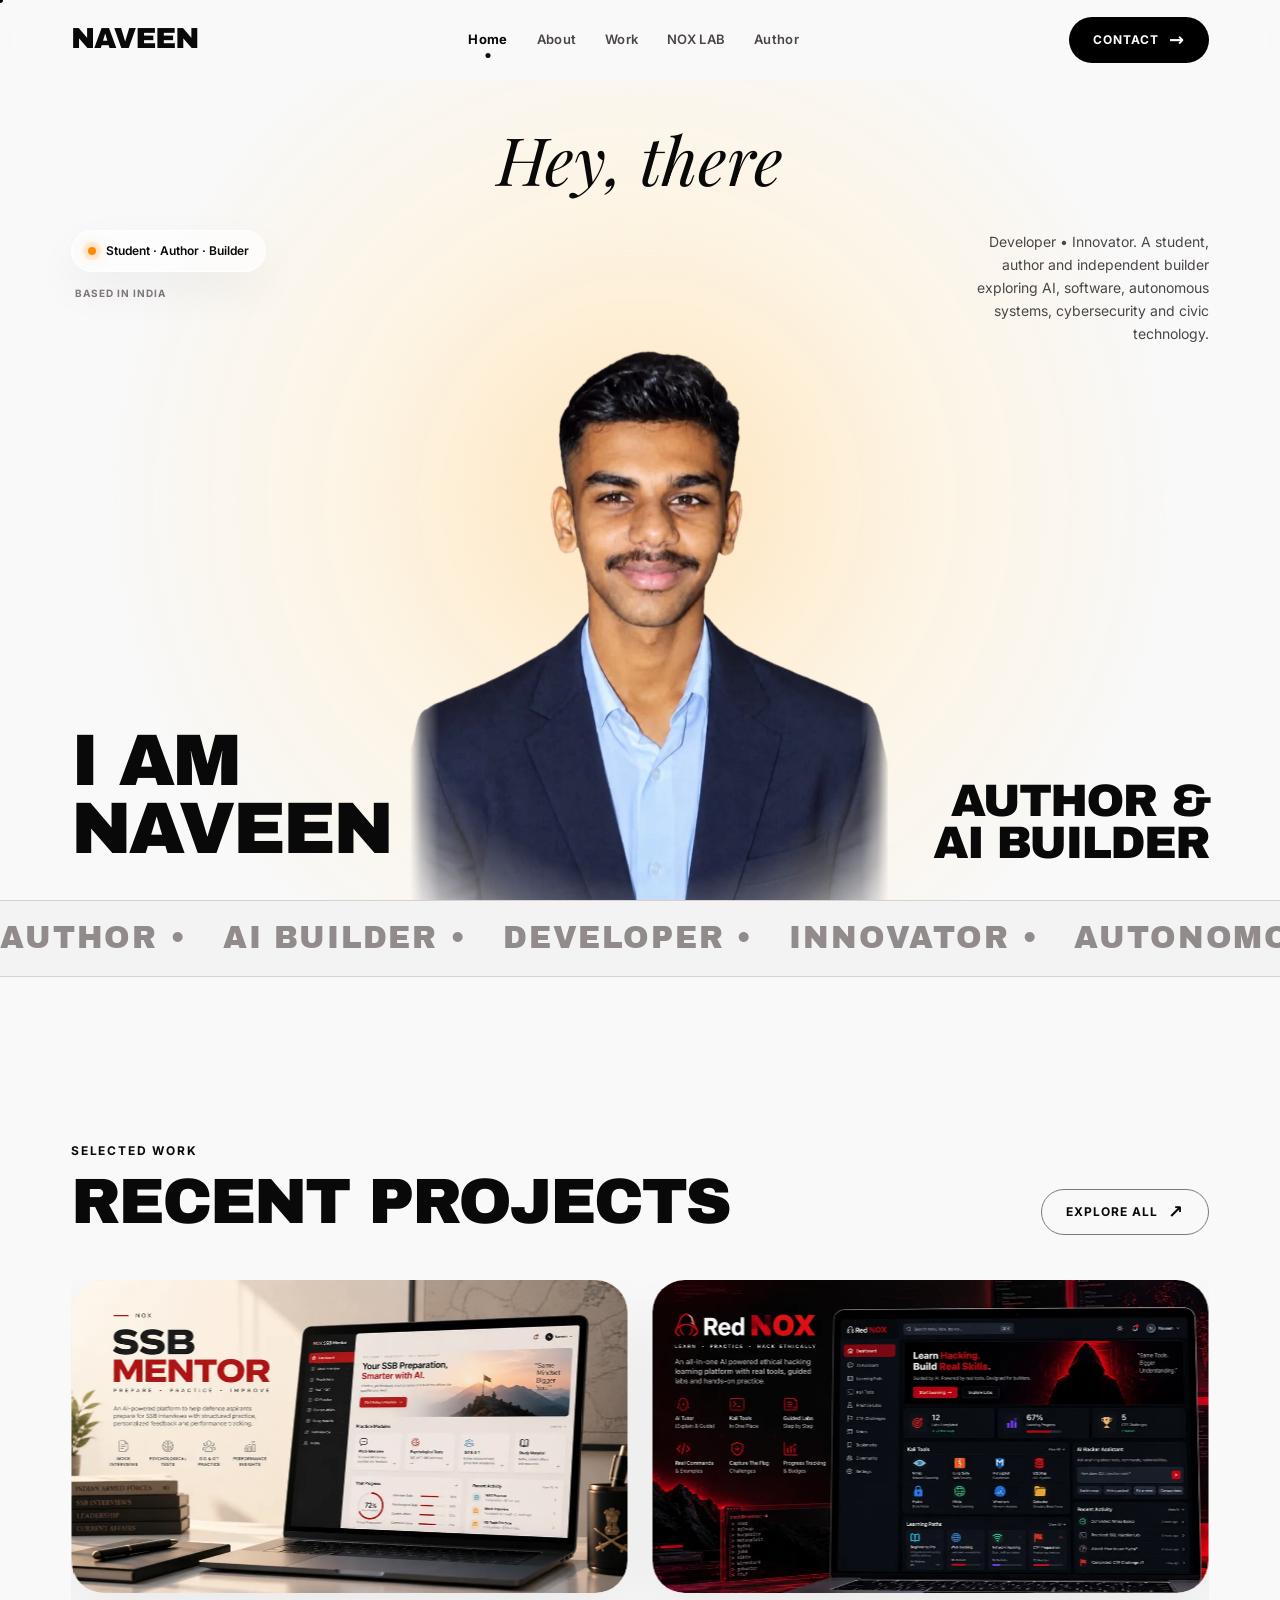
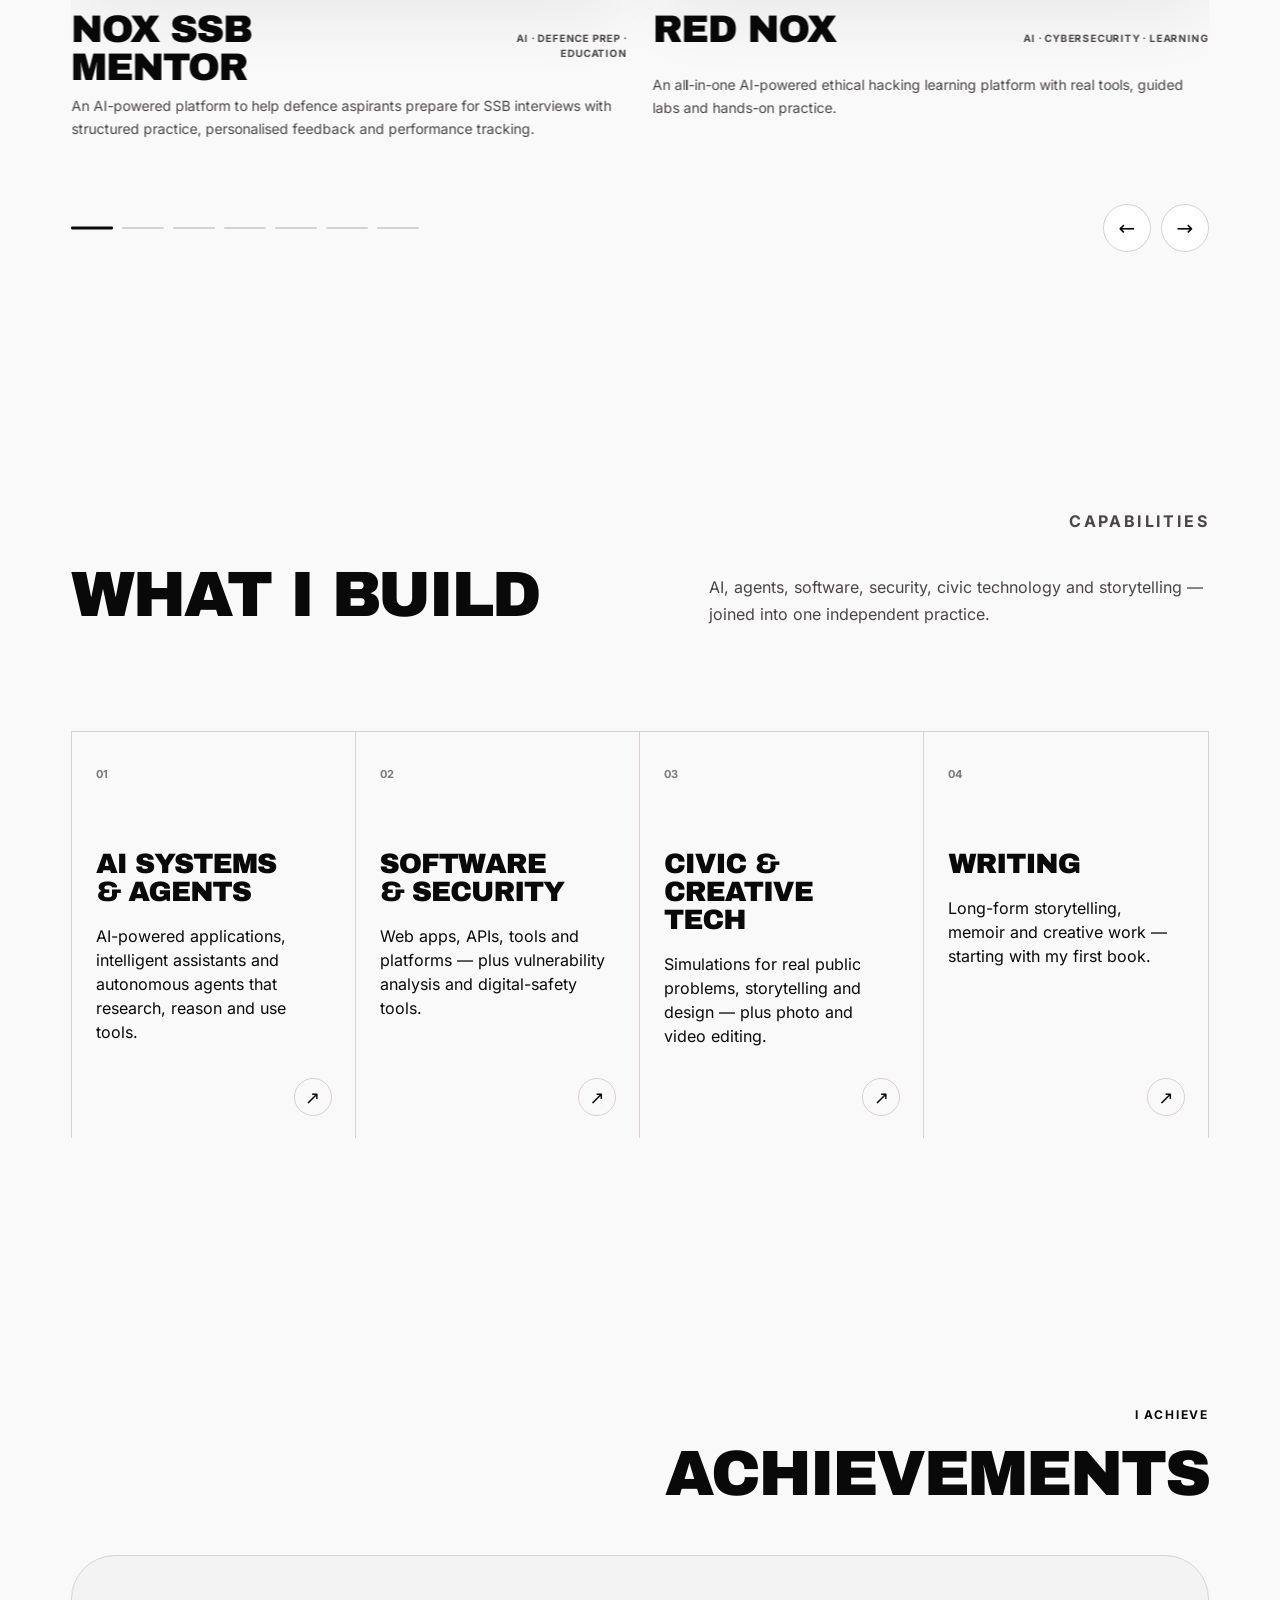
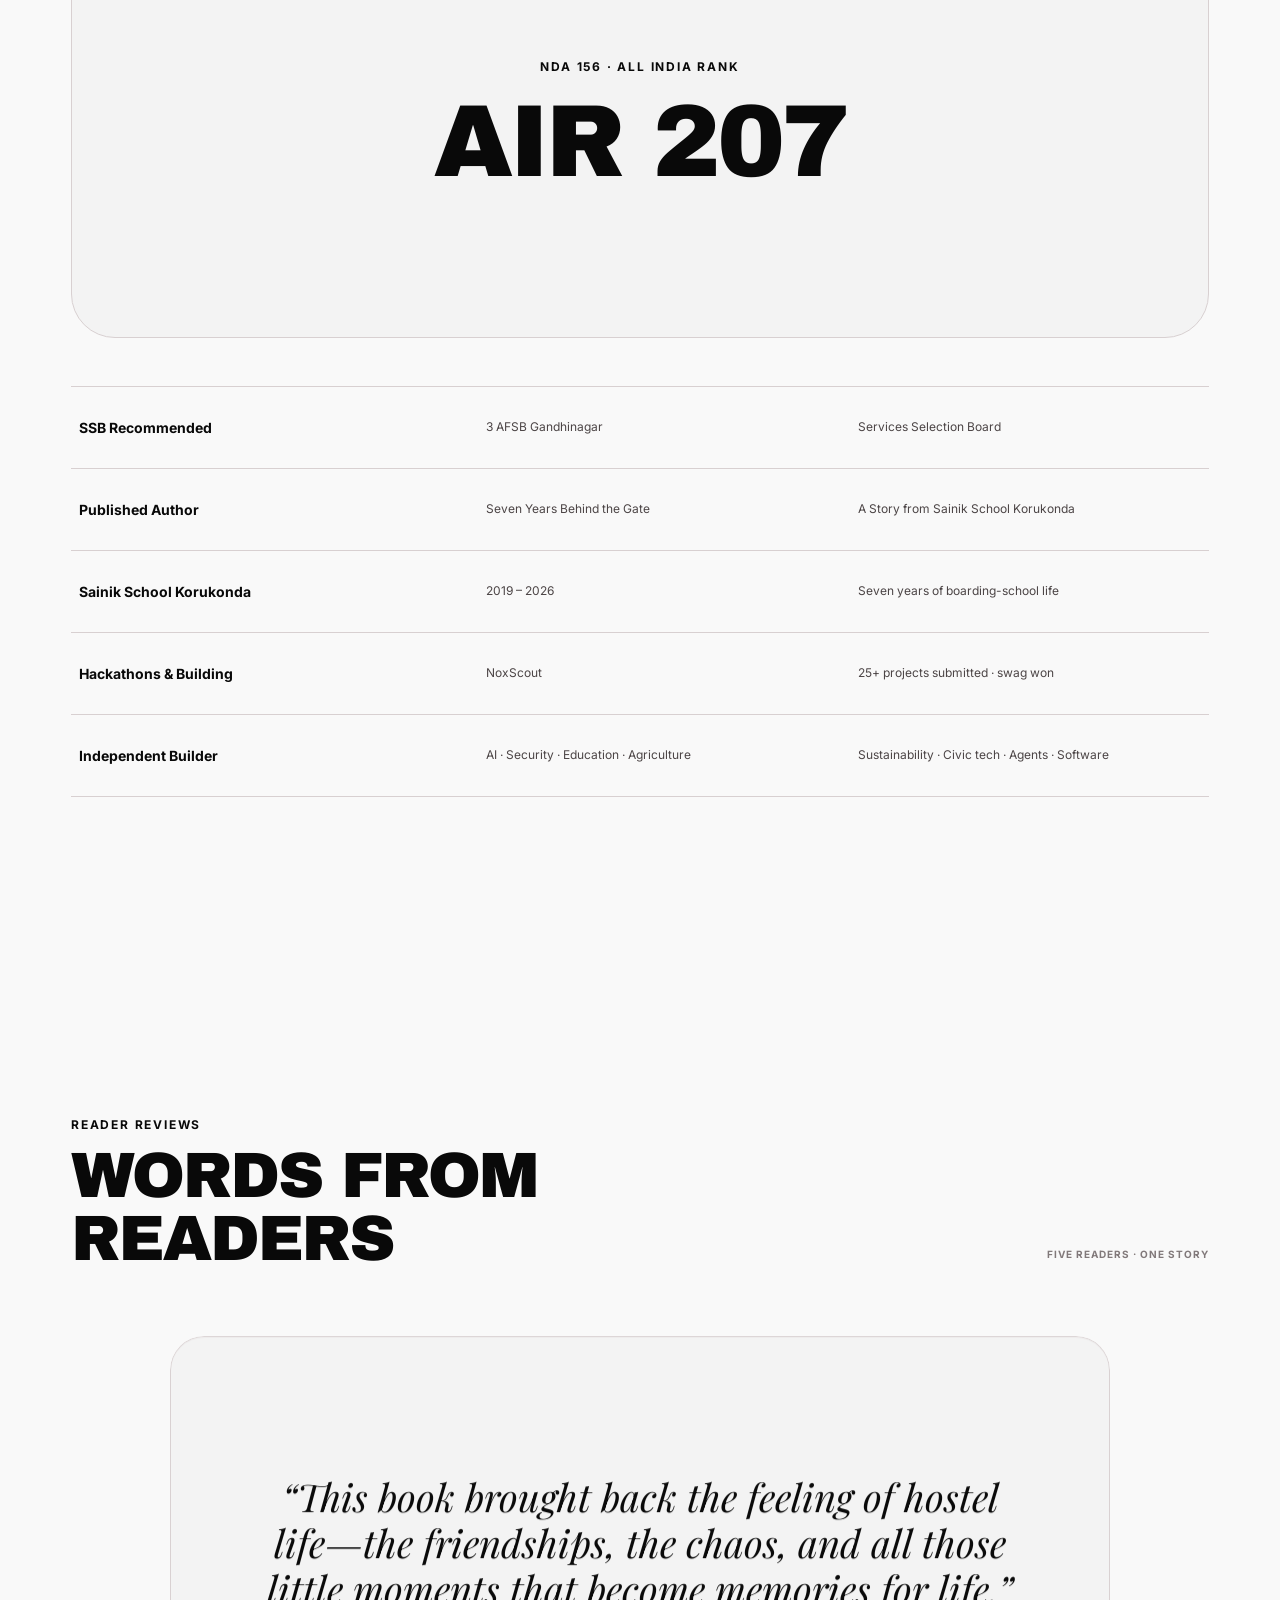
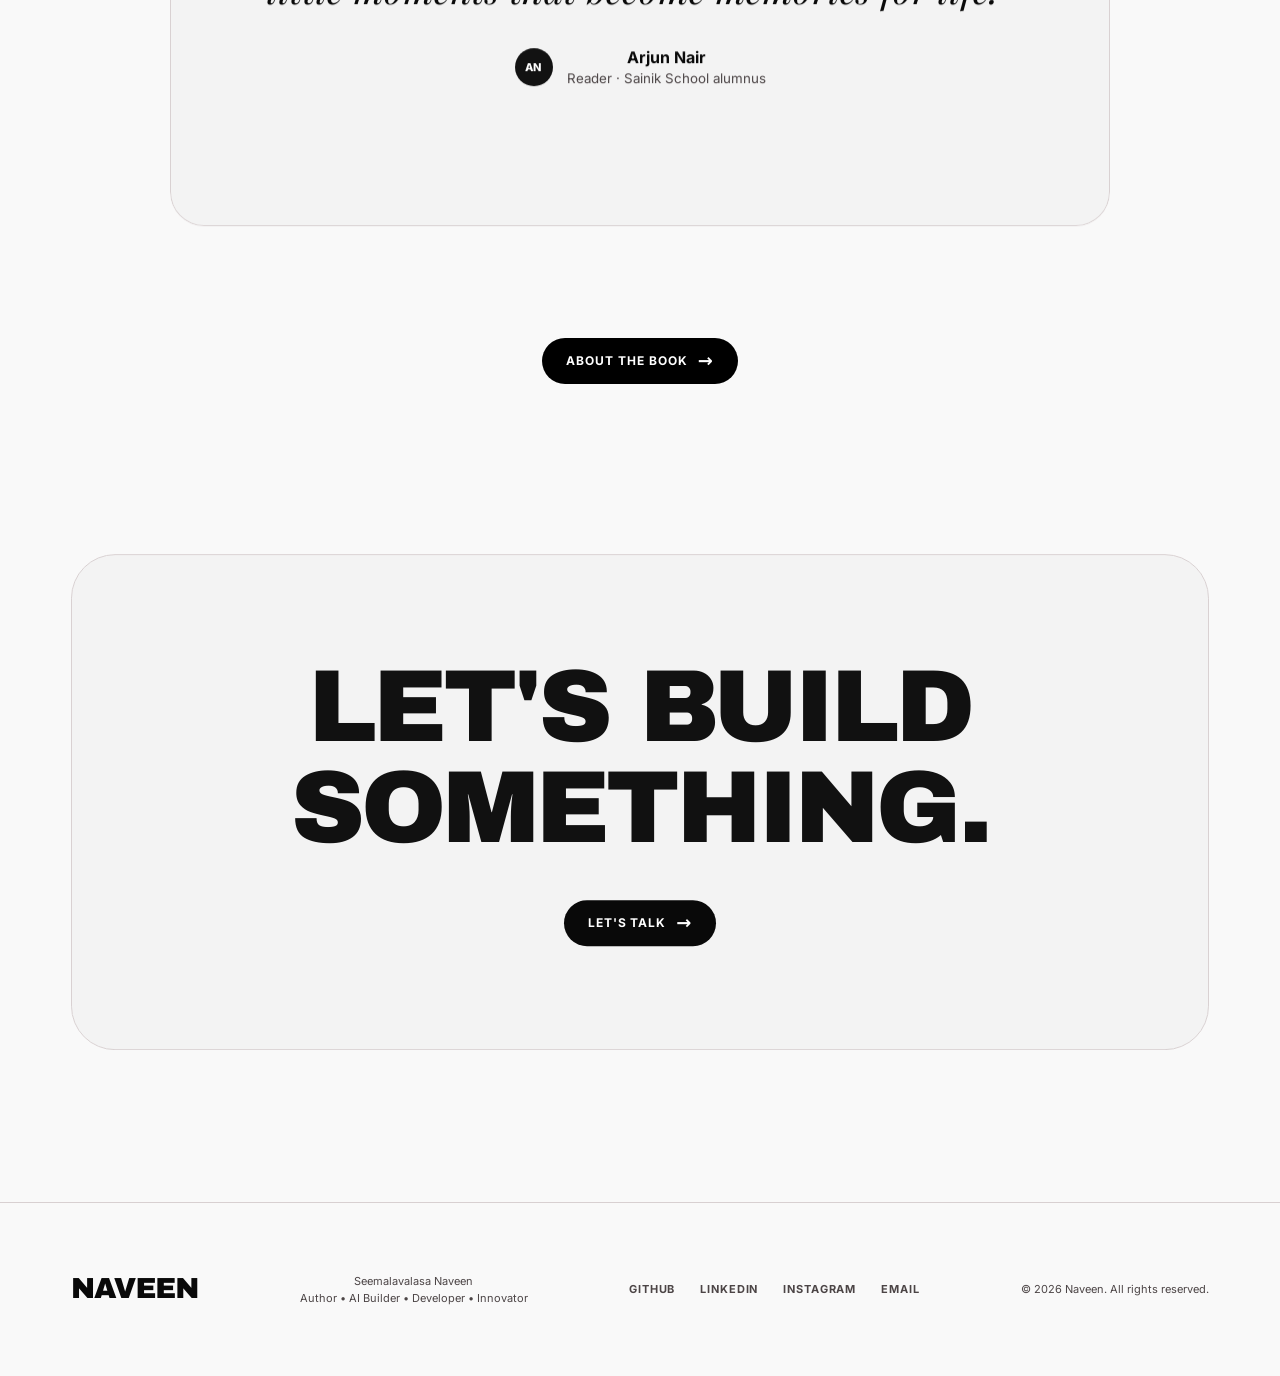
<file: index.html>
<!DOCTYPE html><html lang="en"><head><meta charset="utf-8"><meta name="viewport" content="width=device-width, initial-scale=1">
<title>Naveen S | Seemalavalasa Naveen — Author & AI Builder</title><meta name="description" content="Seemalavalasa Naveen (Naveen S) is an Indian author, AI builder and developer, writer of Seven Years Behind the Gate, a memoir from Sainik School Korukonda."><meta name="keywords" content="Seemalavalasa Naveen, Naveen S, Naveen author, Seven Years Behind the Gate, Sainik School Korukonda, ProfoundWriters Publication, AI builder, developer, NOX LAB, autonomous agents, cybersecurity, civic technology"><meta name="author" content="Seemalavalasa Naveen"><meta name="robots" content="index, follow, max-image-preview:large, max-snippet:-1, max-video-preview:-1"><meta name="theme-color" content="#f9f9f9">
<link rel="canonical" href="https://seemalavalasanaveen.page.gd/">
<meta property="og:type" content="profile"><meta property="og:site_name" content="Seemalavalasa Naveen"><meta property="og:locale" content="en_IN"><meta property="og:url" content="https://seemalavalasanaveen.page.gd/"><meta property="og:title" content="Naveen S | Seemalavalasa Naveen — Author & AI Builder"><meta property="og:description" content="Seemalavalasa Naveen (Naveen S) is an Indian author, AI builder and developer, writer of Seven Years Behind the Gate, a memoir from Sainik School Korukonda."><meta property="og:image" content="https://seemalavalasanaveen.page.gd/assets/images/share.jpg"><meta property="og:image:width" content="1200"><meta property="og:image:height" content="630"><meta property="og:image:alt" content="Seemalavalasa Naveen (Naveen S) — author, AI builder and developer, author of Seven Years Behind the Gate"><meta property="profile:first_name" content="Naveen"><meta property="profile:last_name" content="Seemalavalasa"><meta property="profile:username" content="Naveen S">
<meta name="twitter:card" content="summary_large_image"><meta name="twitter:title" content="Naveen S | Seemalavalasa Naveen — Author & AI Builder"><meta name="twitter:description" content="Seemalavalasa Naveen (Naveen S) is an Indian author, AI builder and developer, writer of Seven Years Behind the Gate, a memoir from Sainik School Korukonda."><meta name="twitter:image" content="https://seemalavalasanaveen.page.gd/assets/images/share.jpg"><meta name="twitter:image:alt" content="Seemalavalasa Naveen (Naveen S) — author, AI builder and developer">
<link rel="icon" href="/favicon.ico" sizes="any"><link rel="icon" type="image/png" sizes="32x32" href="/favicon-32x32.png"><link rel="apple-touch-icon" href="/apple-touch-icon.png">
<link rel="preload" href="/assets/fonts/archivo-black-latin.woff2" as="font" type="font/woff2" crossorigin><link rel="preload" href="/assets/fonts/playfair-display-italic.woff2" as="font" type="font/woff2" crossorigin><link rel="preload" href="/assets/fonts/inter-variable.woff2" as="font" type="font/woff2" crossorigin>
<link rel="stylesheet" href="/assets/css/styles.css">
<script type="application/ld+json">{"@context": "https://schema.org", "@graph": [{"@type": "WebSite", "@id": "https://seemalavalasanaveen.page.gd/#website", "url": "https://seemalavalasanaveen.page.gd/", "name": "Seemalavalasa Naveen", "alternateName": "Naveen S", "inLanguage": "en", "publisher": {"@id": "https://seemalavalasanaveen.page.gd/#person"}}, {"@type": "ProfilePage", "@id": "https://seemalavalasanaveen.page.gd/#profile", "url": "https://seemalavalasanaveen.page.gd/", "name": "Naveen S | Seemalavalasa Naveen — Author & AI Builder", "about": {"@id": "https://seemalavalasanaveen.page.gd/#person"}, "mainEntity": {"@id": "https://seemalavalasanaveen.page.gd/#person"}, "inLanguage": "en", "isPartOf": {"@id": "https://seemalavalasanaveen.page.gd/#website"}, "primaryImageOfPage": {"@type": "ImageObject", "url": "https://seemalavalasanaveen.page.gd/assets/images/naveen-portrait-cutout.webp"}}, {"@type": "Person", "@id": "https://seemalavalasanaveen.page.gd/#person", "name": "Seemalavalasa Naveen", "alternateName": ["Naveen S", "Naveen"], "givenName": "Naveen", "familyName": "Seemalavalasa", "url": "https://seemalavalasanaveen.page.gd/", "image": "https://seemalavalasanaveen.page.gd/assets/images/seemalavalasa-naveen-portrait.webp", "jobTitle": "Author, AI Builder and Developer", "description": "Seemalavalasa Naveen (pen name Naveen S) is an Indian author, AI builder and developer, and the author of the memoir Seven Years Behind the Gate: A Story from Sainik School Korukonda.", "nationality": {"@type": "Country", "name": "India"}, "email": "mailto:5799s.naveen@gmail.com", "alumniOf": {"@type": "EducationalOrganization", "name": "Sainik School Korukonda"}, "knowsAbout": ["Artificial intelligence", "Autonomous agents", "Software development", "Cybersecurity", "Civic technology", "Creative writing", "Photo and video editing"], "sameAs": ["https://www.linkedin.com/in/seemalavalasa-naveen/", "https://github.com/Naveen57990", "https://www.instagram.com/_naveen_5799_/"], "subjectOf": {"@id": "https://seemalavalasanaveen.page.gd/#book"}}, {"@type": "Book", "@id": "https://seemalavalasanaveen.page.gd/#book", "name": "Seven Years Behind the Gate", "alternativeHeadline": "A Story from Sainik School Korukonda", "author": {"@id": "https://seemalavalasanaveen.page.gd/#person"}, "image": "https://seemalavalasanaveen.page.gd/assets/images/seven-years-behind-the-gate-book-cover.jpg", "inLanguage": "en", "genre": ["Memoir", "Coming-of-age"], "description": "A memoir-inspired coming-of-age story based on seven formative years at Sainik School Korukonda.", "url": "https://www.amazon.in/SEVEN-YEARS-BEHIND-GATE-Naveen/dp/B0HJQBPVYP", "sameAs": "https://www.amazon.in/SEVEN-YEARS-BEHIND-GATE-Naveen/dp/B0HJQBPVYP", "workExample": [{"@type": "Book", "bookFormat": "https://schema.org/EBook", "name": "Seven Years Behind the Gate (eBook)", "author": {"@id": "https://seemalavalasanaveen.page.gd/#person"}, "publisher": {"@id": "https://seemalavalasanaveen.page.gd/#person"}, "inLanguage": "en"}, {"@type": "Book", "bookFormat": "https://schema.org/Paperback", "name": "Seven Years Behind the Gate (Paperback)", "author": {"@id": "https://seemalavalasanaveen.page.gd/#person"}, "publisher": {"@type": "Organization", "name": "ProfoundWriters Publication"}, "inLanguage": "en"}]}]}</script></head><body data-page="home"><div class="page-transition" aria-hidden="true"><span>NAVEEN</span></div><div class="cursor-dot"></div><div class="cursor-ring"></div>
<a class="skip-link" href="#main">Skip to content</a>
<header class="site-header"><div class="container nav-shell"><a class="brand" href="/">NAVEEN</a>
<nav class="nav-links" aria-label="Primary"><a class="nav-link" href="/" aria-current="page">Home</a><a class="nav-link" href="/about/">About</a><a class="nav-link" href="/work/">Work</a><a class="nav-link" href="/lab/">NOX LAB</a><a class="nav-link" href="/author/">Author</a></nav>
<a class="pill-button nav-cta magnetic" href="/contact/">Contact <span class="arrow">→</span></a>
<button class="menu-toggle" aria-expanded="false" aria-label="Open menu"><span></span></button></div></header>
<aside class="mobile-menu" aria-label="Mobile"><a href="/">Home</a><a href="/about/">About</a><a href="/work/">Work</a><a href="/lab/">NOX LAB</a><a href="/author/">Author</a><a class="pill-button" href="/contact/">Contact <span class="arrow">→</span></a></aside>
<main id="main" class="page-main"><section class="hero" id="top"><div class="hero-glow"></div><div class="container"><div class="hero-stage">
<h2 class="hero-kicker serif reveal">Hey, there</h2>
<div class="hero-meta reveal-left"><span class="status-pill"><i class="status-dot"></i>Student · Author · Builder</span><span class="hero-location">Based in India</span></div>
<p class="hero-specialty reveal-right">Developer • Innovator. A student, author and independent builder exploring AI, software, autonomous systems, cybersecurity and civic technology.</p>
<h1 class="hero-name display reveal-left"><span>I AM</span><span>NAVEEN</span><span class="sr-only">Seemalavalasa Naveen (Naveen S) — author, AI builder and developer</span></h1>
<div class="hero-portrait-wrap clip-reveal"><i class="hero-orbit hero-orbit--one"></i><i class="hero-orbit hero-orbit--two"></i><img class="hero-portrait" alt="Portrait of Seemalavalasa Naveen (Naveen S), Indian author, AI builder and developer" src="/assets/images/naveen-portrait-cutout.webp"></div>
<h2 class="hero-role display reveal-right"><span>Author &amp;</span><span>AI Builder</span></h2>
</div></div></section><div class="marquee" aria-hidden="true"><div class="marquee-track"><span>Author •</span><span>AI Builder •</span><span>Developer •</span><span>Innovator •</span><span>Autonomous Agents •</span><span>Cybersecurity •</span><span>Civic Tech •</span><span>Photo & Video Editing •</span><span>Author •</span><span>AI Builder •</span><span>Developer •</span><span>Innovator •</span><span>Autonomous Agents •</span><span>Cybersecurity •</span><span>Civic Tech •</span><span>Photo & Video Editing •</span><span>Author •</span><span>AI Builder •</span><span>Developer •</span><span>Innovator •</span><span>Autonomous Agents •</span><span>Cybersecurity •</span><span>Civic Tech •</span><span>Photo & Video Editing •</span><span>Author •</span><span>AI Builder •</span><span>Developer •</span><span>Innovator •</span><span>Autonomous Agents •</span><span>Cybersecurity •</span><span>Civic Tech •</span><span>Photo & Video Editing •</span></div></div>
<section class="section projects-strip"><div class="container"><div class="section-heading-row"><div><p class="eyebrow reveal">Selected work</p><h2 class="section-title reveal">Recent Projects</h2></div><a class="pill-button pill-button--outline" href="/work/">Explore all <span class="arrow">↗</span></a></div><div class="work-slider reveal" data-work-slider>
<div class="work-slider-viewport"><div class="work-slider-track" data-slider-track>
<article class="work-slide showcase-card"><a href="https://github.com/Naveen57990/NOX-SSB-MENTOR" target="_blank" rel="noopener" class="showcase-media showcase-media--peach"><img src="/assets/images/nox-ssb-mentor-ai-ssb-preparation.webp" alt="NOX SSB Mentor — AI-powered SSB interview preparation platform by Seemalavalasa Naveen" loading="lazy"><span class="project-chip">View on GitHub ↗</span></a><div class="showcase-caption"><h3>NOX SSB Mentor</h3><span>AI · Defence Prep · Education</span></div><p class="slide-desc">An AI-powered platform to help defence aspirants prepare for SSB interviews with structured practice, personalised feedback and performance tracking.</p></article>
<article class="work-slide showcase-card"><a href="https://github.com/Naveen57990/REDNOX" target="_blank" rel="noopener" class="showcase-media"><img src="/assets/images/red-nox-ethical-hacking-platform.webp" alt="Red NOX — AI ethical hacking and cybersecurity learning platform with Kali Linux tools" loading="lazy"><span class="project-chip">View on GitHub ↗</span></a><div class="showcase-caption"><h3>Red NOX</h3><span>AI · Cybersecurity · Learning</span></div><p class="slide-desc">An all-in-one AI-powered ethical hacking learning platform with real tools, guided labs and hands-on practice.</p></article>
<article class="work-slide showcase-card"><div class="showcase-media showcase-media--peach"><img src="/assets/images/airi-study-buddy-app.webp" alt="Airi Study Buddy — AI study companion app for students" loading="lazy"></div><div class="showcase-caption"><h3>Airi Study Buddy</h3><span>AI · Education · Productivity</span></div><p class="slide-desc">A study companion that keeps you on track — chat, doubt solving, study plans and a live voice nudge if you get distracted.</p></article>
<article class="work-slide showcase-card"><div class="showcase-media"><img src="/assets/images/krishi-ai-farming-assistant.webp" alt="Krishi AI — AI crop disease detection assistant for farmers" loading="lazy"></div><div class="showcase-caption"><h3>Krishi AI</h3><span>AI · Agriculture · Social Impact</span></div><p class="slide-desc">An AI assistant for farmers to identify crop diseases from a photo or voice and get solutions in their local language.</p></article>
<article class="work-slide showcase-card"><a href="https://github.com/Naveen57990/NOX-VULN_SCANNER" target="_blank" rel="noopener" class="showcase-media showcase-media--peach"><img src="/assets/images/nox-vulnerability-scanner.webp" alt="NOX Vulnerability Scanner — website security scanning platform with human-friendly reports" loading="lazy"><span class="project-chip">View on GitHub ↗</span></a><div class="showcase-caption"><h3>NOX Vulnerability Scanner</h3><span>Cybersecurity · Security Tools · AI</span></div><p class="slide-desc">Give it a URL and it runs a suite of security tools, looks for bugs and writes the findings up in a clear, human-friendly report automatically.</p></article>
<article class="work-slide showcase-card"><a href="https://github.com/Naveen57990/SMART-ALARM-RED" target="_blank" rel="noopener" class="showcase-media"><img src="/assets/images/smart-alarm-red-android-app.webp" alt="Smart Alarm RED — Android smart alarm with Telegram bot remote device manager" loading="lazy"><span class="project-chip">View on GitHub ↗</span></a><div class="showcase-caption"><h3>Smart Alarm RED</h3><span>Android · Automation · Remote Control</span></div><p class="slide-desc">An Android smart alarm with wake-up challenges, plus a secure, user-authorised remote device manager controlled through Telegram bot commands.</p></article>
<article class="work-slide showcase-card"><a href="https://github.com/Naveen57990/NOX-ECOSCAN" target="_blank" rel="noopener" class="showcase-media showcase-media--peach"><img src="/assets/images/nox-ecoscan-sustainable-shopping.webp" alt="NOX EcoScan — barcode scanner app for sustainable product choices" loading="lazy"><span class="project-chip">View on GitHub ↗</span></a><div class="showcase-caption"><h3>NOX EcoScan</h3><span>AI · Sustainability · Environment</span></div><p class="slide-desc">Scan a product barcode (or search online) to see its quality, materials and sustainability — and get better alternatives in the same price range.</p></article>
</div></div>
<div class="work-slider-controls"><div class="work-slider-dots" data-slider-dots></div><p class="sr-only" data-slider-status aria-live="polite"></p><div class="work-slider-buttons"><button class="slider-button" type="button" data-slider-prev aria-label="Previous projects">←</button><button class="slider-button" type="button" data-slider-next aria-label="Next projects">→</button></div></div>
</div></div></section>
<section class="section-tight services-home"><div class="container"><div class="services-heading"><p class="eyebrow reveal">Capabilities</p><h2 class="section-title reveal">What I Build</h2><p class="reveal">AI, agents, software, security, civic technology and storytelling — joined into one independent practice.</p></div>
<div class="service-preview-grid">
<a class="service-card--rich" href="/lab/"><span class="service-index">01</span><h3>AI Systems &amp; Agents</h3><p>AI-powered applications, intelligent assistants and autonomous agents that research, reason and use tools.</p><span class="service-arrow">↗</span><figure class="service-preview" aria-hidden="true"><img src="/assets/images/noxscout-autonomous-hackathon-agent.webp" alt=""><figcaption><strong>NoxScout</strong><span>Autonomous agent</span></figcaption></figure></a>
<a class="service-card--rich" href="/work/"><span class="service-index">02</span><h3>Software &amp; Security</h3><p>Web apps, APIs, tools and platforms — plus vulnerability analysis and digital-safety tools.</p><span class="service-arrow">↗</span><figure class="service-preview" aria-hidden="true"><img src="/assets/images/nox-vulnerability-scanner.webp" alt=""><figcaption><strong>NOX Vulnerability Scanner</strong><span>Security tool</span></figcaption></figure></a>
<a class="service-card--rich" href="/lab/"><span class="service-index">03</span><h3>Civic &amp; Creative Tech</h3><p>Simulations for real public problems, storytelling and design — plus photo and video editing.</p><span class="service-arrow">↗</span><figure class="service-preview" aria-hidden="true"><img src="/assets/images/india-sim-policy-simulation.webp" alt=""><figcaption><strong>INDIA SIM</strong><span>Civic simulation</span></figcaption></figure></a>
<a class="service-card--rich" href="/author/"><span class="service-index">04</span><h3>Writing</h3><p>Long-form storytelling, memoir and creative work — starting with my first book.</p><span class="service-arrow">↗</span><figure class="service-preview" aria-hidden="true"><img src="/assets/images/seven-years-behind-the-gate-book-cover.jpg" alt="" style="object-position:center 17%"><figcaption><strong>Seven Years Behind the Gate</strong><span>Memoir · Book</span></figcaption></figure></a>
</div></div></section>
<section class="section"><div class="container"><div class="experience-header"><p class="eyebrow reveal">I achieve</p><h2 class="section-title reveal">Achievements</h2></div>
<div class="cta-panel air-panel reveal"><p class="eyebrow">NDA 156 · All India Rank</p><h2><span>AIR <em data-count="209">209</em></span></h2></div>
<div class="experience-list" style="margin-top:48px">
<div class="experience-row reveal"><strong>SSB Recommended</strong><span>3 AFSB Gandhinagar</span><span>Services Selection Board</span></div>
<div class="experience-row reveal"><strong>Published Author</strong><span>Seven Years Behind the Gate</span><span>A Story from Sainik School Korukonda</span></div>
<div class="experience-row reveal"><strong>Sainik School Korukonda</strong><span>2019 – 2026</span><span>Seven years of boarding-school life</span></div>
<div class="experience-row reveal"><strong>Hackathons &amp; Building</strong><span>NoxScout</span><span>25+ projects submitted · swag won</span></div>
<div class="experience-row reveal"><strong>Independent Builder</strong><span>AI · Security · Education · Agriculture</span><span>Sustainability · Civic tech · Agents · Software</span></div>
</div></div></section>
<section class="section testimonials-section"><div class="container"><div class="section-heading-row testimonials-heading"><div><p class="eyebrow reveal">Reader reviews</p><h2 class="section-title reveal">Words from<br>readers</h2></div><p class="testimonial-count reveal">Five readers · One story</p></div>
<div class="testimonial-slider reveal" data-testimonial-slider><div class="testimonial-viewport"><div class="testimonial-track" data-testimonial-track>
<article class="quote-card testimonial-slide"><blockquote>“This book brought back the feeling of hostel life—the friendships, the chaos, and all those little moments that become memories for life.”</blockquote><div class="quote-person"><span class="quote-avatar quote-avatar--initials">AN</span><span><strong>Arjun Nair</strong><small>Reader · Sainik School alumnus</small></span></div></article>
<article class="quote-card testimonial-slide"><blockquote>“It felt incredibly nostalgic. The friendships, homesickness and everyday school moments were written in a way that felt very real.”</blockquote><div class="quote-person"><span class="quote-avatar quote-avatar--initials">A</span><span><strong>Ananya</strong><small>Reader · Student</small></span></div></article>
<article class="quote-card testimonial-slide"><blockquote>“What I loved most was how ordinary moments slowly became unforgettable memories. It made me think about my own school years.”</blockquote><div class="quote-person"><span class="quote-avatar quote-avatar--initials">I</span><span><strong>Ishita</strong><small>Reader · Student</small></span></div></article>
<article class="quote-card testimonial-slide"><blockquote>“A warm and emotional story about friendship, growing up and leaving behind a place that eventually feels like home.”</blockquote><div class="quote-person"><span class="quote-avatar quote-avatar--initials">M</span><span><strong>Meera</strong><small>Reader</small></span></div></article>
<article class="quote-card testimonial-slide"><blockquote>“I smiled, laughed and genuinely missed those school days while reading it. The story captures the feeling of growing up with your friends beautifully.”</blockquote><div class="quote-person"><span class="quote-avatar quote-avatar--initials">AM</span><span><strong>Aadhya Menon</strong><small>Reader</small></span></div></article>
</div></div>
<div class="testimonial-controls"><div class="testimonial-dots" data-testimonial-dots></div><p class="sr-only" data-testimonial-status aria-live="polite"></p><div class="testimonial-buttons"><button class="slider-button" type="button" data-testimonial-prev aria-label="Previous review">←</button><button class="slider-button" type="button" data-testimonial-next aria-label="Next review">→</button></div></div></div>
<p style="text-align:center;margin-top:40px"><a class="pill-button" href="/author/">About the book <span class="arrow">→</span></a></p></div></section>
<section class="cta"><div class="container"><div class="cta-panel reveal"><h2><span>Let's build</span><span>something.</span></h2><a class="pill-button magnetic" href="/contact/">Let's talk <span class="arrow">→</span></a></div></div></section></main>
<footer class="site-footer"><div class="container footer-grid"><a class="brand" href="/">NAVEEN</a><div class="copyright" style="text-align:center">Seemalavalasa Naveen<br>Author • AI Builder • Developer • Innovator</div>
<nav class="footer-links"><a href="https://github.com/Naveen57990" target="_blank" rel="noopener">GitHub</a><a href="https://www.linkedin.com/in/seemalavalasa-naveen/" target="_blank" rel="noopener">LinkedIn</a><a href="https://www.instagram.com/_naveen_5799_/" target="_blank" rel="noopener">Instagram</a><a href="mailto:5799s.naveen@gmail.com">Email</a></nav>
<div class="copyright">© <span data-year></span> Naveen. All rights reserved.</div></div></footer><script src="/assets/js/gsap.min.js"></script><script src="/assets/js/ScrollTrigger.min.js"></script><script src="/assets/js/main.js"></script></body></html>
</file>
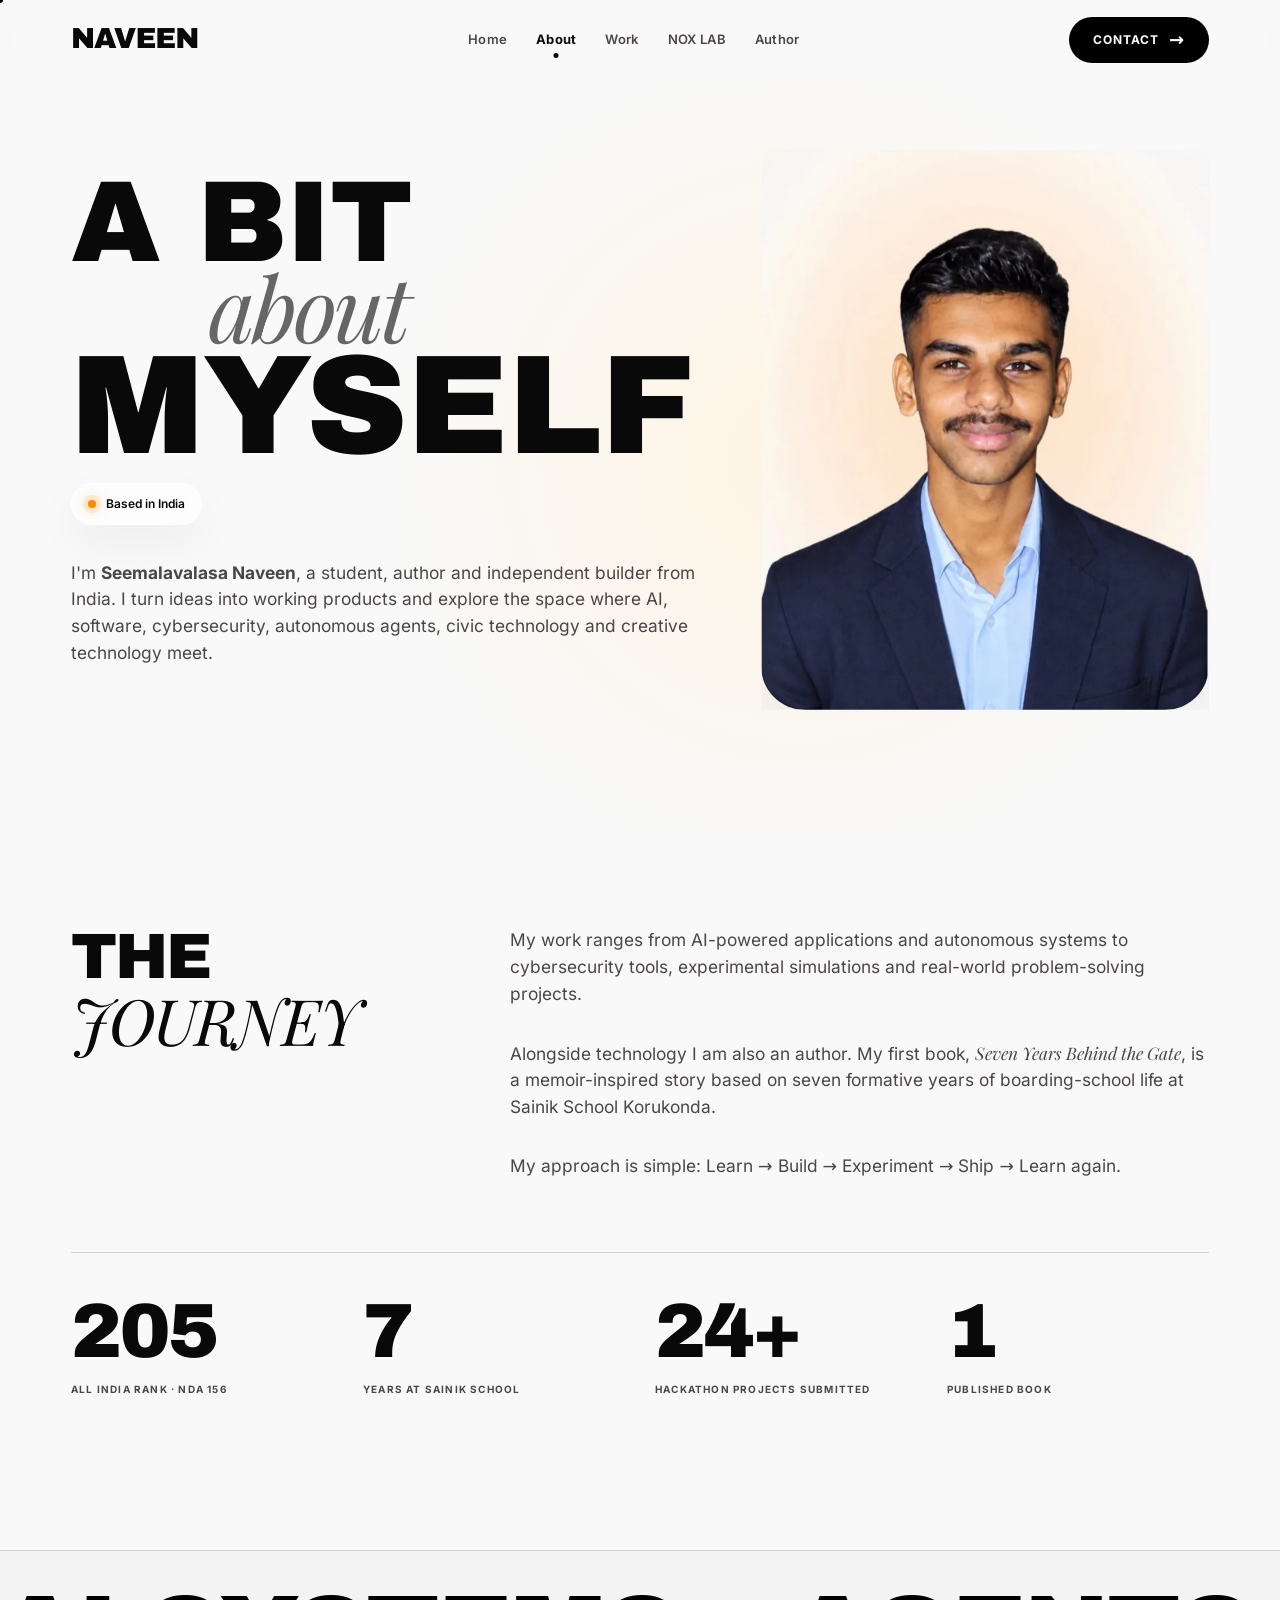
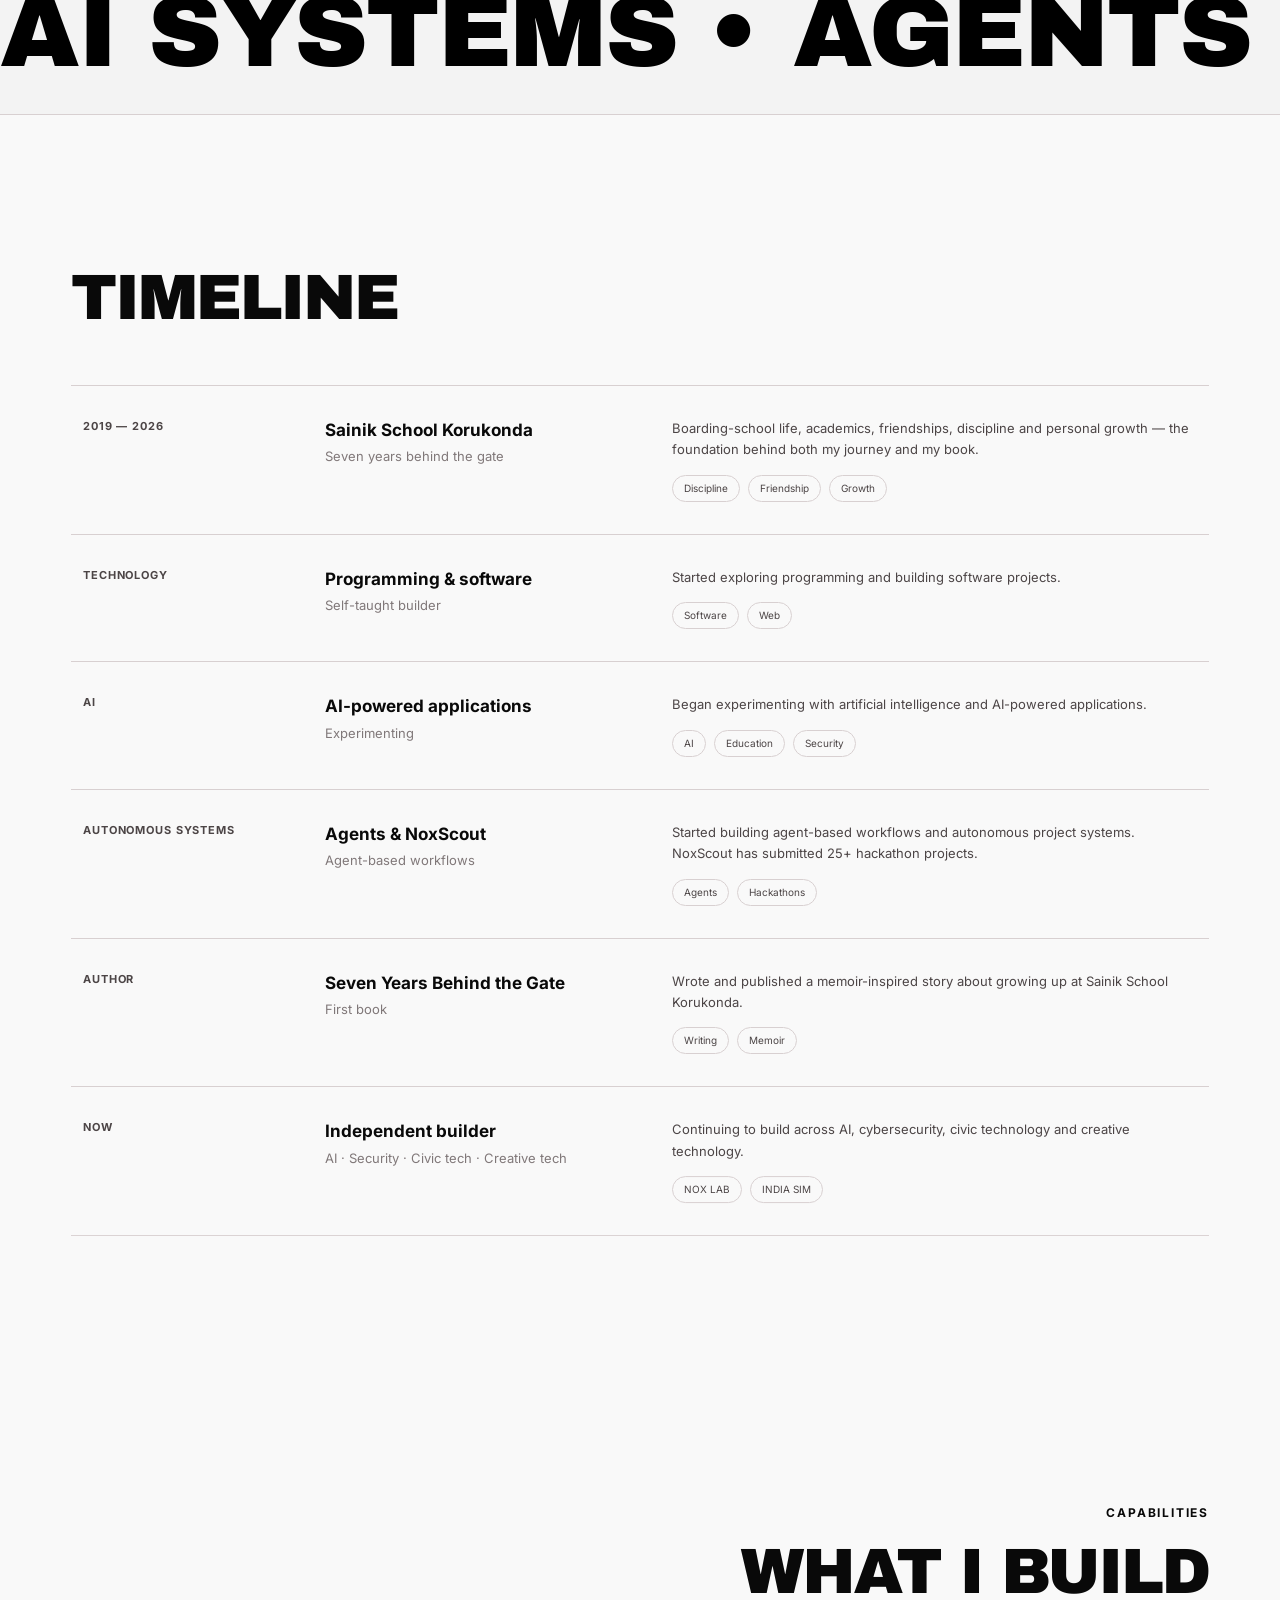
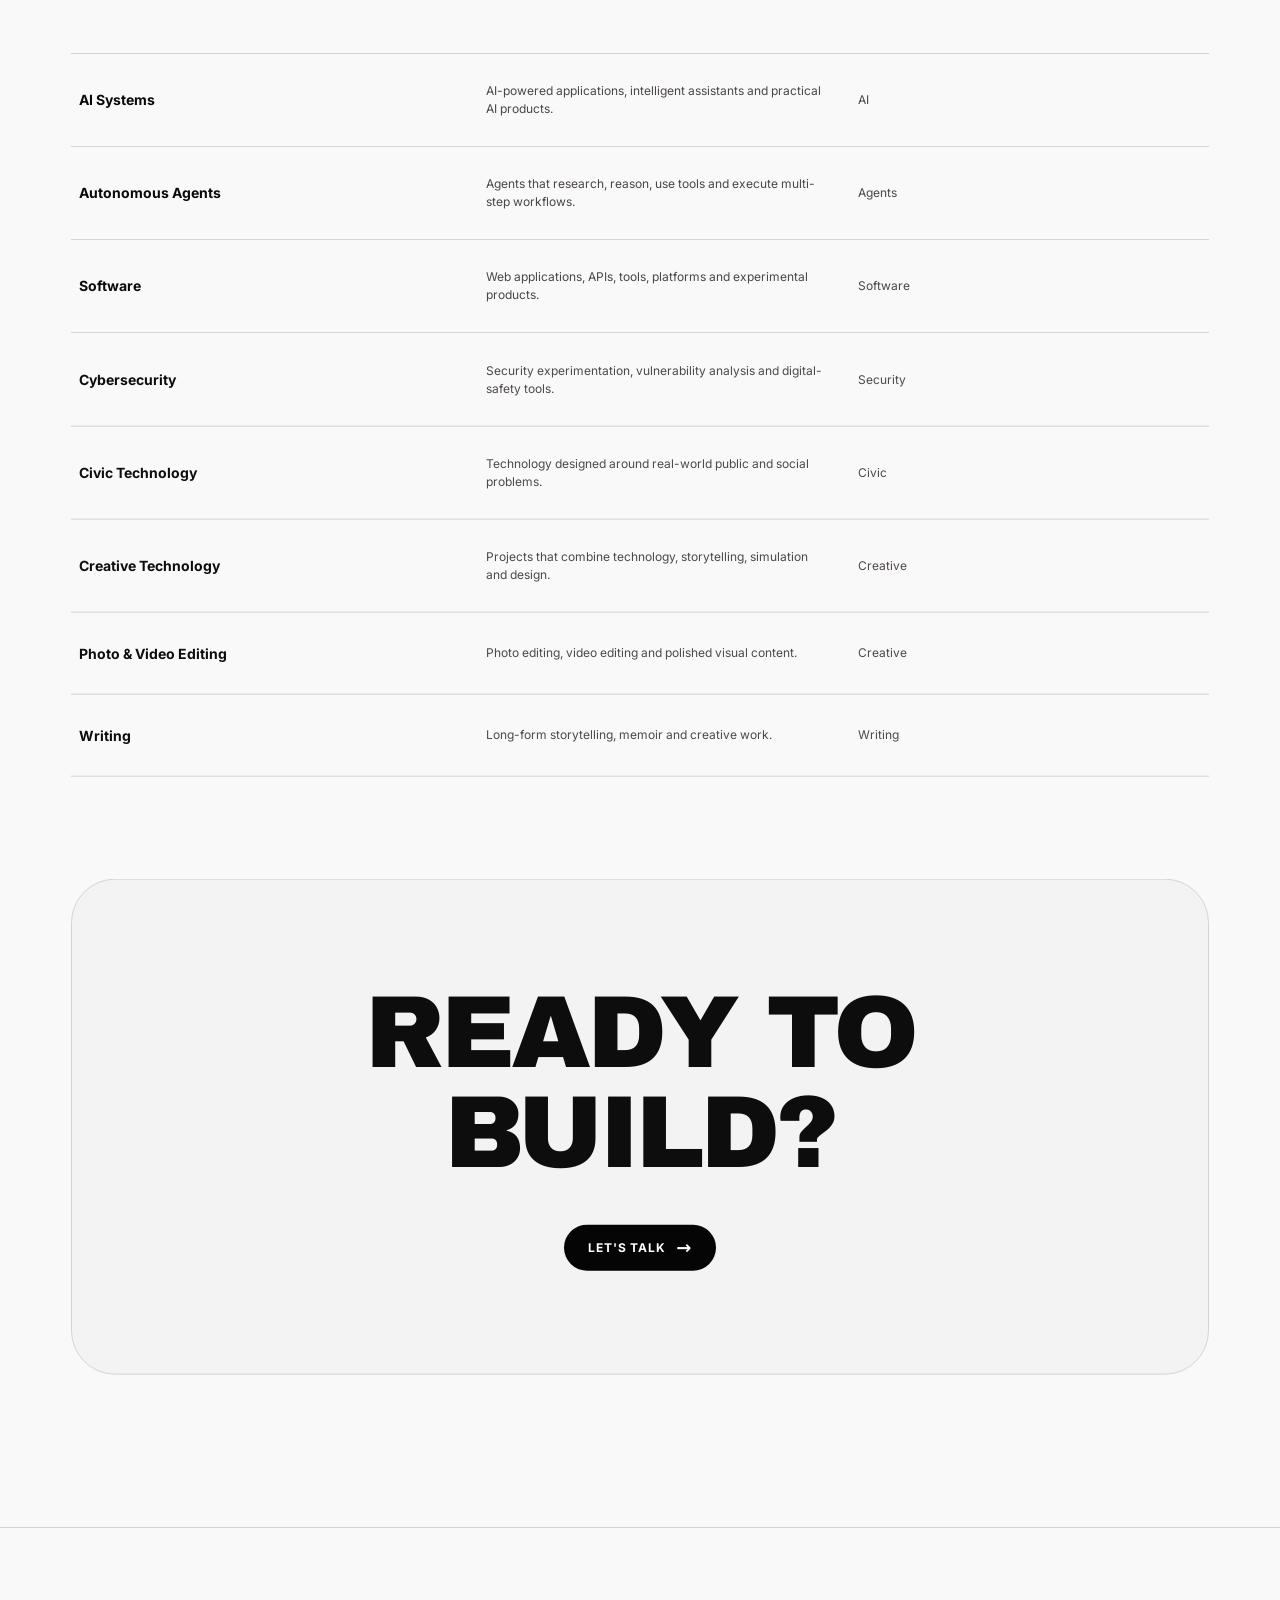
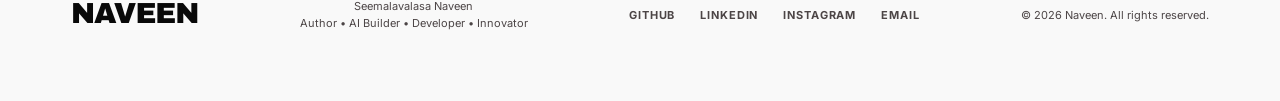
<file: about/index.html>
<!DOCTYPE html><html lang="en"><head><meta charset="utf-8"><meta name="viewport" content="width=device-width, initial-scale=1">
<title>About Seemalavalasa Naveen (Naveen S) — Author, AI Builder, Developer</title><meta name="description" content="About Seemalavalasa Naveen (Naveen S): student, author and independent builder from India working on AI, autonomous agents, cybersecurity and civic technology."><meta name="keywords" content="Seemalavalasa Naveen, Naveen S, Naveen author, Seven Years Behind the Gate, Sainik School Korukonda, ProfoundWriters Publication, AI builder, developer, NOX LAB, autonomous agents, cybersecurity, civic technology"><meta name="author" content="Seemalavalasa Naveen"><meta name="robots" content="index, follow, max-image-preview:large, max-snippet:-1, max-video-preview:-1"><meta name="theme-color" content="#f9f9f9">
<link rel="canonical" href="https://seemalavalasanaveen.page.gd/about/">
<meta property="og:type" content="website"><meta property="og:site_name" content="Seemalavalasa Naveen"><meta property="og:locale" content="en_IN"><meta property="og:url" content="https://seemalavalasanaveen.page.gd/about/"><meta property="og:title" content="About Seemalavalasa Naveen (Naveen S) — Author, AI Builder, Developer"><meta property="og:description" content="About Seemalavalasa Naveen (Naveen S): student, author and independent builder from India working on AI, autonomous agents, cybersecurity and civic technology."><meta property="og:image" content="https://seemalavalasanaveen.page.gd/assets/images/share.jpg"><meta property="og:image:width" content="1200"><meta property="og:image:height" content="630"><meta property="og:image:alt" content="Seemalavalasa Naveen (Naveen S) — author, AI builder and developer, author of Seven Years Behind the Gate">
<meta name="twitter:card" content="summary_large_image"><meta name="twitter:title" content="About Seemalavalasa Naveen (Naveen S) — Author, AI Builder, Developer"><meta name="twitter:description" content="About Seemalavalasa Naveen (Naveen S): student, author and independent builder from India working on AI, autonomous agents, cybersecurity and civic technology."><meta name="twitter:image" content="https://seemalavalasanaveen.page.gd/assets/images/share.jpg"><meta name="twitter:image:alt" content="Seemalavalasa Naveen (Naveen S) — author, AI builder and developer">
<link rel="icon" href="/favicon.ico" sizes="any"><link rel="icon" type="image/png" sizes="32x32" href="/favicon-32x32.png"><link rel="apple-touch-icon" href="/apple-touch-icon.png">
<link rel="preload" href="/assets/fonts/archivo-black-latin.woff2" as="font" type="font/woff2" crossorigin><link rel="preload" href="/assets/fonts/playfair-display-italic.woff2" as="font" type="font/woff2" crossorigin><link rel="preload" href="/assets/fonts/inter-variable.woff2" as="font" type="font/woff2" crossorigin>
<link rel="stylesheet" href="/assets/css/styles.css">
<script type="application/ld+json">{"@context": "https://schema.org", "@graph": [{"@type": "WebSite", "@id": "https://seemalavalasanaveen.page.gd/#website", "url": "https://seemalavalasanaveen.page.gd/", "name": "Seemalavalasa Naveen", "alternateName": "Naveen S", "inLanguage": "en", "publisher": {"@id": "https://seemalavalasanaveen.page.gd/#person"}}, {"@type": "WebPage", "@id": "https://seemalavalasanaveen.page.gd/about/#webpage", "url": "https://seemalavalasanaveen.page.gd/about/", "name": "About Seemalavalasa Naveen (Naveen S) — Author, AI Builder, Developer", "description": "About Seemalavalasa Naveen (Naveen S): student, author and independent builder from India working on AI, autonomous agents, cybersecurity and civic technology.", "isPartOf": {"@id": "https://seemalavalasanaveen.page.gd/#website"}, "about": {"@id": "https://seemalavalasanaveen.page.gd/#person"}, "inLanguage": "en"}, {"@type": "Person", "@id": "https://seemalavalasanaveen.page.gd/#person", "name": "Seemalavalasa Naveen", "alternateName": ["Naveen S", "Naveen"], "givenName": "Naveen", "familyName": "Seemalavalasa", "url": "https://seemalavalasanaveen.page.gd/", "image": "https://seemalavalasanaveen.page.gd/assets/images/seemalavalasa-naveen-portrait.webp", "jobTitle": "Author, AI Builder and Developer", "description": "Seemalavalasa Naveen (pen name Naveen S) is an Indian author, AI builder and developer, and the author of the memoir Seven Years Behind the Gate: A Story from Sainik School Korukonda.", "nationality": {"@type": "Country", "name": "India"}, "email": "mailto:5799s.naveen@gmail.com", "alumniOf": {"@type": "EducationalOrganization", "name": "Sainik School Korukonda"}, "knowsAbout": ["Artificial intelligence", "Autonomous agents", "Software development", "Cybersecurity", "Civic technology", "Creative writing", "Photo and video editing"], "sameAs": ["https://www.linkedin.com/in/seemalavalasa-naveen/", "https://github.com/Naveen57990", "https://www.instagram.com/_naveen_5799_/"], "subjectOf": {"@id": "https://seemalavalasanaveen.page.gd/#book"}}, {"@type": "Book", "@id": "https://seemalavalasanaveen.page.gd/#book", "name": "Seven Years Behind the Gate", "alternativeHeadline": "A Story from Sainik School Korukonda", "author": {"@id": "https://seemalavalasanaveen.page.gd/#person"}, "image": "https://seemalavalasanaveen.page.gd/assets/images/seven-years-behind-the-gate-book-cover.jpg", "inLanguage": "en", "genre": ["Memoir", "Coming-of-age"], "description": "A memoir-inspired coming-of-age story based on seven formative years at Sainik School Korukonda.", "url": "https://www.amazon.in/SEVEN-YEARS-BEHIND-GATE-Naveen/dp/B0HJQBPVYP", "sameAs": "https://www.amazon.in/SEVEN-YEARS-BEHIND-GATE-Naveen/dp/B0HJQBPVYP", "workExample": [{"@type": "Book", "bookFormat": "https://schema.org/EBook", "name": "Seven Years Behind the Gate (eBook)", "author": {"@id": "https://seemalavalasanaveen.page.gd/#person"}, "publisher": {"@id": "https://seemalavalasanaveen.page.gd/#person"}, "inLanguage": "en"}, {"@type": "Book", "bookFormat": "https://schema.org/Paperback", "name": "Seven Years Behind the Gate (Paperback)", "author": {"@id": "https://seemalavalasanaveen.page.gd/#person"}, "publisher": {"@type": "Organization", "name": "ProfoundWriters Publication"}, "inLanguage": "en"}]}, {"@type": "BreadcrumbList", "itemListElement": [{"@type": "ListItem", "position": 1, "name": "Home", "item": "https://seemalavalasanaveen.page.gd/"}, {"@type": "ListItem", "position": 2, "name": "About Seemalavalasa Naveen (Naveen S)", "item": "https://seemalavalasanaveen.page.gd/about/"}]}]}</script></head><body data-page="about"><div class="page-transition" aria-hidden="true"><span>NAVEEN</span></div><div class="cursor-dot"></div><div class="cursor-ring"></div>
<a class="skip-link" href="#main">Skip to content</a>
<header class="site-header"><div class="container nav-shell"><a class="brand" href="/">NAVEEN</a>
<nav class="nav-links" aria-label="Primary"><a class="nav-link" href="/">Home</a><a class="nav-link" href="/about/" aria-current="page">About</a><a class="nav-link" href="/work/">Work</a><a class="nav-link" href="/lab/">NOX LAB</a><a class="nav-link" href="/author/">Author</a></nav>
<a class="pill-button nav-cta magnetic" href="/contact/">Contact <span class="arrow">→</span></a>
<button class="menu-toggle" aria-expanded="false" aria-label="Open menu"><span></span></button></div></header>
<aside class="mobile-menu" aria-label="Mobile"><a href="/">Home</a><a href="/about/">About</a><a href="/work/">Work</a><a href="/lab/">NOX LAB</a><a href="/author/">Author</a><a class="pill-button" href="/contact/">Contact <span class="arrow">→</span></a></aside>
<main id="main" class="page-main"><section class="about-hero"><div class="container about-grid"><div>
<h1 class="about-title"><span class="line-a reveal-left">A bit</span><span class="line-b reveal-left">about</span><span class="line-c reveal-left">myself</span></h1>
<p class="about-status reveal"><span class="status-pill"><i class="status-dot"></i>Based in India</span></p>
<p class="about-copy body-large reveal">I'm <strong>Seemalavalasa Naveen</strong>, a student, author and independent builder from India. I turn ideas into working products and explore the space where AI, software, cybersecurity, autonomous agents, civic technology and creative technology meet.</p></div>
<div class="about-photo clip-reveal"><img src="/assets/images/seemalavalasa-naveen-portrait.webp" alt="Seemalavalasa Naveen (Naveen S), author of Seven Years Behind the Gate, in a navy blazer"></div></div></section>
<section class="section"><div class="container"><div class="journey-grid"><div class="journey-title"><h2 class="section-title reveal">The <span class="serif">Journey</span></h2></div>
<div class="journey-copy"><p class="body-large reveal">My work ranges from AI-powered applications and autonomous systems to cybersecurity tools, experimental simulations and real-world problem-solving projects.</p>
<p class="body-large reveal">Alongside technology I am also an author. My first book, <em class="serif">Seven Years Behind the Gate</em>, is a memoir-inspired story based on seven formative years of boarding-school life at Sainik School Korukonda.</p>
<p class="body-large reveal">My approach is simple: Learn → Build → Experiment → Ship → Learn again.</p></div></div>
<div class="stats reveal" style="margin-top:72px"><div><span class="stat-number" data-count="209">209</span><span class="stat-label">All India Rank · NDA 156</span></div><div><span class="stat-number" data-count="7">7</span><span class="stat-label">Years at Sainik School</span></div><div><span class="stat-number" data-count="25" data-suffix="+">25+</span><span class="stat-label">Hackathon projects submitted</span></div><div><span class="stat-number" data-count="1">1</span><span class="stat-label">Published book</span></div></div></div></section>
<div class="marquee skills-marquee" aria-hidden="true"><div class="marquee-track"><span>AI Systems •</span><span>Agents •</span><span>Software •</span><span>Cybersecurity •</span><span>Civic Tech •</span><span>Creative Tech •</span><span>Photo & Video Editing •</span><span>Writing •</span><span>AI Systems •</span><span>Agents •</span><span>Software •</span><span>Cybersecurity •</span><span>Civic Tech •</span><span>Creative Tech •</span><span>Photo & Video Editing •</span><span>Writing •</span></div></div>
<section class="section"><div class="container"><h2 class="section-title timeline-title reveal">Timeline</h2>
<div class="timeline-row reveal"><span class="timeline-date">2019 — 2026</span><div class="timeline-role"><h3>Sainik School Korukonda</h3><span>Seven years behind the gate</span></div><div class="timeline-detail"><p>Boarding-school life, academics, friendships, discipline and personal growth — the foundation behind both my journey and my book.</p><div class="tags"><span class="tag">Discipline</span><span class="tag">Friendship</span><span class="tag">Growth</span></div></div></div>
<div class="timeline-row reveal"><span class="timeline-date">TECHNOLOGY</span><div class="timeline-role"><h3>Programming &amp; software</h3><span>Self-taught builder</span></div><div class="timeline-detail"><p>Started exploring programming and building software projects.</p><div class="tags"><span class="tag">Software</span><span class="tag">Web</span></div></div></div>
<div class="timeline-row reveal"><span class="timeline-date">AI</span><div class="timeline-role"><h3>AI-powered applications</h3><span>Experimenting</span></div><div class="timeline-detail"><p>Began experimenting with artificial intelligence and AI-powered applications.</p><div class="tags"><span class="tag">AI</span><span class="tag">Education</span><span class="tag">Security</span></div></div></div>
<div class="timeline-row reveal"><span class="timeline-date">AUTONOMOUS SYSTEMS</span><div class="timeline-role"><h3>Agents &amp; NoxScout</h3><span>Agent-based workflows</span></div><div class="timeline-detail"><p>Started building agent-based workflows and autonomous project systems. NoxScout has submitted 25+ hackathon projects.</p><div class="tags"><span class="tag">Agents</span><span class="tag">Hackathons</span></div></div></div>
<div class="timeline-row reveal"><span class="timeline-date">AUTHOR</span><div class="timeline-role"><h3>Seven Years Behind the Gate</h3><span>First book</span></div><div class="timeline-detail"><p>Wrote and published a memoir-inspired story about growing up at Sainik School Korukonda.</p><div class="tags"><span class="tag">Writing</span><span class="tag">Memoir</span></div></div></div>
<div class="timeline-row reveal"><span class="timeline-date">NOW</span><div class="timeline-role"><h3>Independent builder</h3><span>AI · Security · Civic tech · Creative tech</span></div><div class="timeline-detail"><p>Continuing to build across AI, cybersecurity, civic technology and creative technology.</p><div class="tags"><span class="tag">NOX LAB</span><span class="tag">INDIA SIM</span></div></div></div>
</div></section>
<section class="section-tight"><div class="container"><div class="experience-header"><p class="eyebrow reveal">Capabilities</p><h2 class="section-title reveal">What I Build</h2></div><div class="experience-list">
<div class="experience-row reveal"><strong>AI Systems</strong><span>AI-powered applications, intelligent assistants and practical AI products.</span><span>AI</span></div>
<div class="experience-row reveal"><strong>Autonomous Agents</strong><span>Agents that research, reason, use tools and execute multi-step workflows.</span><span>Agents</span></div>
<div class="experience-row reveal"><strong>Software</strong><span>Web applications, APIs, tools, platforms and experimental products.</span><span>Software</span></div>
<div class="experience-row reveal"><strong>Cybersecurity</strong><span>Security experimentation, vulnerability analysis and digital-safety tools.</span><span>Security</span></div>
<div class="experience-row reveal"><strong>Civic Technology</strong><span>Technology designed around real-world public and social problems.</span><span>Civic</span></div>
<div class="experience-row reveal"><strong>Creative Technology</strong><span>Projects that combine technology, storytelling, simulation and design.</span><span>Creative</span></div>
<div class="experience-row reveal"><strong>Photo &amp; Video Editing</strong><span>Photo editing, video editing and polished visual content.</span><span>Creative</span></div>
<div class="experience-row reveal"><strong>Writing</strong><span>Long-form storytelling, memoir and creative work.</span><span>Writing</span></div>
</div></div></section>
<section class="cta"><div class="container"><div class="cta-panel reveal"><h2><span>Ready to</span><span>build?</span></h2><a class="pill-button magnetic" href="/contact/">Let's talk <span class="arrow">→</span></a></div></div></section></main>
<footer class="site-footer"><div class="container footer-grid"><a class="brand" href="/">NAVEEN</a><div class="copyright" style="text-align:center">Seemalavalasa Naveen<br>Author • AI Builder • Developer • Innovator</div>
<nav class="footer-links"><a href="https://github.com/Naveen57990" target="_blank" rel="noopener">GitHub</a><a href="https://www.linkedin.com/in/seemalavalasa-naveen/" target="_blank" rel="noopener">LinkedIn</a><a href="https://www.instagram.com/_naveen_5799_/" target="_blank" rel="noopener">Instagram</a><a href="mailto:5799s.naveen@gmail.com">Email</a></nav>
<div class="copyright">© <span data-year></span> Naveen. All rights reserved.</div></div></footer><script src="/assets/js/gsap.min.js"></script><script src="/assets/js/ScrollTrigger.min.js"></script><script src="/assets/js/main.js"></script></body></html>
</file>
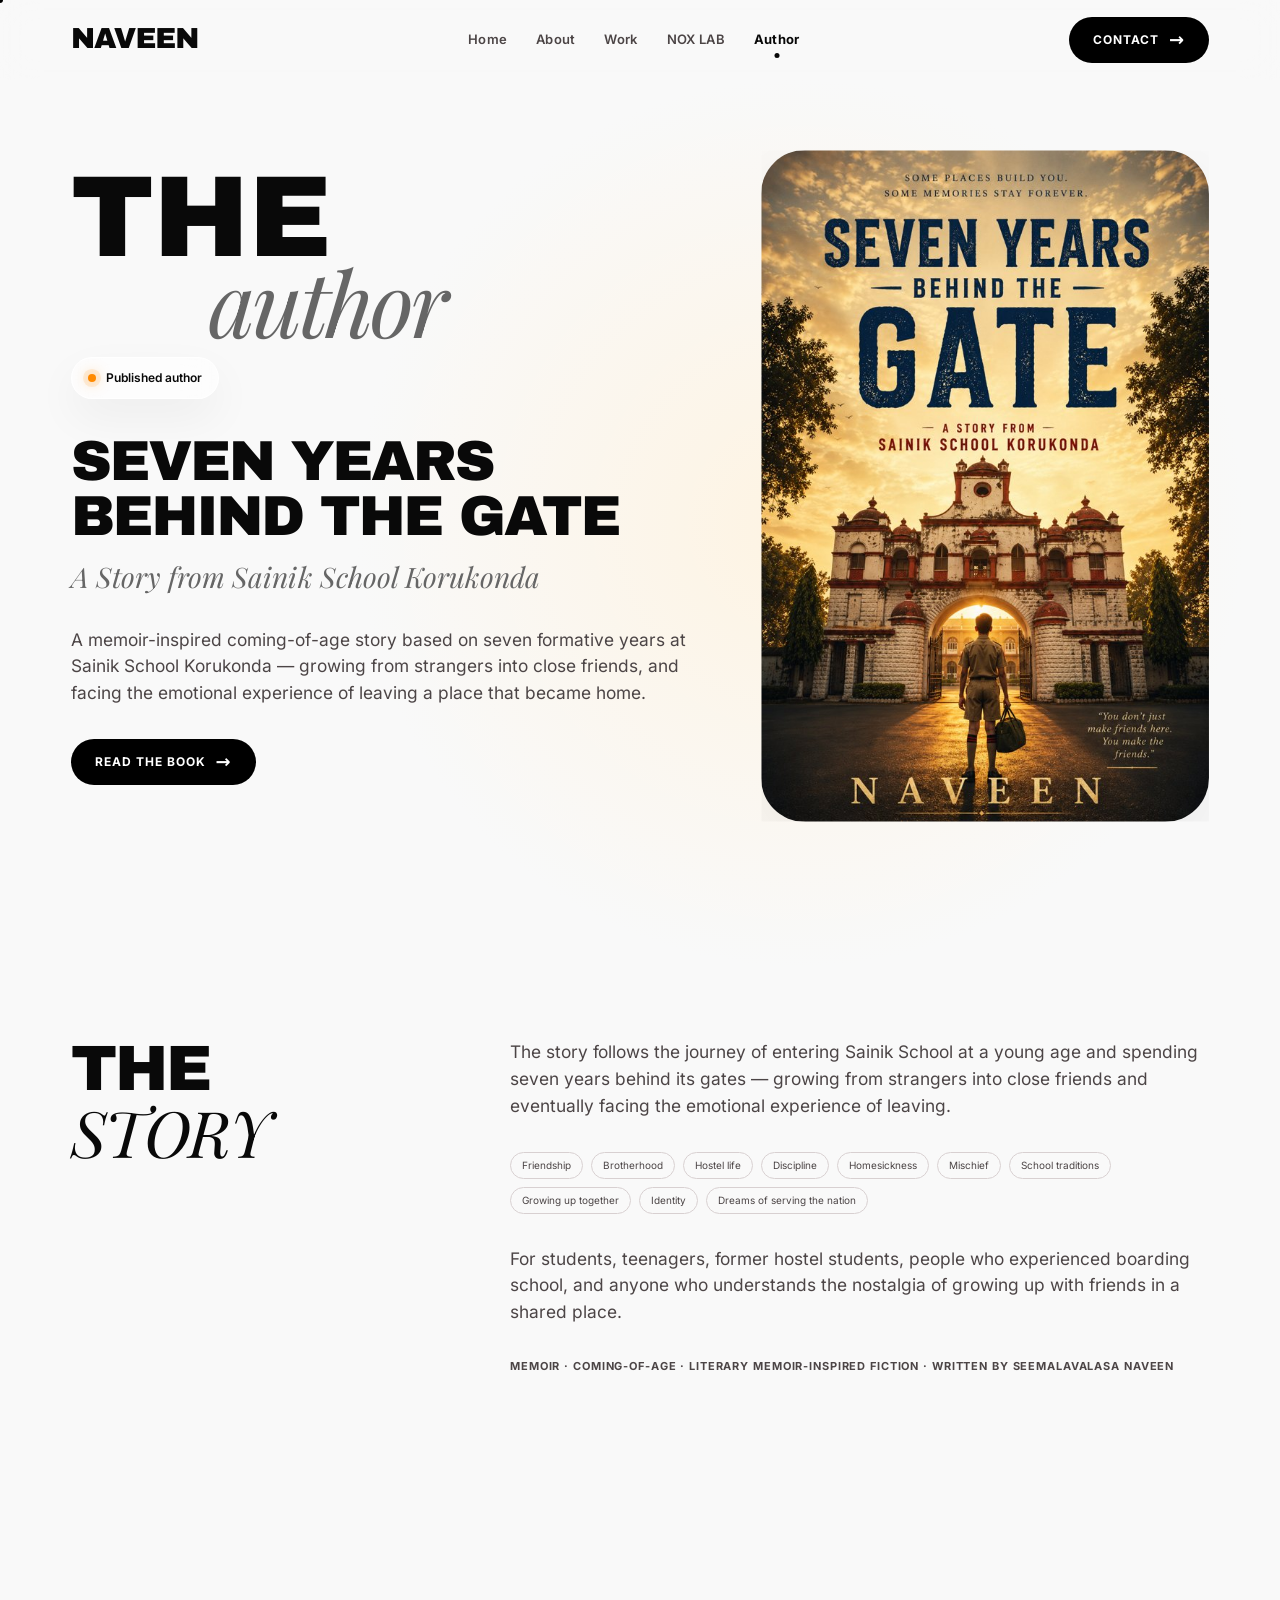
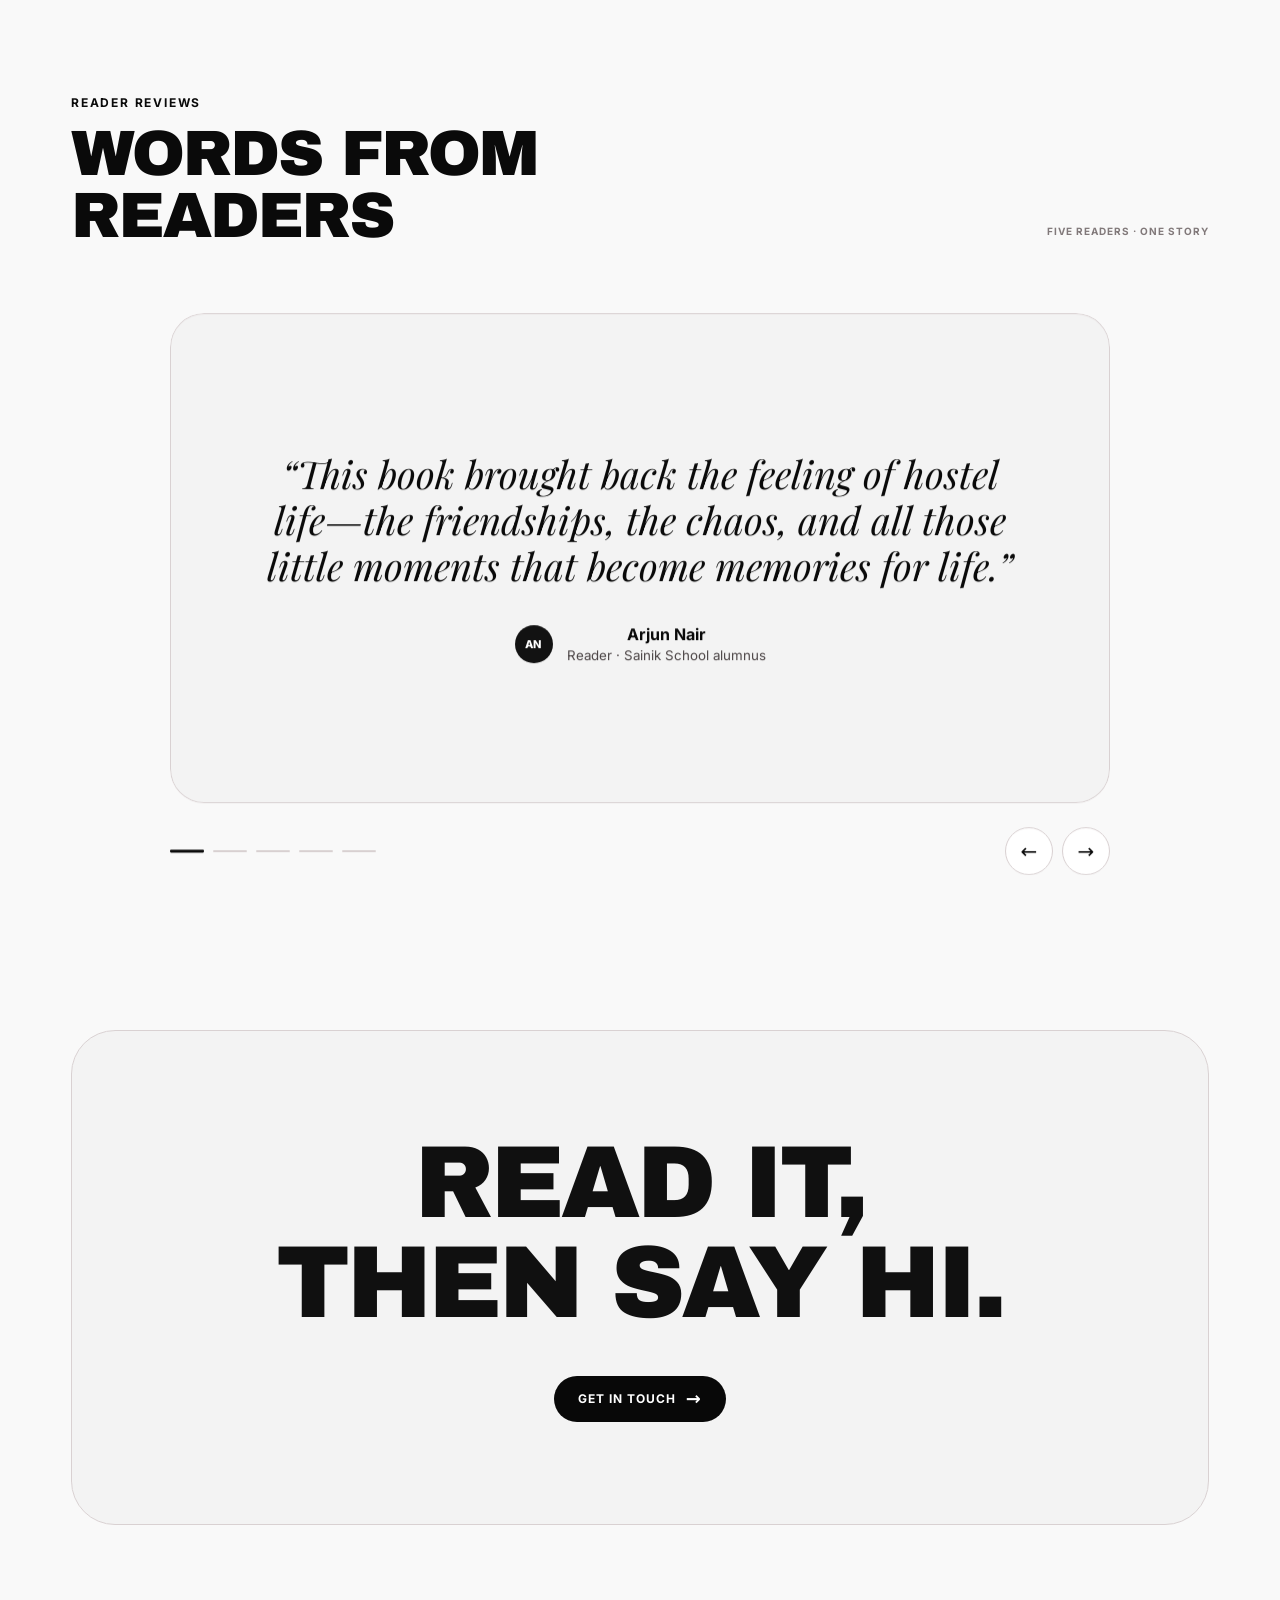
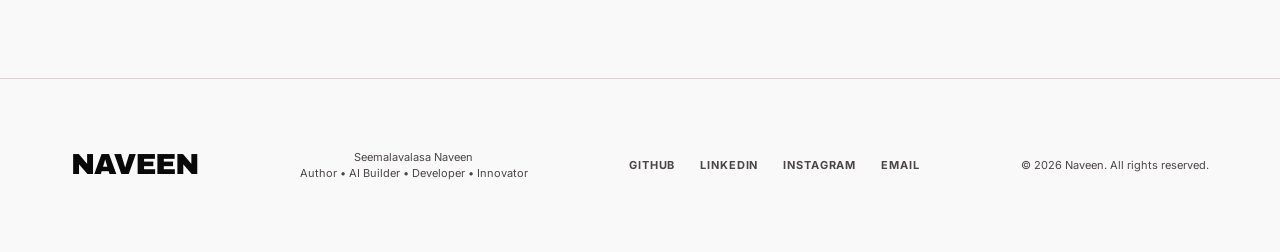
<file: author/index.html>
<!DOCTYPE html><html lang="en"><head><meta charset="utf-8"><meta name="viewport" content="width=device-width, initial-scale=1">
<title>Seven Years Behind the Gate — Book by Seemalavalasa Naveen</title><meta name="description" content="Seven Years Behind the Gate by Seemalavalasa Naveen: a memoir-inspired story from Sainik School Korukonda, available as an eBook and paperback."><meta name="keywords" content="Seemalavalasa Naveen, Naveen S, Naveen author, Seven Years Behind the Gate, Sainik School Korukonda, ProfoundWriters Publication, AI builder, developer, NOX LAB, autonomous agents, cybersecurity, civic technology"><meta name="author" content="Seemalavalasa Naveen"><meta name="robots" content="index, follow, max-image-preview:large, max-snippet:-1, max-video-preview:-1"><meta name="theme-color" content="#f9f9f9">
<link rel="canonical" href="https://seemalavalasanaveen.page.gd/author/">
<meta property="og:type" content="book"><meta property="og:site_name" content="Seemalavalasa Naveen"><meta property="og:locale" content="en_IN"><meta property="og:url" content="https://seemalavalasanaveen.page.gd/author/"><meta property="og:title" content="Seven Years Behind the Gate — Book by Seemalavalasa Naveen"><meta property="og:description" content="Seven Years Behind the Gate by Seemalavalasa Naveen: a memoir-inspired story from Sainik School Korukonda, available as an eBook and paperback."><meta property="og:image" content="https://seemalavalasanaveen.page.gd/assets/images/share.jpg"><meta property="og:image:width" content="1200"><meta property="og:image:height" content="630"><meta property="og:image:alt" content="Seemalavalasa Naveen (Naveen S) — author, AI builder and developer, author of Seven Years Behind the Gate">
<meta name="twitter:card" content="summary_large_image"><meta name="twitter:title" content="Seven Years Behind the Gate — Book by Seemalavalasa Naveen"><meta name="twitter:description" content="Seven Years Behind the Gate by Seemalavalasa Naveen: a memoir-inspired story from Sainik School Korukonda, available as an eBook and paperback."><meta name="twitter:image" content="https://seemalavalasanaveen.page.gd/assets/images/share.jpg"><meta name="twitter:image:alt" content="Seemalavalasa Naveen (Naveen S) — author, AI builder and developer">
<link rel="icon" href="/favicon.ico" sizes="any"><link rel="icon" type="image/png" sizes="32x32" href="/favicon-32x32.png"><link rel="apple-touch-icon" href="/apple-touch-icon.png">
<link rel="preload" href="/assets/fonts/archivo-black-latin.woff2" as="font" type="font/woff2" crossorigin><link rel="preload" href="/assets/fonts/playfair-display-italic.woff2" as="font" type="font/woff2" crossorigin><link rel="preload" href="/assets/fonts/inter-variable.woff2" as="font" type="font/woff2" crossorigin>
<link rel="stylesheet" href="/assets/css/styles.css">
<script type="application/ld+json">{"@context": "https://schema.org", "@graph": [{"@type": "WebSite", "@id": "https://seemalavalasanaveen.page.gd/#website", "url": "https://seemalavalasanaveen.page.gd/", "name": "Seemalavalasa Naveen", "alternateName": "Naveen S", "inLanguage": "en", "publisher": {"@id": "https://seemalavalasanaveen.page.gd/#person"}}, {"@type": "WebPage", "@id": "https://seemalavalasanaveen.page.gd/author/#webpage", "url": "https://seemalavalasanaveen.page.gd/author/", "name": "Seven Years Behind the Gate — Book by Seemalavalasa Naveen", "description": "Seven Years Behind the Gate by Seemalavalasa Naveen: a memoir-inspired story from Sainik School Korukonda, available as an eBook and paperback.", "isPartOf": {"@id": "https://seemalavalasanaveen.page.gd/#website"}, "about": {"@id": "https://seemalavalasanaveen.page.gd/#book"}, "inLanguage": "en"}, {"@type": "Person", "@id": "https://seemalavalasanaveen.page.gd/#person", "name": "Seemalavalasa Naveen", "alternateName": ["Naveen S", "Naveen"], "givenName": "Naveen", "familyName": "Seemalavalasa", "url": "https://seemalavalasanaveen.page.gd/", "image": "https://seemalavalasanaveen.page.gd/assets/images/seemalavalasa-naveen-portrait.webp", "jobTitle": "Author, AI Builder and Developer", "description": "Seemalavalasa Naveen (pen name Naveen S) is an Indian author, AI builder and developer, and the author of the memoir Seven Years Behind the Gate: A Story from Sainik School Korukonda.", "nationality": {"@type": "Country", "name": "India"}, "email": "mailto:5799s.naveen@gmail.com", "alumniOf": {"@type": "EducationalOrganization", "name": "Sainik School Korukonda"}, "knowsAbout": ["Artificial intelligence", "Autonomous agents", "Software development", "Cybersecurity", "Civic technology", "Creative writing", "Photo and video editing"], "sameAs": ["https://www.linkedin.com/in/seemalavalasa-naveen/", "https://github.com/Naveen57990", "https://www.instagram.com/_naveen_5799_/"], "subjectOf": {"@id": "https://seemalavalasanaveen.page.gd/#book"}}, {"@type": "Book", "@id": "https://seemalavalasanaveen.page.gd/#book", "name": "Seven Years Behind the Gate", "alternativeHeadline": "A Story from Sainik School Korukonda", "author": {"@id": "https://seemalavalasanaveen.page.gd/#person"}, "image": "https://seemalavalasanaveen.page.gd/assets/images/seven-years-behind-the-gate-book-cover.jpg", "inLanguage": "en", "genre": ["Memoir", "Coming-of-age"], "description": "A memoir-inspired coming-of-age story based on seven formative years at Sainik School Korukonda.", "url": "https://www.amazon.in/SEVEN-YEARS-BEHIND-GATE-Naveen/dp/B0HJQBPVYP", "sameAs": "https://www.amazon.in/SEVEN-YEARS-BEHIND-GATE-Naveen/dp/B0HJQBPVYP", "workExample": [{"@type": "Book", "bookFormat": "https://schema.org/EBook", "name": "Seven Years Behind the Gate (eBook)", "author": {"@id": "https://seemalavalasanaveen.page.gd/#person"}, "publisher": {"@id": "https://seemalavalasanaveen.page.gd/#person"}, "inLanguage": "en"}, {"@type": "Book", "bookFormat": "https://schema.org/Paperback", "name": "Seven Years Behind the Gate (Paperback)", "author": {"@id": "https://seemalavalasanaveen.page.gd/#person"}, "publisher": {"@type": "Organization", "name": "ProfoundWriters Publication"}, "inLanguage": "en"}]}, {"@type": "BreadcrumbList", "itemListElement": [{"@type": "ListItem", "position": 1, "name": "Home", "item": "https://seemalavalasanaveen.page.gd/"}, {"@type": "ListItem", "position": 2, "name": "Seven Years Behind the Gate", "item": "https://seemalavalasanaveen.page.gd/author/"}]}]}</script></head><body data-page="author"><div class="page-transition" aria-hidden="true"><span>NAVEEN</span></div><div class="cursor-dot"></div><div class="cursor-ring"></div>
<a class="skip-link" href="#main">Skip to content</a>
<header class="site-header"><div class="container nav-shell"><a class="brand" href="/">NAVEEN</a>
<nav class="nav-links" aria-label="Primary"><a class="nav-link" href="/">Home</a><a class="nav-link" href="/about/">About</a><a class="nav-link" href="/work/">Work</a><a class="nav-link" href="/lab/">NOX LAB</a><a class="nav-link" href="/author/" aria-current="page">Author</a></nav>
<a class="pill-button nav-cta magnetic" href="/contact/">Contact <span class="arrow">→</span></a>
<button class="menu-toggle" aria-expanded="false" aria-label="Open menu"><span></span></button></div></header>
<aside class="mobile-menu" aria-label="Mobile"><a href="/">Home</a><a href="/about/">About</a><a href="/work/">Work</a><a href="/lab/">NOX LAB</a><a href="/author/">Author</a><a class="pill-button" href="/contact/">Contact <span class="arrow">→</span></a></aside>
<main id="main" class="page-main"><section class="about-hero"><div class="container about-grid"><div>
<h1 class="about-title"><span class="line-a reveal-left">The</span><span class="line-b reveal-left">author</span></h1>
<p class="about-status reveal"><span class="status-pill"><i class="status-dot"></i>Published author</span></p>
<h2 class="section-title reveal" style="font-size:clamp(36px,4.4vw,64px);margin-bottom:12px">Seven Years Behind the Gate</h2>
<p class="serif reveal" style="font-size:clamp(22px,2.2vw,30px);color:#666;margin:0 0 28px">A Story from Sainik School Korukonda</p>
<p class="about-copy body-large reveal">A memoir-inspired coming-of-age story based on seven formative years at Sainik School Korukonda — growing from strangers into close friends, and facing the emotional experience of leaving a place that became home.</p>
<p class="reveal" style="margin-top:32px"><a class="pill-button magnetic" href="https://www.amazon.in/SEVEN-YEARS-BEHIND-GATE-Naveen/dp/B0HJQBPVYP?source=ps-sl-shoppingads-lpcontext&amp;ref_=fplfs&amp;psc=1&amp;smid=A25L6O4A5XJZJ" target="_blank" rel="noopener">Read the book <span class="arrow">→</span></a></p></div>
<div class="about-photo clip-reveal" style="aspect-ratio:2/3;max-width:460px;justify-self:center"><img src="/assets/images/seven-years-behind-the-gate-book-cover.jpg" alt="Seven Years Behind the Gate by Seemalavalasa Naveen — memoir book cover, a story from Sainik School Korukonda"></div></div></section>
<section class="section"><div class="container"><div class="journey-grid"><div class="journey-title"><h2 class="section-title reveal">The <span class="serif">story</span></h2></div>
<div class="journey-copy"><p class="body-large reveal">The story follows the journey of entering Sainik School at a young age and spending seven years behind its gates — growing from strangers into close friends and eventually facing the emotional experience of leaving.</p>
<div class="tags reveal"><span class="tag">Friendship</span><span class="tag">Brotherhood</span><span class="tag">Hostel life</span><span class="tag">Discipline</span><span class="tag">Homesickness</span><span class="tag">Mischief</span><span class="tag">School traditions</span><span class="tag">Growing up together</span><span class="tag">Identity</span><span class="tag">Dreams of serving the nation</span></div>
<p class="body-large reveal">For students, teenagers, former hostel students, people who experienced boarding school, and anyone who understands the nostalgia of growing up with friends in a shared place.</p>
<p class="project-meta reveal">Memoir · Coming-of-age · Literary memoir-inspired fiction · Written by Seemalavalasa Naveen</p></div></div></div></section>
<section class="section testimonials-section"><div class="container"><div class="section-heading-row testimonials-heading"><div><p class="eyebrow reveal">Reader reviews</p><h2 class="section-title reveal">Words from<br>readers</h2></div><p class="testimonial-count reveal">Five readers · One story</p></div>
<div class="testimonial-slider reveal" data-testimonial-slider><div class="testimonial-viewport"><div class="testimonial-track" data-testimonial-track>
<article class="quote-card testimonial-slide"><blockquote>“This book brought back the feeling of hostel life—the friendships, the chaos, and all those little moments that become memories for life.”</blockquote><div class="quote-person"><span class="quote-avatar quote-avatar--initials">AN</span><span><strong>Arjun Nair</strong><small>Reader · Sainik School alumnus</small></span></div></article>
<article class="quote-card testimonial-slide"><blockquote>“It felt incredibly nostalgic. The friendships, homesickness and everyday school moments were written in a way that felt very real.”</blockquote><div class="quote-person"><span class="quote-avatar quote-avatar--initials">A</span><span><strong>Ananya</strong><small>Reader · Student</small></span></div></article>
<article class="quote-card testimonial-slide"><blockquote>“What I loved most was how ordinary moments slowly became unforgettable memories. It made me think about my own school years.”</blockquote><div class="quote-person"><span class="quote-avatar quote-avatar--initials">I</span><span><strong>Ishita</strong><small>Reader · Student</small></span></div></article>
<article class="quote-card testimonial-slide"><blockquote>“A warm and emotional story about friendship, growing up and leaving behind a place that eventually feels like home.”</blockquote><div class="quote-person"><span class="quote-avatar quote-avatar--initials">M</span><span><strong>Meera</strong><small>Reader</small></span></div></article>
<article class="quote-card testimonial-slide"><blockquote>“I smiled, laughed and genuinely missed those school days while reading it. The story captures the feeling of growing up with your friends beautifully.”</blockquote><div class="quote-person"><span class="quote-avatar quote-avatar--initials">AM</span><span><strong>Aadhya Menon</strong><small>Reader</small></span></div></article>
</div></div>
<div class="testimonial-controls"><div class="testimonial-dots" data-testimonial-dots></div><p class="sr-only" data-testimonial-status aria-live="polite"></p><div class="testimonial-buttons"><button class="slider-button" type="button" data-testimonial-prev aria-label="Previous review">←</button><button class="slider-button" type="button" data-testimonial-next aria-label="Next review">→</button></div></div></div>
</div></section>
<section class="cta"><div class="container"><div class="cta-panel reveal"><h2><span>Read it,</span><span>then say hi.</span></h2><a class="pill-button magnetic" href="/contact/">Get in touch <span class="arrow">→</span></a></div></div></section></main>
<footer class="site-footer"><div class="container footer-grid"><a class="brand" href="/">NAVEEN</a><div class="copyright" style="text-align:center">Seemalavalasa Naveen<br>Author • AI Builder • Developer • Innovator</div>
<nav class="footer-links"><a href="https://github.com/Naveen57990" target="_blank" rel="noopener">GitHub</a><a href="https://www.linkedin.com/in/seemalavalasa-naveen/" target="_blank" rel="noopener">LinkedIn</a><a href="https://www.instagram.com/_naveen_5799_/" target="_blank" rel="noopener">Instagram</a><a href="mailto:5799s.naveen@gmail.com">Email</a></nav>
<div class="copyright">© <span data-year></span> Naveen. All rights reserved.</div></div></footer><script src="/assets/js/gsap.min.js"></script><script src="/assets/js/ScrollTrigger.min.js"></script><script src="/assets/js/main.js"></script></body></html>
</file>
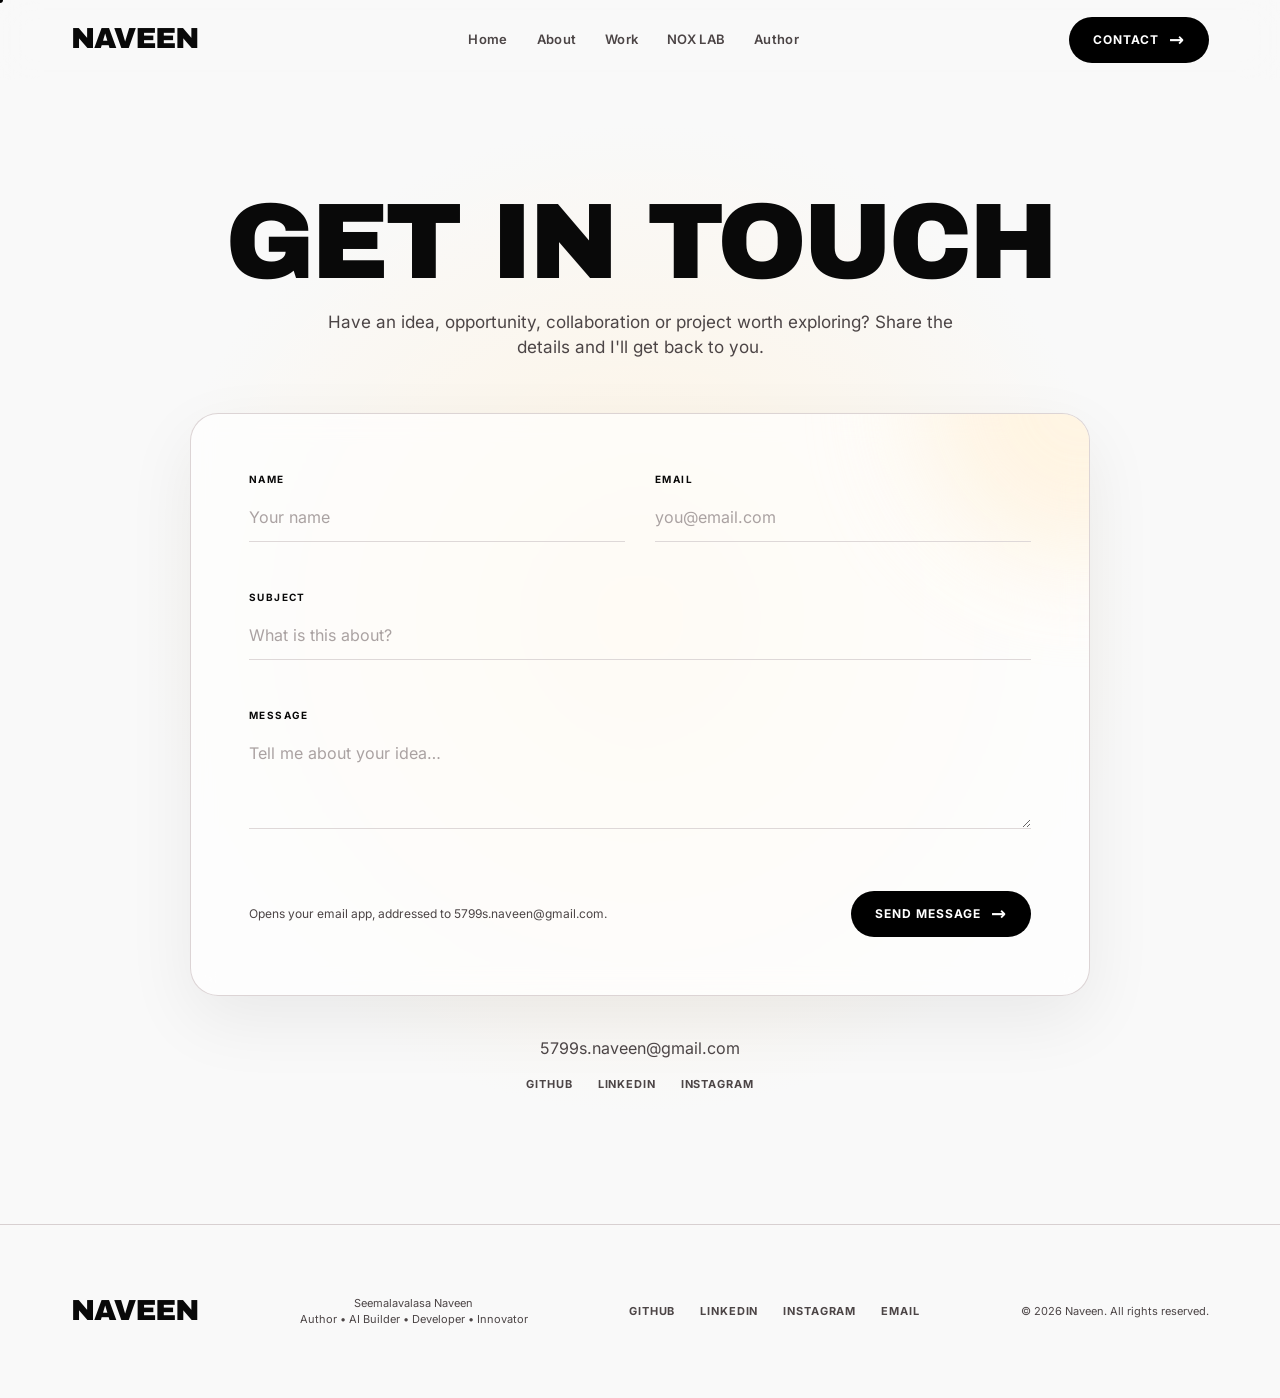
<file: contact/index.html>
<!DOCTYPE html><html lang="en"><head><meta charset="utf-8"><meta name="viewport" content="width=device-width, initial-scale=1">
<title>Contact Seemalavalasa Naveen (Naveen S)</title><meta name="description" content="Contact Seemalavalasa Naveen (Naveen S) for collaborations, projects and opportunities in AI, software and writing."><meta name="keywords" content="Seemalavalasa Naveen, Naveen S, Naveen author, Seven Years Behind the Gate, Sainik School Korukonda, ProfoundWriters Publication, AI builder, developer, NOX LAB, autonomous agents, cybersecurity, civic technology"><meta name="author" content="Seemalavalasa Naveen"><meta name="robots" content="index, follow, max-image-preview:large, max-snippet:-1, max-video-preview:-1"><meta name="theme-color" content="#f9f9f9">
<link rel="canonical" href="https://seemalavalasanaveen.page.gd/contact/">
<meta property="og:type" content="website"><meta property="og:site_name" content="Seemalavalasa Naveen"><meta property="og:locale" content="en_IN"><meta property="og:url" content="https://seemalavalasanaveen.page.gd/contact/"><meta property="og:title" content="Contact Seemalavalasa Naveen (Naveen S)"><meta property="og:description" content="Contact Seemalavalasa Naveen (Naveen S) for collaborations, projects and opportunities in AI, software and writing."><meta property="og:image" content="https://seemalavalasanaveen.page.gd/assets/images/share.jpg"><meta property="og:image:width" content="1200"><meta property="og:image:height" content="630"><meta property="og:image:alt" content="Seemalavalasa Naveen (Naveen S) — author, AI builder and developer, author of Seven Years Behind the Gate">
<meta name="twitter:card" content="summary_large_image"><meta name="twitter:title" content="Contact Seemalavalasa Naveen (Naveen S)"><meta name="twitter:description" content="Contact Seemalavalasa Naveen (Naveen S) for collaborations, projects and opportunities in AI, software and writing."><meta name="twitter:image" content="https://seemalavalasanaveen.page.gd/assets/images/share.jpg"><meta name="twitter:image:alt" content="Seemalavalasa Naveen (Naveen S) — author, AI builder and developer">
<link rel="icon" href="/favicon.ico" sizes="any"><link rel="icon" type="image/png" sizes="32x32" href="/favicon-32x32.png"><link rel="apple-touch-icon" href="/apple-touch-icon.png">
<link rel="preload" href="/assets/fonts/archivo-black-latin.woff2" as="font" type="font/woff2" crossorigin><link rel="preload" href="/assets/fonts/playfair-display-italic.woff2" as="font" type="font/woff2" crossorigin><link rel="preload" href="/assets/fonts/inter-variable.woff2" as="font" type="font/woff2" crossorigin>
<link rel="stylesheet" href="/assets/css/styles.css">
<script type="application/ld+json">{"@context": "https://schema.org", "@graph": [{"@type": "WebSite", "@id": "https://seemalavalasanaveen.page.gd/#website", "url": "https://seemalavalasanaveen.page.gd/", "name": "Seemalavalasa Naveen", "alternateName": "Naveen S", "inLanguage": "en", "publisher": {"@id": "https://seemalavalasanaveen.page.gd/#person"}}, {"@type": "WebPage", "@id": "https://seemalavalasanaveen.page.gd/contact/#webpage", "url": "https://seemalavalasanaveen.page.gd/contact/", "name": "Contact Seemalavalasa Naveen (Naveen S)", "description": "Contact Seemalavalasa Naveen (Naveen S) for collaborations, projects and opportunities in AI, software and writing.", "isPartOf": {"@id": "https://seemalavalasanaveen.page.gd/#website"}, "about": {"@id": "https://seemalavalasanaveen.page.gd/#person"}, "inLanguage": "en"}, {"@type": "Person", "@id": "https://seemalavalasanaveen.page.gd/#person", "name": "Seemalavalasa Naveen", "alternateName": ["Naveen S", "Naveen"], "givenName": "Naveen", "familyName": "Seemalavalasa", "url": "https://seemalavalasanaveen.page.gd/", "image": "https://seemalavalasanaveen.page.gd/assets/images/seemalavalasa-naveen-portrait.webp", "jobTitle": "Author, AI Builder and Developer", "description": "Seemalavalasa Naveen (pen name Naveen S) is an Indian author, AI builder and developer, and the author of the memoir Seven Years Behind the Gate: A Story from Sainik School Korukonda.", "nationality": {"@type": "Country", "name": "India"}, "email": "mailto:5799s.naveen@gmail.com", "alumniOf": {"@type": "EducationalOrganization", "name": "Sainik School Korukonda"}, "knowsAbout": ["Artificial intelligence", "Autonomous agents", "Software development", "Cybersecurity", "Civic technology", "Creative writing", "Photo and video editing"], "sameAs": ["https://www.linkedin.com/in/seemalavalasa-naveen/", "https://github.com/Naveen57990", "https://www.instagram.com/_naveen_5799_/"], "subjectOf": {"@id": "https://seemalavalasanaveen.page.gd/#book"}}, {"@type": "Book", "@id": "https://seemalavalasanaveen.page.gd/#book", "name": "Seven Years Behind the Gate", "alternativeHeadline": "A Story from Sainik School Korukonda", "author": {"@id": "https://seemalavalasanaveen.page.gd/#person"}, "image": "https://seemalavalasanaveen.page.gd/assets/images/seven-years-behind-the-gate-book-cover.jpg", "inLanguage": "en", "genre": ["Memoir", "Coming-of-age"], "description": "A memoir-inspired coming-of-age story based on seven formative years at Sainik School Korukonda.", "url": "https://www.amazon.in/SEVEN-YEARS-BEHIND-GATE-Naveen/dp/B0HJQBPVYP", "sameAs": "https://www.amazon.in/SEVEN-YEARS-BEHIND-GATE-Naveen/dp/B0HJQBPVYP", "workExample": [{"@type": "Book", "bookFormat": "https://schema.org/EBook", "name": "Seven Years Behind the Gate (eBook)", "author": {"@id": "https://seemalavalasanaveen.page.gd/#person"}, "publisher": {"@id": "https://seemalavalasanaveen.page.gd/#person"}, "inLanguage": "en"}, {"@type": "Book", "bookFormat": "https://schema.org/Paperback", "name": "Seven Years Behind the Gate (Paperback)", "author": {"@id": "https://seemalavalasanaveen.page.gd/#person"}, "publisher": {"@type": "Organization", "name": "ProfoundWriters Publication"}, "inLanguage": "en"}]}, {"@type": "BreadcrumbList", "itemListElement": [{"@type": "ListItem", "position": 1, "name": "Home", "item": "https://seemalavalasanaveen.page.gd/"}, {"@type": "ListItem", "position": 2, "name": "Contact Seemalavalasa Naveen (Naveen S)", "item": "https://seemalavalasanaveen.page.gd/contact/"}]}]}</script></head><body data-page="contact"><div class="page-transition" aria-hidden="true"><span>NAVEEN</span></div><div class="cursor-dot"></div><div class="cursor-ring"></div>
<a class="skip-link" href="#main">Skip to content</a>
<header class="site-header"><div class="container nav-shell"><a class="brand" href="/">NAVEEN</a>
<nav class="nav-links" aria-label="Primary"><a class="nav-link" href="/">Home</a><a class="nav-link" href="/about/">About</a><a class="nav-link" href="/work/">Work</a><a class="nav-link" href="/lab/">NOX LAB</a><a class="nav-link" href="/author/">Author</a></nav>
<a class="pill-button nav-cta magnetic" href="/contact/">Contact <span class="arrow">→</span></a>
<button class="menu-toggle" aria-expanded="false" aria-label="Open menu"><span></span></button></div></header>
<aside class="mobile-menu" aria-label="Mobile"><a href="/">Home</a><a href="/about/">About</a><a href="/work/">Work</a><a href="/lab/">NOX LAB</a><a href="/author/">Author</a><a class="pill-button" href="/contact/">Contact <span class="arrow">→</span></a></aside>
<main id="main" class="page-main"><section class="contact-main"><div class="contact-wrap"><h1 class="contact-title reveal">Get in Touch</h1><p class="contact-intro reveal">Have an idea, opportunity, collaboration or project worth exploring? Share the details and I'll get back to you.</p>
<form class="contact-form reveal" id="contact-form" novalidate><div class="form-grid">
<div class="field"><label for="name">Name</label><input id="name" name="name" autocomplete="name" placeholder="Your name"><div class="field-error" id="name-error"></div></div>
<div class="field"><label for="email">Email</label><input id="email" name="email" type="email" autocomplete="email" placeholder="you@email.com"><div class="field-error" id="email-error"></div></div>
<div class="field field--full"><label for="subject">Subject</label><input id="subject" name="subject" placeholder="What is this about?"><div class="field-error" id="subject-error"></div></div>
<div class="field field--full"><label for="message">Message</label><textarea id="message" name="message" placeholder="Tell me about your idea…"></textarea><div class="field-error" id="message-error"></div></div>
<div class="form-actions"><p class="form-status" id="form-status" role="status">Opens your email app, addressed to 5799s.naveen@gmail.com.</p><button class="pill-button magnetic" type="submit">Send Message <span class="arrow">→</span></button></div></div></form>
<p class="reveal" style="margin-top:40px"><a class="muted" href="mailto:5799s.naveen@gmail.com">5799s.naveen@gmail.com</a><br><span class="footer-links" style="justify-content:center;margin-top:16px"><a href="https://github.com/Naveen57990" target="_blank" rel="noopener">GitHub</a><a href="https://www.linkedin.com/in/seemalavalasa-naveen/" target="_blank" rel="noopener">LinkedIn</a><a href="https://www.instagram.com/_naveen_5799_/" target="_blank" rel="noopener">Instagram</a></span></p></div></section></main>
<footer class="site-footer"><div class="container footer-grid"><a class="brand" href="/">NAVEEN</a><div class="copyright" style="text-align:center">Seemalavalasa Naveen<br>Author • AI Builder • Developer • Innovator</div>
<nav class="footer-links"><a href="https://github.com/Naveen57990" target="_blank" rel="noopener">GitHub</a><a href="https://www.linkedin.com/in/seemalavalasa-naveen/" target="_blank" rel="noopener">LinkedIn</a><a href="https://www.instagram.com/_naveen_5799_/" target="_blank" rel="noopener">Instagram</a><a href="mailto:5799s.naveen@gmail.com">Email</a></nav>
<div class="copyright">© <span data-year></span> Naveen. All rights reserved.</div></div></footer><script src="/assets/js/gsap.min.js"></script><script src="/assets/js/ScrollTrigger.min.js"></script><script src="/assets/js/main.js"></script></body></html>
</file>
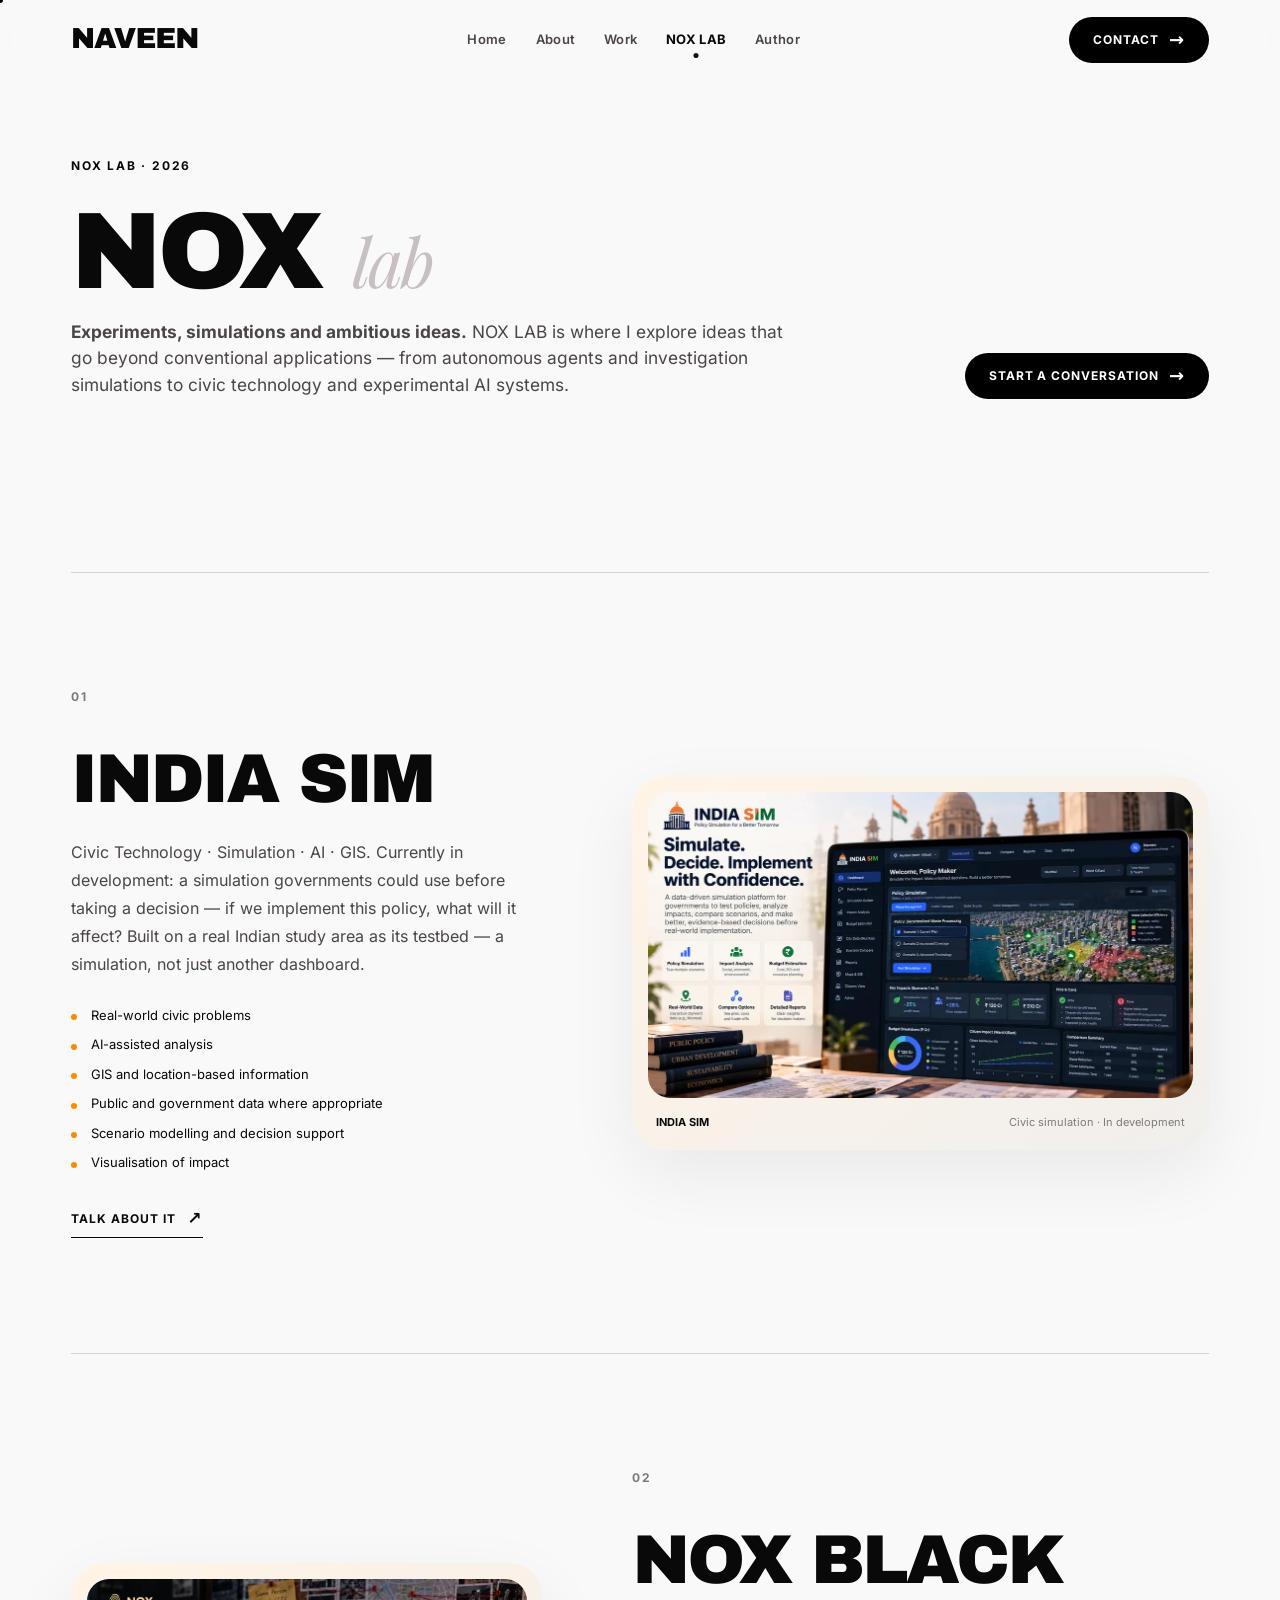
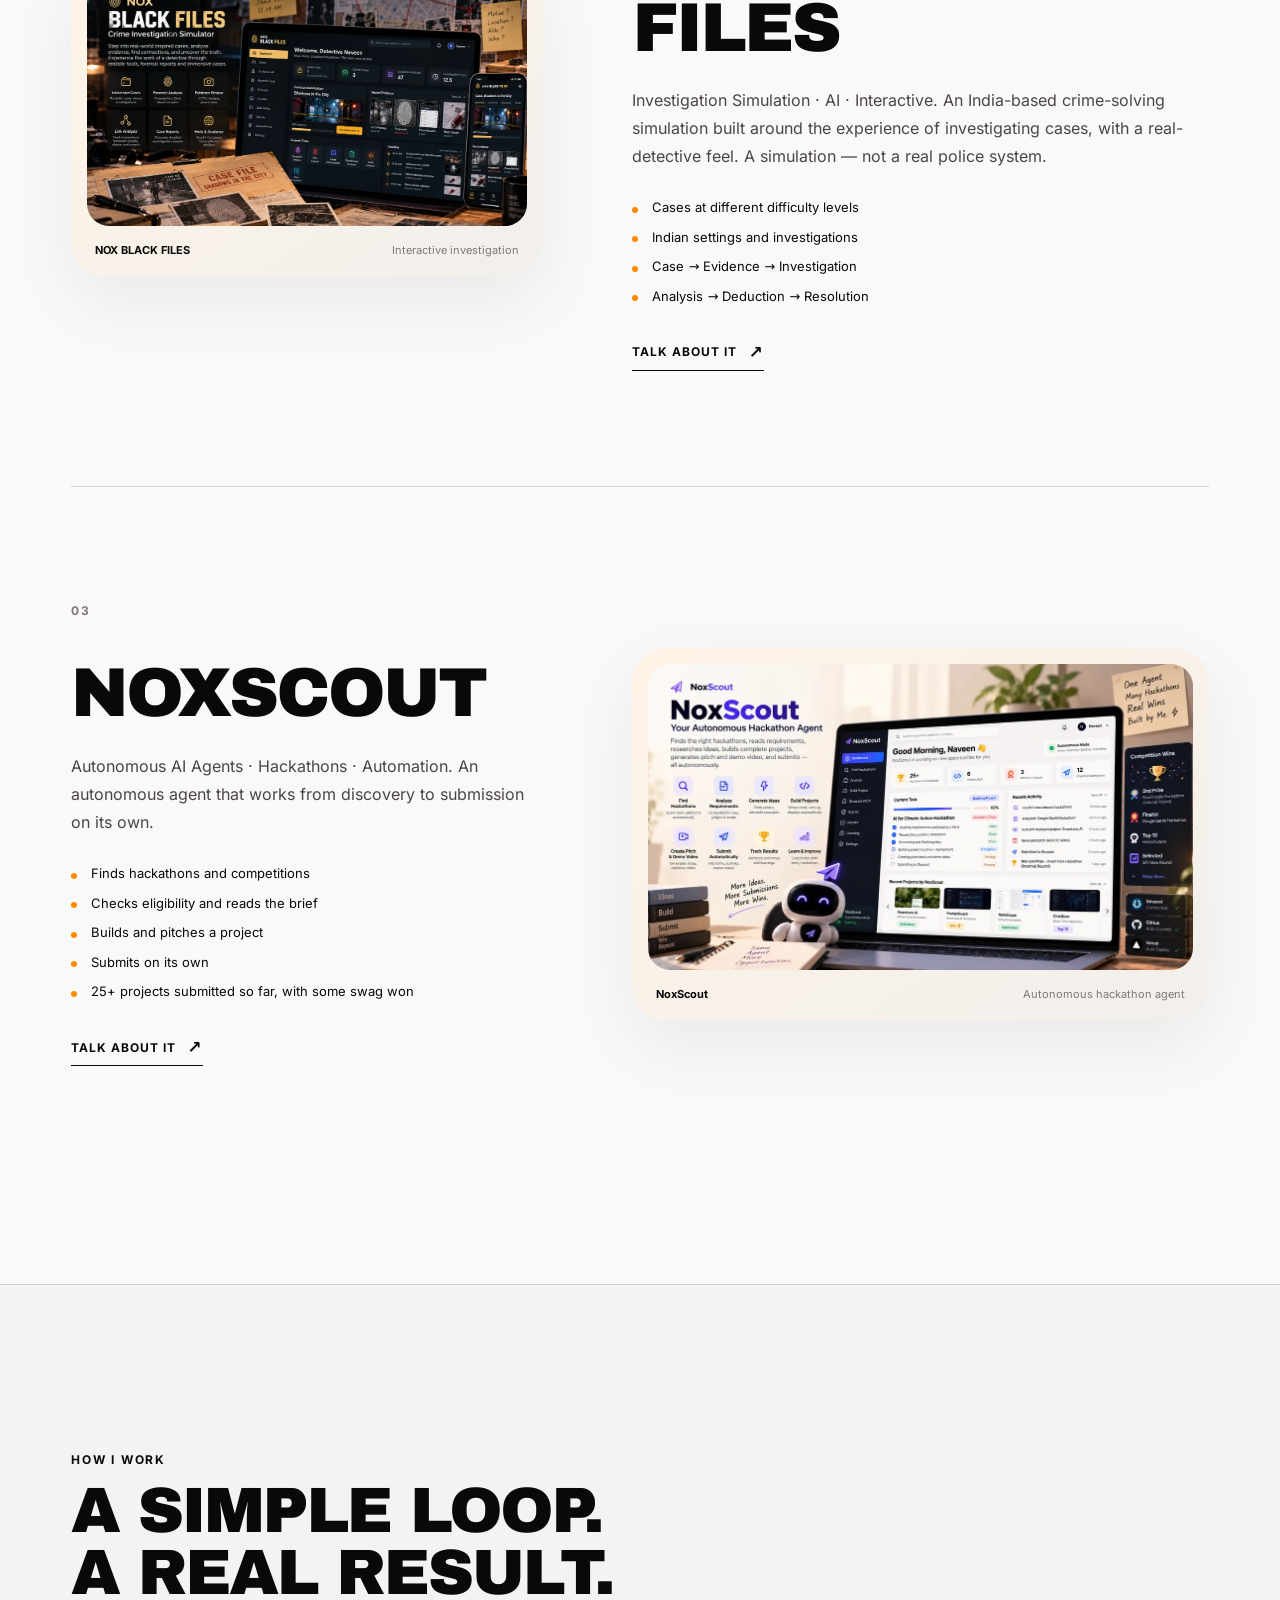
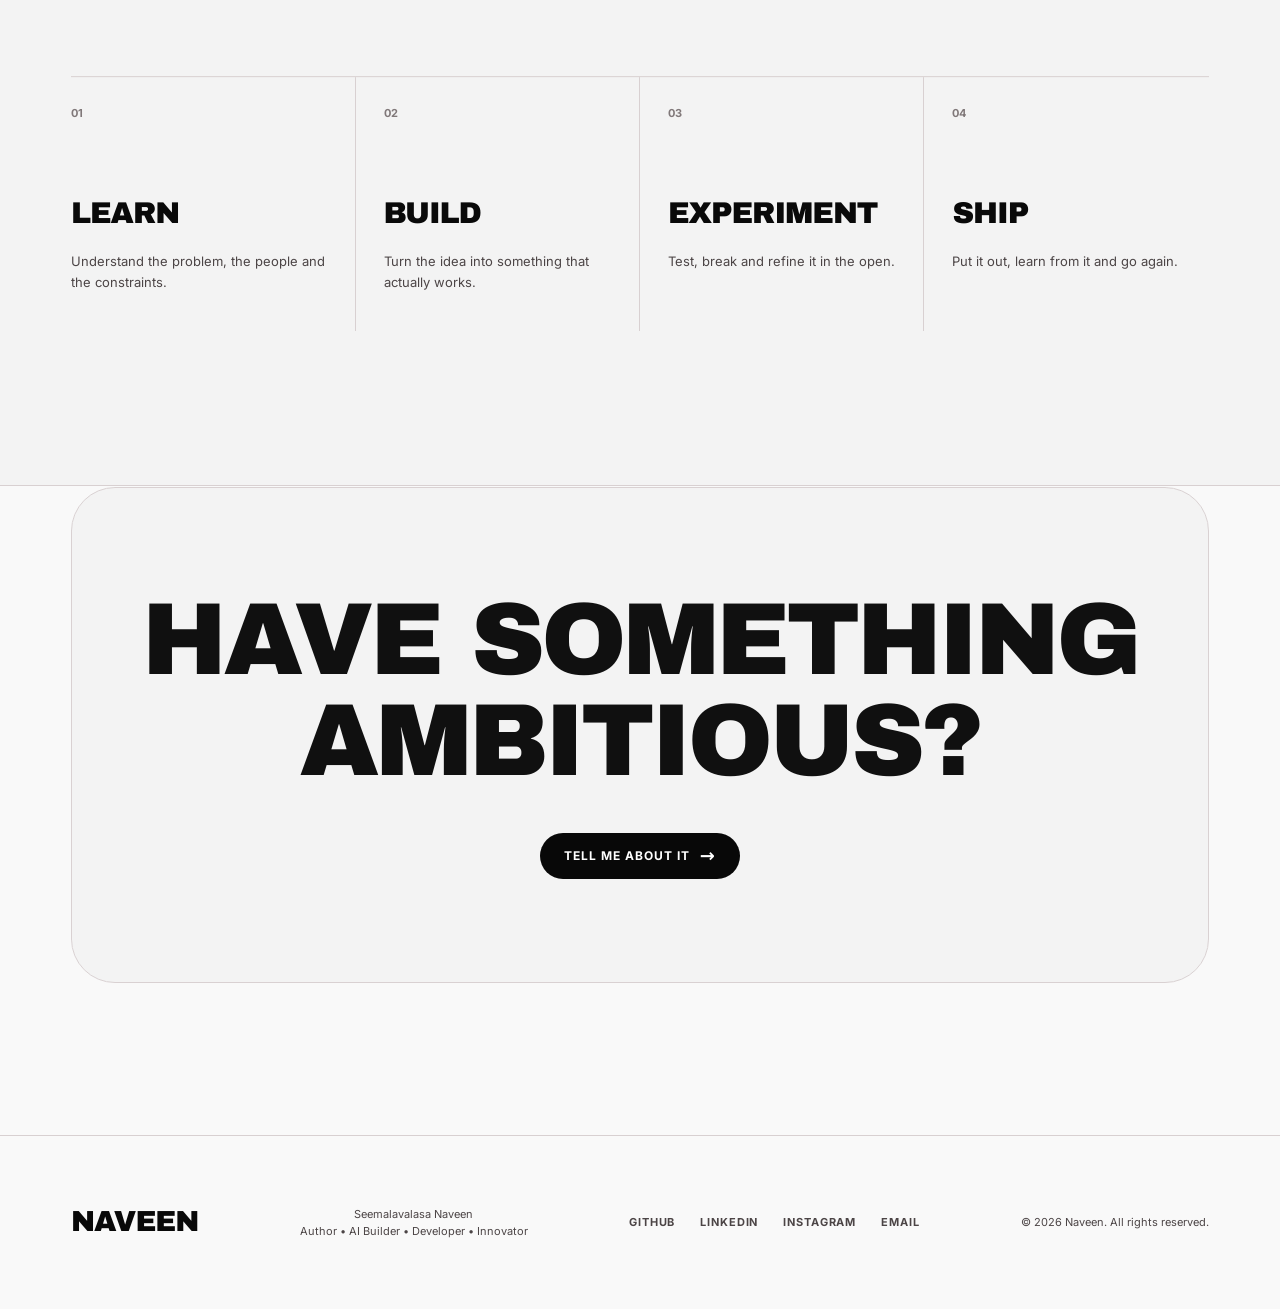
<file: lab/index.html>
<!DOCTYPE html><html lang="en"><head><meta charset="utf-8"><meta name="viewport" content="width=device-width, initial-scale=1">
<title>NOX LAB — INDIA SIM, NOX BLACK FILES, NoxScout | Naveen S</title><meta name="description" content="NOX LAB by Naveen S: INDIA SIM policy simulation, NOX BLACK FILES crime investigation simulator and NoxScout, an autonomous hackathon agent."><meta name="keywords" content="Seemalavalasa Naveen, Naveen S, Naveen author, Seven Years Behind the Gate, Sainik School Korukonda, ProfoundWriters Publication, AI builder, developer, NOX LAB, autonomous agents, cybersecurity, civic technology"><meta name="author" content="Seemalavalasa Naveen"><meta name="robots" content="index, follow, max-image-preview:large, max-snippet:-1, max-video-preview:-1"><meta name="theme-color" content="#f9f9f9">
<link rel="canonical" href="https://seemalavalasanaveen.page.gd/lab/">
<meta property="og:type" content="website"><meta property="og:site_name" content="Seemalavalasa Naveen"><meta property="og:locale" content="en_IN"><meta property="og:url" content="https://seemalavalasanaveen.page.gd/lab/"><meta property="og:title" content="NOX LAB — INDIA SIM, NOX BLACK FILES, NoxScout | Naveen S"><meta property="og:description" content="NOX LAB by Naveen S: INDIA SIM policy simulation, NOX BLACK FILES crime investigation simulator and NoxScout, an autonomous hackathon agent."><meta property="og:image" content="https://seemalavalasanaveen.page.gd/assets/images/share.jpg"><meta property="og:image:width" content="1200"><meta property="og:image:height" content="630"><meta property="og:image:alt" content="Seemalavalasa Naveen (Naveen S) — author, AI builder and developer, author of Seven Years Behind the Gate">
<meta name="twitter:card" content="summary_large_image"><meta name="twitter:title" content="NOX LAB — INDIA SIM, NOX BLACK FILES, NoxScout | Naveen S"><meta name="twitter:description" content="NOX LAB by Naveen S: INDIA SIM policy simulation, NOX BLACK FILES crime investigation simulator and NoxScout, an autonomous hackathon agent."><meta name="twitter:image" content="https://seemalavalasanaveen.page.gd/assets/images/share.jpg"><meta name="twitter:image:alt" content="Seemalavalasa Naveen (Naveen S) — author, AI builder and developer">
<link rel="icon" href="/favicon.ico" sizes="any"><link rel="icon" type="image/png" sizes="32x32" href="/favicon-32x32.png"><link rel="apple-touch-icon" href="/apple-touch-icon.png">
<link rel="preload" href="/assets/fonts/archivo-black-latin.woff2" as="font" type="font/woff2" crossorigin><link rel="preload" href="/assets/fonts/playfair-display-italic.woff2" as="font" type="font/woff2" crossorigin><link rel="preload" href="/assets/fonts/inter-variable.woff2" as="font" type="font/woff2" crossorigin>
<link rel="stylesheet" href="/assets/css/styles.css">
<script type="application/ld+json">{"@context": "https://schema.org", "@graph": [{"@type": "WebSite", "@id": "https://seemalavalasanaveen.page.gd/#website", "url": "https://seemalavalasanaveen.page.gd/", "name": "Seemalavalasa Naveen", "alternateName": "Naveen S", "inLanguage": "en", "publisher": {"@id": "https://seemalavalasanaveen.page.gd/#person"}}, {"@type": "WebPage", "@id": "https://seemalavalasanaveen.page.gd/lab/#webpage", "url": "https://seemalavalasanaveen.page.gd/lab/", "name": "NOX LAB — INDIA SIM, NOX BLACK FILES, NoxScout | Naveen S", "description": "NOX LAB by Naveen S: INDIA SIM policy simulation, NOX BLACK FILES crime investigation simulator and NoxScout, an autonomous hackathon agent.", "isPartOf": {"@id": "https://seemalavalasanaveen.page.gd/#website"}, "about": {"@id": "https://seemalavalasanaveen.page.gd/#person"}, "inLanguage": "en"}, {"@type": "Person", "@id": "https://seemalavalasanaveen.page.gd/#person", "name": "Seemalavalasa Naveen", "alternateName": ["Naveen S", "Naveen"], "givenName": "Naveen", "familyName": "Seemalavalasa", "url": "https://seemalavalasanaveen.page.gd/", "image": "https://seemalavalasanaveen.page.gd/assets/images/seemalavalasa-naveen-portrait.webp", "jobTitle": "Author, AI Builder and Developer", "description": "Seemalavalasa Naveen (pen name Naveen S) is an Indian author, AI builder and developer, and the author of the memoir Seven Years Behind the Gate: A Story from Sainik School Korukonda.", "nationality": {"@type": "Country", "name": "India"}, "email": "mailto:5799s.naveen@gmail.com", "alumniOf": {"@type": "EducationalOrganization", "name": "Sainik School Korukonda"}, "knowsAbout": ["Artificial intelligence", "Autonomous agents", "Software development", "Cybersecurity", "Civic technology", "Creative writing", "Photo and video editing"], "sameAs": ["https://www.linkedin.com/in/seemalavalasa-naveen/", "https://github.com/Naveen57990", "https://www.instagram.com/_naveen_5799_/"], "subjectOf": {"@id": "https://seemalavalasanaveen.page.gd/#book"}}, {"@type": "Book", "@id": "https://seemalavalasanaveen.page.gd/#book", "name": "Seven Years Behind the Gate", "alternativeHeadline": "A Story from Sainik School Korukonda", "author": {"@id": "https://seemalavalasanaveen.page.gd/#person"}, "image": "https://seemalavalasanaveen.page.gd/assets/images/seven-years-behind-the-gate-book-cover.jpg", "inLanguage": "en", "genre": ["Memoir", "Coming-of-age"], "description": "A memoir-inspired coming-of-age story based on seven formative years at Sainik School Korukonda.", "url": "https://www.amazon.in/SEVEN-YEARS-BEHIND-GATE-Naveen/dp/B0HJQBPVYP", "sameAs": "https://www.amazon.in/SEVEN-YEARS-BEHIND-GATE-Naveen/dp/B0HJQBPVYP", "workExample": [{"@type": "Book", "bookFormat": "https://schema.org/EBook", "name": "Seven Years Behind the Gate (eBook)", "author": {"@id": "https://seemalavalasanaveen.page.gd/#person"}, "publisher": {"@id": "https://seemalavalasanaveen.page.gd/#person"}, "inLanguage": "en"}, {"@type": "Book", "bookFormat": "https://schema.org/Paperback", "name": "Seven Years Behind the Gate (Paperback)", "author": {"@id": "https://seemalavalasanaveen.page.gd/#person"}, "publisher": {"@type": "Organization", "name": "ProfoundWriters Publication"}, "inLanguage": "en"}]}, {"@type": "BreadcrumbList", "itemListElement": [{"@type": "ListItem", "position": 1, "name": "Home", "item": "https://seemalavalasanaveen.page.gd/"}, {"@type": "ListItem", "position": 2, "name": "NOX LAB", "item": "https://seemalavalasanaveen.page.gd/lab/"}]}]}</script></head><body data-page="lab"><div class="page-transition" aria-hidden="true"><span>NAVEEN</span></div><div class="cursor-dot"></div><div class="cursor-ring"></div>
<a class="skip-link" href="#main">Skip to content</a>
<header class="site-header"><div class="container nav-shell"><a class="brand" href="/">NAVEEN</a>
<nav class="nav-links" aria-label="Primary"><a class="nav-link" href="/">Home</a><a class="nav-link" href="/about/">About</a><a class="nav-link" href="/work/">Work</a><a class="nav-link" href="/lab/" aria-current="page">NOX LAB</a><a class="nav-link" href="/author/">Author</a></nav>
<a class="pill-button nav-cta magnetic" href="/contact/">Contact <span class="arrow">→</span></a>
<button class="menu-toggle" aria-expanded="false" aria-label="Open menu"><span></span></button></div></header>
<aside class="mobile-menu" aria-label="Mobile"><a href="/">Home</a><a href="/about/">About</a><a href="/work/">Work</a><a href="/lab/">NOX LAB</a><a href="/author/">Author</a><a class="pill-button" href="/contact/">Contact <span class="arrow">→</span></a></aside>
<main id="main" class="page-main"><section class="page-hero services-page-hero"><div class="container"><span class="eyebrow reveal">NOX LAB · 2026</span><h1 class="reveal">NOX <span class="serif">lab</span></h1><div class="services-intro reveal"><p class="body-large"><strong>Experiments, simulations and ambitious ideas.</strong> NOX LAB is where I explore ideas that go beyond conventional applications — from autonomous agents and investigation simulations to civic technology and experimental AI systems.</p><a class="pill-button magnetic" href="/contact/">Start a conversation <span class="arrow">→</span></a></div></div></section>
<section class="section-tight"><div class="container"><div class="service-detail-list">
<article class="service-detail reveal"><div class="service-detail-copy"><span class="service-number">01</span><h2>INDIA SIM</h2><p>Civic Technology · Simulation · AI · GIS. Currently in development: a simulation governments could use before taking a decision — if we implement this policy, what will it affect? Built on a real Indian study area as its testbed — a simulation, not just another dashboard.</p><ul><li>Real-world civic problems</li><li>AI-assisted analysis</li><li>GIS and location-based information</li><li>Public and government data where appropriate</li><li>Scenario modelling and decision support</li><li>Visualisation of impact</li></ul><a href="/contact/">Talk about it <span>↗</span></a></div><figure class="service-detail-media"><img src="/assets/images/india-sim-policy-simulation.webp" alt="INDIA SIM — policy simulation platform for governments with Mumbai ward data" loading="lazy"><figcaption><strong>INDIA SIM</strong><span>Civic simulation · In development</span></figcaption></figure></article>
<article class="service-detail reveal"><div class="service-detail-copy"><span class="service-number">02</span><h2>NOX BLACK FILES</h2><p>Investigation Simulation · AI · Interactive. An India-based crime-solving simulation built around the experience of investigating cases, with a real-detective feel. A simulation — not a real police system.</p><ul><li>Cases at different difficulty levels</li><li>Indian settings and investigations</li><li>Case → Evidence → Investigation</li><li>Analysis → Deduction → Resolution</li></ul><a href="/contact/">Talk about it <span>↗</span></a></div><figure class="service-detail-media"><img src="/assets/images/nox-black-files-crime-simulator.webp" alt="NOX BLACK FILES — India-based crime investigation simulator" loading="lazy"><figcaption><strong>NOX BLACK FILES</strong><span>Interactive investigation</span></figcaption></figure></article>
<article class="service-detail reveal"><div class="service-detail-copy"><span class="service-number">03</span><h2>NOXSCOUT</h2><p>Autonomous AI Agents · Hackathons · Automation. An autonomous agent that works from discovery to submission on its own.</p><ul><li>Finds hackathons and competitions</li><li>Checks eligibility and reads the brief</li><li>Builds and pitches a project</li><li>Submits on its own</li><li>25+ projects submitted so far, with some swag won</li></ul><a href="/contact/">Talk about it <span>↗</span></a></div><figure class="service-detail-media"><img src="/assets/images/noxscout-autonomous-hackathon-agent.webp" alt="NoxScout — autonomous hackathon agent by Seemalavalasa Naveen" loading="lazy"><figcaption><strong>NoxScout</strong><span>Autonomous hackathon agent</span></figcaption></figure></article>
</div></div></section>
<section class="section process-section"><div class="container"><div class="process-heading"><div><p class="eyebrow reveal">How I work</p><h2 class="section-title reveal">A simple loop.<br>A real result.</h2></div></div>
<div class="process-grid reveal"><article><span>01</span><h3>Learn</h3><p>Understand the problem, the people and the constraints.</p></article><article><span>02</span><h3>Build</h3><p>Turn the idea into something that actually works.</p></article><article><span>03</span><h3>Experiment</h3><p>Test, break and refine it in the open.</p></article><article><span>04</span><h3>Ship</h3><p>Put it out, learn from it and go again.</p></article></div></div></section>
<section class="cta"><div class="container"><div class="cta-panel reveal"><h2><span>Have something</span><span>ambitious?</span></h2><a class="pill-button magnetic" href="/contact/">Tell me about it <span class="arrow">→</span></a></div></div></section></main>
<footer class="site-footer"><div class="container footer-grid"><a class="brand" href="/">NAVEEN</a><div class="copyright" style="text-align:center">Seemalavalasa Naveen<br>Author • AI Builder • Developer • Innovator</div>
<nav class="footer-links"><a href="https://github.com/Naveen57990" target="_blank" rel="noopener">GitHub</a><a href="https://www.linkedin.com/in/seemalavalasa-naveen/" target="_blank" rel="noopener">LinkedIn</a><a href="https://www.instagram.com/_naveen_5799_/" target="_blank" rel="noopener">Instagram</a><a href="mailto:5799s.naveen@gmail.com">Email</a></nav>
<div class="copyright">© <span data-year></span> Naveen. All rights reserved.</div></div></footer><script src="/assets/js/gsap.min.js"></script><script src="/assets/js/ScrollTrigger.min.js"></script><script src="/assets/js/main.js"></script></body></html>
</file>
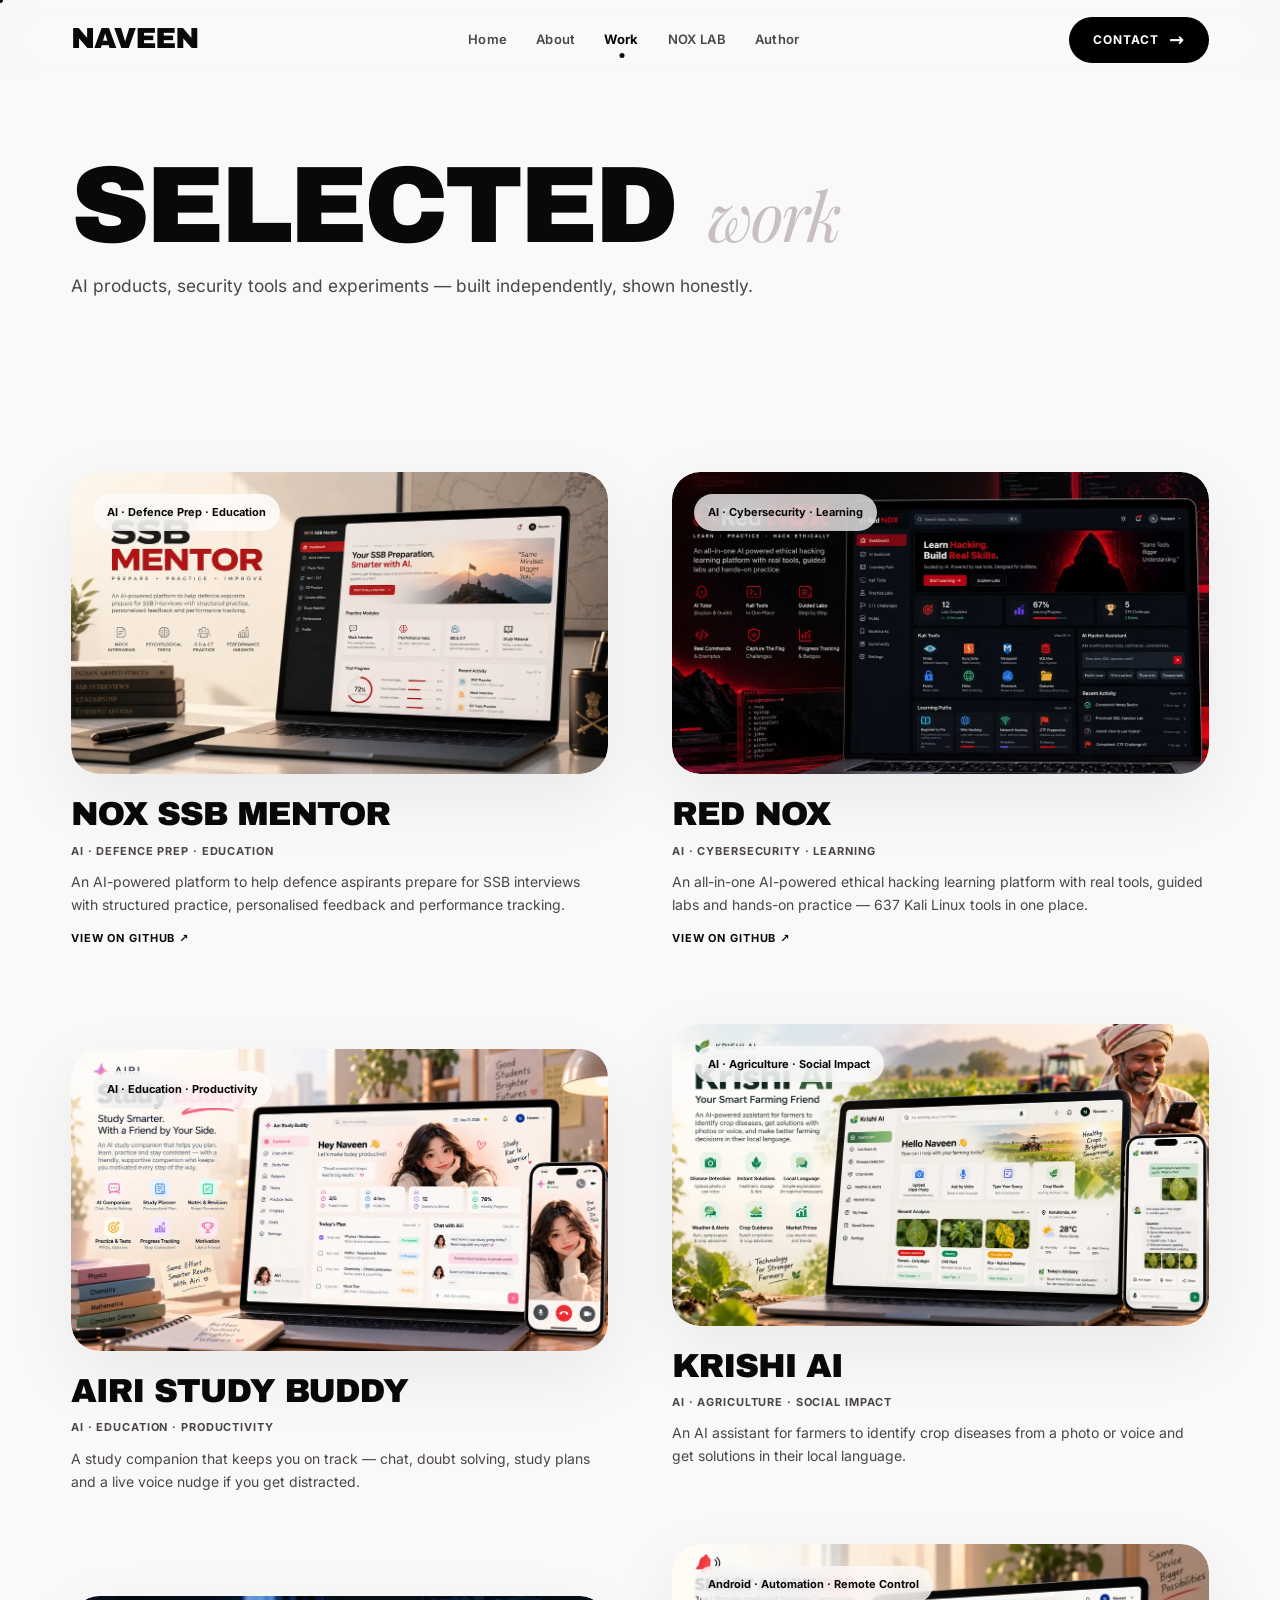
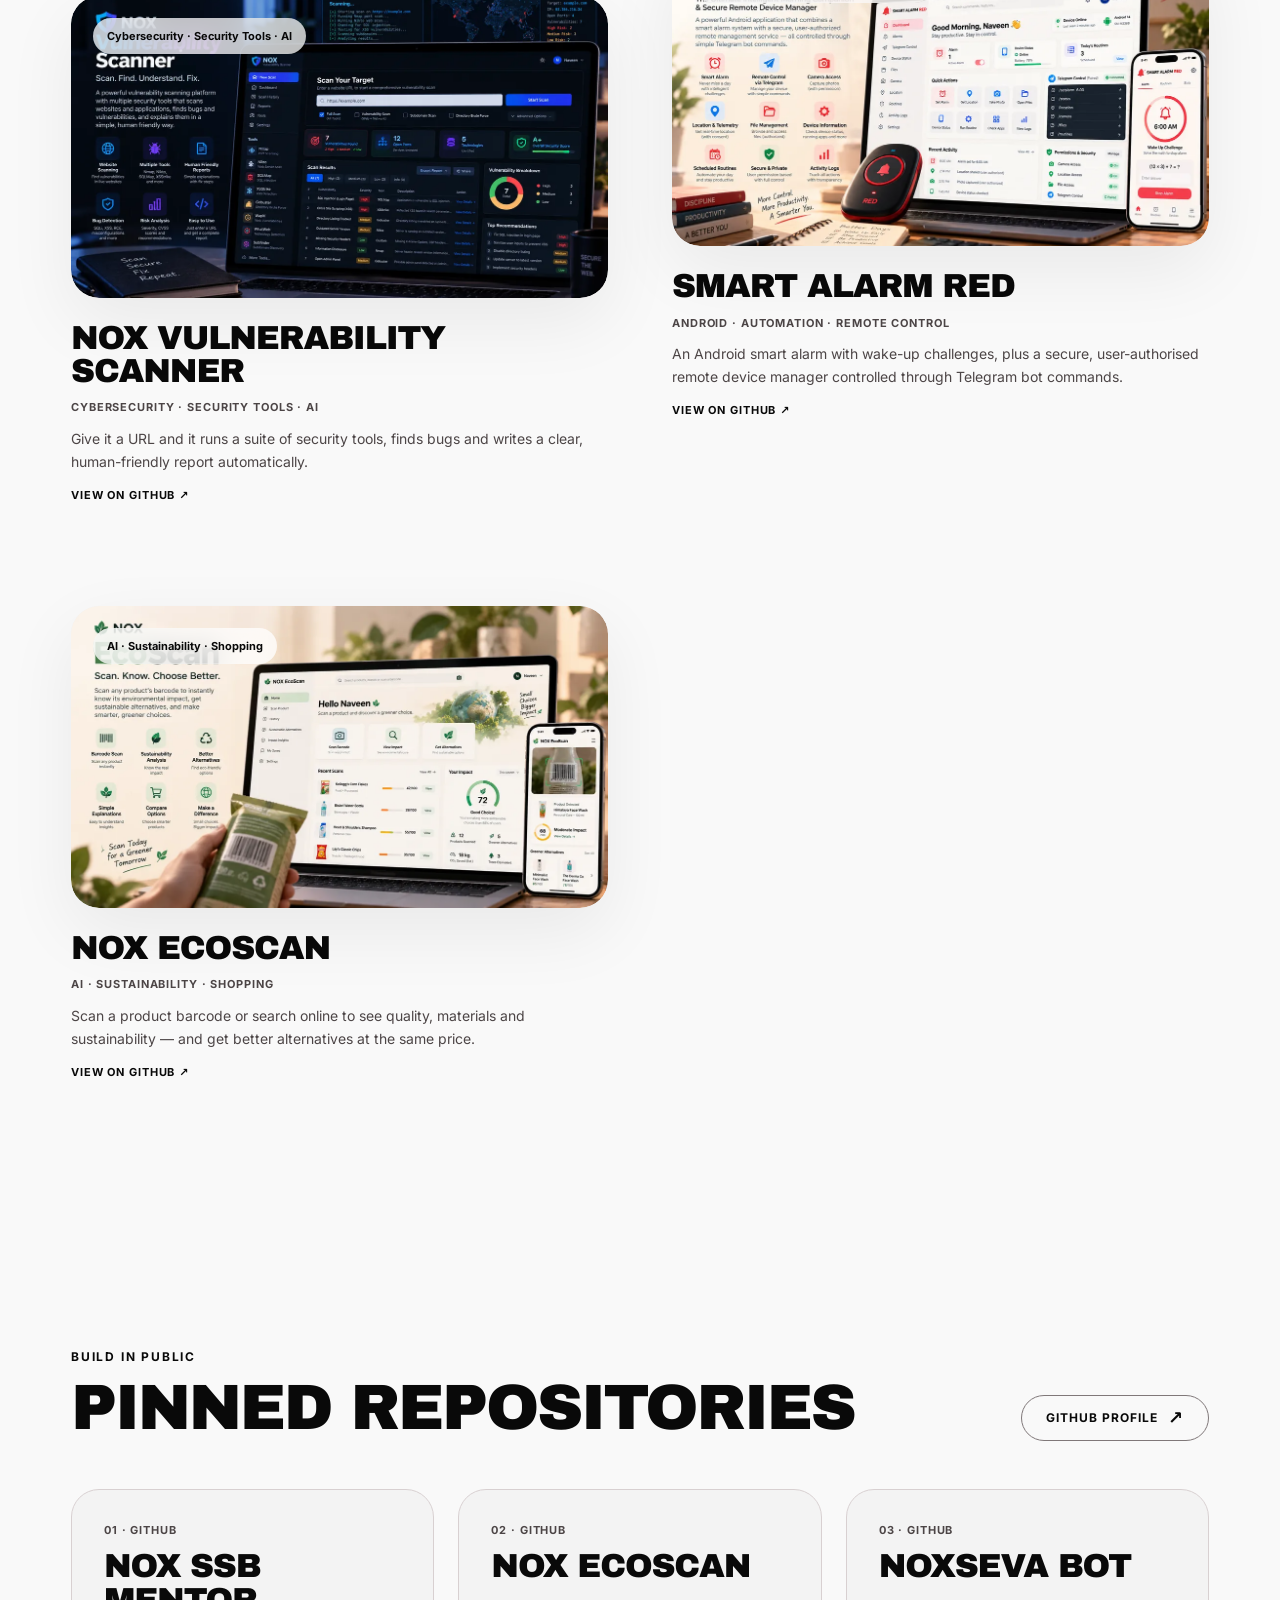
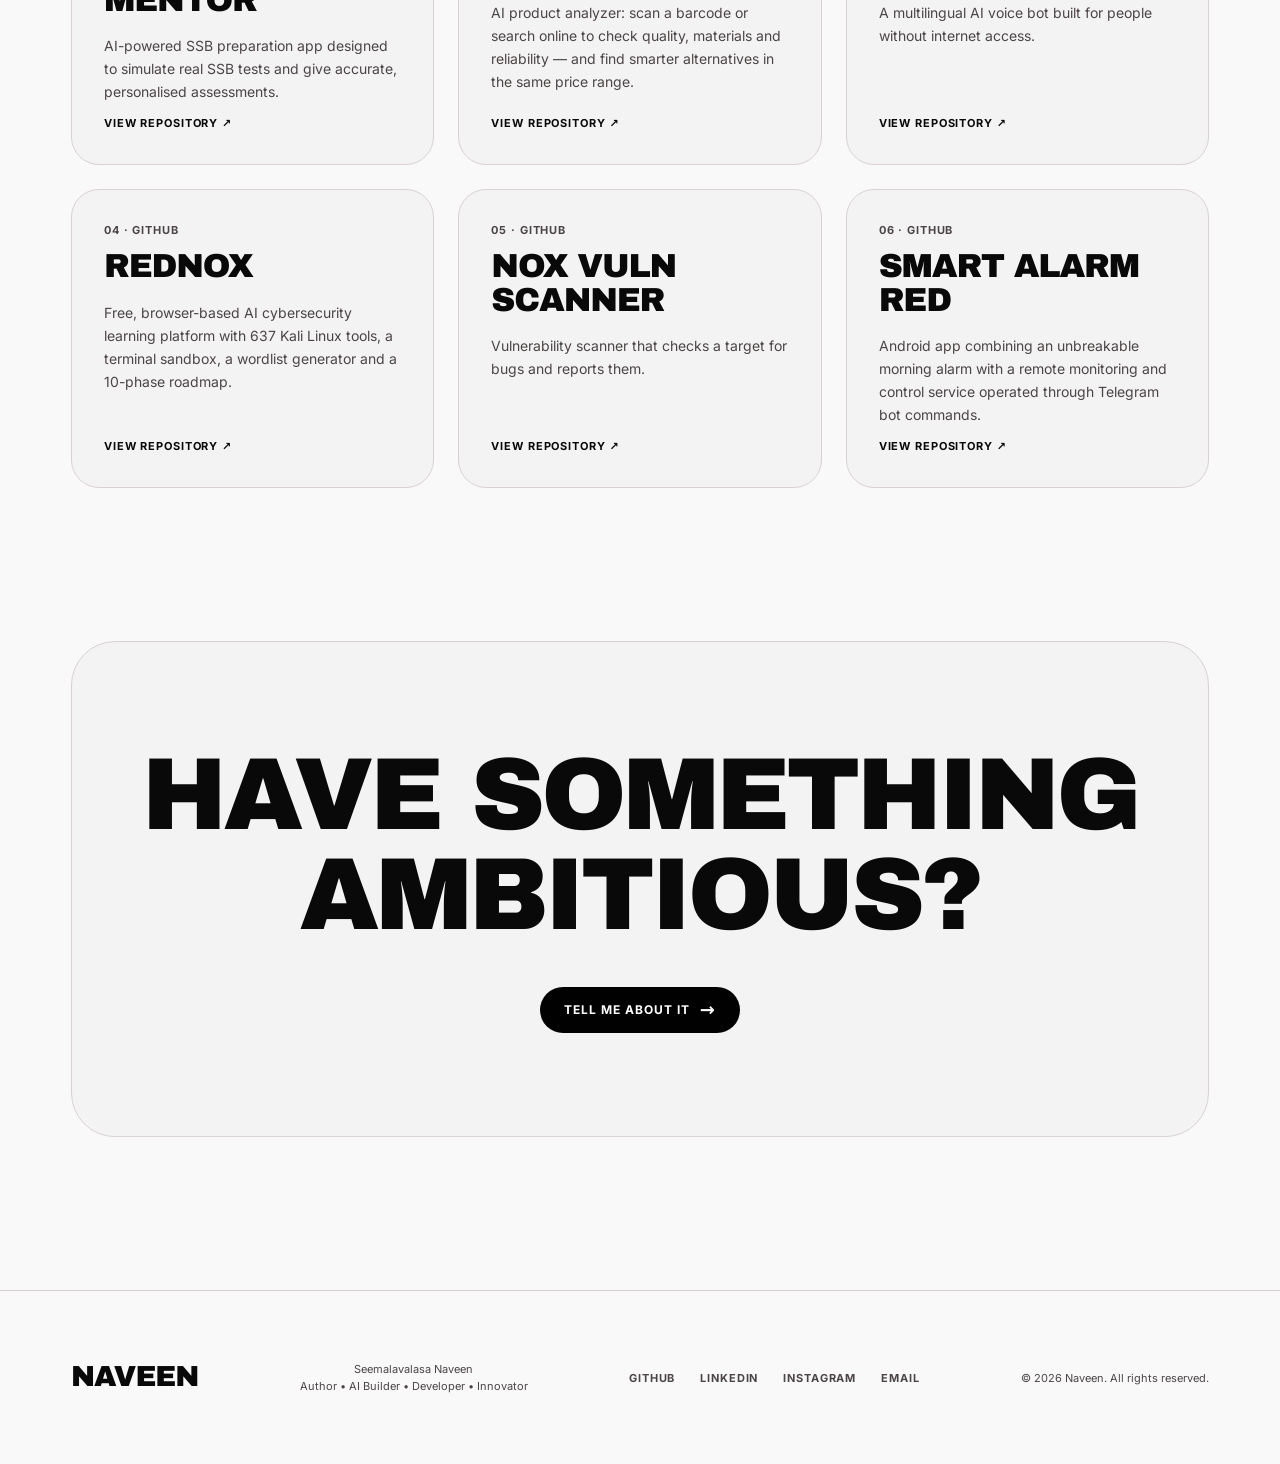
<file: work/index.html>
<!DOCTYPE html><html lang="en"><head><meta charset="utf-8"><meta name="viewport" content="width=device-width, initial-scale=1">
<title>Selected Work — AI, Cybersecurity & Software Projects | Naveen S</title><meta name="description" content="Selected work by Seemalavalasa Naveen: NOX SSB Mentor, Red NOX, Airi Study Buddy, Krishi AI, NOX Vulnerability Scanner, Smart Alarm RED and NOX EcoScan."><meta name="keywords" content="Seemalavalasa Naveen, Naveen S, Naveen author, Seven Years Behind the Gate, Sainik School Korukonda, ProfoundWriters Publication, AI builder, developer, NOX LAB, autonomous agents, cybersecurity, civic technology"><meta name="author" content="Seemalavalasa Naveen"><meta name="robots" content="index, follow, max-image-preview:large, max-snippet:-1, max-video-preview:-1"><meta name="theme-color" content="#f9f9f9">
<link rel="canonical" href="https://seemalavalasanaveen.page.gd/work/">
<meta property="og:type" content="website"><meta property="og:site_name" content="Seemalavalasa Naveen"><meta property="og:locale" content="en_IN"><meta property="og:url" content="https://seemalavalasanaveen.page.gd/work/"><meta property="og:title" content="Selected Work — AI, Cybersecurity & Software Projects | Naveen S"><meta property="og:description" content="Selected work by Seemalavalasa Naveen: NOX SSB Mentor, Red NOX, Airi Study Buddy, Krishi AI, NOX Vulnerability Scanner, Smart Alarm RED and NOX EcoScan."><meta property="og:image" content="https://seemalavalasanaveen.page.gd/assets/images/share.jpg"><meta property="og:image:width" content="1200"><meta property="og:image:height" content="630"><meta property="og:image:alt" content="Seemalavalasa Naveen (Naveen S) — author, AI builder and developer, author of Seven Years Behind the Gate">
<meta name="twitter:card" content="summary_large_image"><meta name="twitter:title" content="Selected Work — AI, Cybersecurity & Software Projects | Naveen S"><meta name="twitter:description" content="Selected work by Seemalavalasa Naveen: NOX SSB Mentor, Red NOX, Airi Study Buddy, Krishi AI, NOX Vulnerability Scanner, Smart Alarm RED and NOX EcoScan."><meta name="twitter:image" content="https://seemalavalasanaveen.page.gd/assets/images/share.jpg"><meta name="twitter:image:alt" content="Seemalavalasa Naveen (Naveen S) — author, AI builder and developer">
<link rel="icon" href="/favicon.ico" sizes="any"><link rel="icon" type="image/png" sizes="32x32" href="/favicon-32x32.png"><link rel="apple-touch-icon" href="/apple-touch-icon.png">
<link rel="preload" href="/assets/fonts/archivo-black-latin.woff2" as="font" type="font/woff2" crossorigin><link rel="preload" href="/assets/fonts/playfair-display-italic.woff2" as="font" type="font/woff2" crossorigin><link rel="preload" href="/assets/fonts/inter-variable.woff2" as="font" type="font/woff2" crossorigin>
<link rel="stylesheet" href="/assets/css/styles.css">
<script type="application/ld+json">{"@context": "https://schema.org", "@graph": [{"@type": "WebSite", "@id": "https://seemalavalasanaveen.page.gd/#website", "url": "https://seemalavalasanaveen.page.gd/", "name": "Seemalavalasa Naveen", "alternateName": "Naveen S", "inLanguage": "en", "publisher": {"@id": "https://seemalavalasanaveen.page.gd/#person"}}, {"@type": "WebPage", "@id": "https://seemalavalasanaveen.page.gd/work/#webpage", "url": "https://seemalavalasanaveen.page.gd/work/", "name": "Selected Work — AI, Cybersecurity & Software Projects | Naveen S", "description": "Selected work by Seemalavalasa Naveen: NOX SSB Mentor, Red NOX, Airi Study Buddy, Krishi AI, NOX Vulnerability Scanner, Smart Alarm RED and NOX EcoScan.", "isPartOf": {"@id": "https://seemalavalasanaveen.page.gd/#website"}, "about": {"@id": "https://seemalavalasanaveen.page.gd/#person"}, "inLanguage": "en"}, {"@type": "Person", "@id": "https://seemalavalasanaveen.page.gd/#person", "name": "Seemalavalasa Naveen", "alternateName": ["Naveen S", "Naveen"], "givenName": "Naveen", "familyName": "Seemalavalasa", "url": "https://seemalavalasanaveen.page.gd/", "image": "https://seemalavalasanaveen.page.gd/assets/images/seemalavalasa-naveen-portrait.webp", "jobTitle": "Author, AI Builder and Developer", "description": "Seemalavalasa Naveen (pen name Naveen S) is an Indian author, AI builder and developer, and the author of the memoir Seven Years Behind the Gate: A Story from Sainik School Korukonda.", "nationality": {"@type": "Country", "name": "India"}, "email": "mailto:5799s.naveen@gmail.com", "alumniOf": {"@type": "EducationalOrganization", "name": "Sainik School Korukonda"}, "knowsAbout": ["Artificial intelligence", "Autonomous agents", "Software development", "Cybersecurity", "Civic technology", "Creative writing", "Photo and video editing"], "sameAs": ["https://www.linkedin.com/in/seemalavalasa-naveen/", "https://github.com/Naveen57990", "https://www.instagram.com/_naveen_5799_/"], "subjectOf": {"@id": "https://seemalavalasanaveen.page.gd/#book"}}, {"@type": "Book", "@id": "https://seemalavalasanaveen.page.gd/#book", "name": "Seven Years Behind the Gate", "alternativeHeadline": "A Story from Sainik School Korukonda", "author": {"@id": "https://seemalavalasanaveen.page.gd/#person"}, "image": "https://seemalavalasanaveen.page.gd/assets/images/seven-years-behind-the-gate-book-cover.jpg", "inLanguage": "en", "genre": ["Memoir", "Coming-of-age"], "description": "A memoir-inspired coming-of-age story based on seven formative years at Sainik School Korukonda.", "url": "https://www.amazon.in/SEVEN-YEARS-BEHIND-GATE-Naveen/dp/B0HJQBPVYP", "sameAs": "https://www.amazon.in/SEVEN-YEARS-BEHIND-GATE-Naveen/dp/B0HJQBPVYP", "workExample": [{"@type": "Book", "bookFormat": "https://schema.org/EBook", "name": "Seven Years Behind the Gate (eBook)", "author": {"@id": "https://seemalavalasanaveen.page.gd/#person"}, "publisher": {"@id": "https://seemalavalasanaveen.page.gd/#person"}, "inLanguage": "en"}, {"@type": "Book", "bookFormat": "https://schema.org/Paperback", "name": "Seven Years Behind the Gate (Paperback)", "author": {"@id": "https://seemalavalasanaveen.page.gd/#person"}, "publisher": {"@type": "Organization", "name": "ProfoundWriters Publication"}, "inLanguage": "en"}]}, {"@type": "BreadcrumbList", "itemListElement": [{"@type": "ListItem", "position": 1, "name": "Home", "item": "https://seemalavalasanaveen.page.gd/"}, {"@type": "ListItem", "position": 2, "name": "Selected Work", "item": "https://seemalavalasanaveen.page.gd/work/"}]}]}</script></head><body data-page="work"><div class="page-transition" aria-hidden="true"><span>NAVEEN</span></div><div class="cursor-dot"></div><div class="cursor-ring"></div>
<a class="skip-link" href="#main">Skip to content</a>
<header class="site-header"><div class="container nav-shell"><a class="brand" href="/">NAVEEN</a>
<nav class="nav-links" aria-label="Primary"><a class="nav-link" href="/">Home</a><a class="nav-link" href="/about/">About</a><a class="nav-link" href="/work/" aria-current="page">Work</a><a class="nav-link" href="/lab/">NOX LAB</a><a class="nav-link" href="/author/">Author</a></nav>
<a class="pill-button nav-cta magnetic" href="/contact/">Contact <span class="arrow">→</span></a>
<button class="menu-toggle" aria-expanded="false" aria-label="Open menu"><span></span></button></div></header>
<aside class="mobile-menu" aria-label="Mobile"><a href="/">Home</a><a href="/about/">About</a><a href="/work/">Work</a><a href="/lab/">NOX LAB</a><a href="/author/">Author</a><a class="pill-button" href="/contact/">Contact <span class="arrow">→</span></a></aside>
<main id="main" class="page-main"><section class="page-hero"><div class="container"><h1 class="reveal">Selected <span class="serif">work</span></h1><p class="body-large reveal">AI products, security tools and experiments — built independently, shown honestly.</p></div></section>
<section class="section-tight"><div class="container"><div class="works-grid"><div class="works-column"><a class="work-card reveal" href="https://github.com/Naveen57990/NOX-SSB-MENTOR" target="_blank" rel="noopener"><div class="work-card-media"><span class="year-chip">AI · Defence Prep · Education</span><img src="/assets/images/nox-ssb-mentor-ai-ssb-preparation.webp" alt="NOX SSB Mentor — AI-powered SSB interview preparation platform by Seemalavalasa Naveen" loading="lazy"></div><h2 class="project-title">NOX SSB Mentor</h2><p class="project-meta">AI · Defence Prep · Education</p><p class="wdesc">An AI-powered platform to help defence aspirants prepare for SSB interviews with structured practice, personalised feedback and performance tracking.</p><span class="project-meta repo-open">View on GitHub ↗</span></a><article class="work-card reveal"><div class="work-card-media"><span class="year-chip">AI · Education · Productivity</span><img src="/assets/images/airi-study-buddy-app.webp" alt="Airi Study Buddy — AI study companion app for students" loading="lazy"></div><h2 class="project-title">Airi Study Buddy</h2><p class="project-meta">AI · Education · Productivity</p><p class="wdesc">A study companion that keeps you on track — chat, doubt solving, study plans and a live voice nudge if you get distracted.</p></article><a class="work-card reveal" href="https://github.com/Naveen57990/NOX-VULN_SCANNER" target="_blank" rel="noopener"><div class="work-card-media"><span class="year-chip">Cybersecurity · Security Tools · AI</span><img src="/assets/images/nox-vulnerability-scanner.webp" alt="NOX Vulnerability Scanner — website security scanning platform with human-friendly reports" loading="lazy"></div><h2 class="project-title">NOX Vulnerability Scanner</h2><p class="project-meta">Cybersecurity · Security Tools · AI</p><p class="wdesc">Give it a URL and it runs a suite of security tools, finds bugs and writes a clear, human-friendly report automatically.</p><span class="project-meta repo-open">View on GitHub ↗</span></a><a class="work-card reveal" href="https://github.com/Naveen57990/NOX-ECOSCAN" target="_blank" rel="noopener"><div class="work-card-media"><span class="year-chip">AI · Sustainability · Shopping</span><img src="/assets/images/nox-ecoscan-sustainable-shopping.webp" alt="NOX EcoScan — barcode scanner app for sustainable product choices" loading="lazy"></div><h2 class="project-title">NOX EcoScan</h2><p class="project-meta">AI · Sustainability · Shopping</p><p class="wdesc">Scan a product barcode or search online to see quality, materials and sustainability — and get better alternatives at the same price.</p><span class="project-meta repo-open">View on GitHub ↗</span></a></div><div class="works-column works-column--offset"><a class="work-card reveal" href="https://github.com/Naveen57990/REDNOX" target="_blank" rel="noopener"><div class="work-card-media"><span class="year-chip">AI · Cybersecurity · Learning</span><img src="/assets/images/red-nox-ethical-hacking-platform.webp" alt="Red NOX — AI ethical hacking and cybersecurity learning platform with Kali Linux tools" loading="lazy"></div><h2 class="project-title">Red NOX</h2><p class="project-meta">AI · Cybersecurity · Learning</p><p class="wdesc">An all-in-one AI-powered ethical hacking learning platform with real tools, guided labs and hands-on practice — 637 Kali Linux tools in one place.</p><span class="project-meta repo-open">View on GitHub ↗</span></a><article class="work-card reveal"><div class="work-card-media"><span class="year-chip">AI · Agriculture · Social Impact</span><img src="/assets/images/krishi-ai-farming-assistant.webp" alt="Krishi AI — AI crop disease detection assistant for farmers" loading="lazy"></div><h2 class="project-title">Krishi AI</h2><p class="project-meta">AI · Agriculture · Social Impact</p><p class="wdesc">An AI assistant for farmers to identify crop diseases from a photo or voice and get solutions in their local language.</p></article><a class="work-card reveal" href="https://github.com/Naveen57990/SMART-ALARM-RED" target="_blank" rel="noopener"><div class="work-card-media"><span class="year-chip">Android · Automation · Remote Control</span><img src="/assets/images/smart-alarm-red-android-app.webp" alt="Smart Alarm RED — Android smart alarm with Telegram bot remote device manager" loading="lazy"></div><h2 class="project-title">Smart Alarm RED</h2><p class="project-meta">Android · Automation · Remote Control</p><p class="wdesc">An Android smart alarm with wake-up challenges, plus a secure, user-authorised remote device manager controlled through Telegram bot commands.</p><span class="project-meta repo-open">View on GitHub ↗</span></a></div></div></div></section>
<section class="section"><div class="container"><div class="section-heading-row"><div><p class="eyebrow reveal">Build in public</p><h2 class="section-title reveal">Pinned Repositories</h2></div><a class="pill-button pill-button--outline magnetic" href="https://github.com/Naveen57990" target="_blank" rel="noopener">GitHub profile <span class="arrow">↗</span></a></div><div class="repo-grid"><a class="repo-card reveal" href="https://github.com/Naveen57990/NOX-SSB-MENTOR" target="_blank" rel="noopener"><span class="project-meta">01 · GitHub</span><h3 class="project-title">NOX SSB MENTOR</h3><p>AI-powered SSB preparation app designed to simulate real SSB tests and give accurate, personalised assessments.</p><span class="project-meta repo-open">View repository ↗</span></a><a class="repo-card reveal" href="https://github.com/Naveen57990/NOX-ECOSCAN" target="_blank" rel="noopener"><span class="project-meta">02 · GitHub</span><h3 class="project-title">NOX ECOSCAN</h3><p>AI product analyzer: scan a barcode or search online to check quality, materials and reliability — and find smarter alternatives in the same price range.</p><span class="project-meta repo-open">View repository ↗</span></a><a class="repo-card reveal" href="https://github.com/Naveen57990/noxseva-bot" target="_blank" rel="noopener"><span class="project-meta">03 · GitHub</span><h3 class="project-title">NOXSEVA BOT</h3><p>A multilingual AI voice bot built for people without internet access.</p><span class="project-meta repo-open">View repository ↗</span></a><a class="repo-card reveal" href="https://github.com/Naveen57990/REDNOX" target="_blank" rel="noopener"><span class="project-meta">04 · GitHub</span><h3 class="project-title">REDNOX</h3><p>Free, browser-based AI cybersecurity learning platform with 637 Kali Linux tools, a terminal sandbox, a wordlist generator and a 10-phase roadmap.</p><span class="project-meta repo-open">View repository ↗</span></a><a class="repo-card reveal" href="https://github.com/Naveen57990/NOX-VULN_SCANNER" target="_blank" rel="noopener"><span class="project-meta">05 · GitHub</span><h3 class="project-title">NOX VULN SCANNER</h3><p>Vulnerability scanner that checks a target for bugs and reports them.</p><span class="project-meta repo-open">View repository ↗</span></a><a class="repo-card reveal" href="https://github.com/Naveen57990/SMART-ALARM-RED" target="_blank" rel="noopener"><span class="project-meta">06 · GitHub</span><h3 class="project-title">SMART ALARM RED</h3><p>Android app combining an unbreakable morning alarm with a remote monitoring and control service operated through Telegram bot commands.</p><span class="project-meta repo-open">View repository ↗</span></a></div></div></section>
<section class="cta"><div class="container"><div class="cta-panel reveal"><h2><span>Have something</span><span>ambitious?</span></h2><a class="pill-button magnetic" href="/contact/">Tell me about it <span class="arrow">→</span></a></div></div></section></main>
<footer class="site-footer"><div class="container footer-grid"><a class="brand" href="/">NAVEEN</a><div class="copyright" style="text-align:center">Seemalavalasa Naveen<br>Author • AI Builder • Developer • Innovator</div>
<nav class="footer-links"><a href="https://github.com/Naveen57990" target="_blank" rel="noopener">GitHub</a><a href="https://www.linkedin.com/in/seemalavalasa-naveen/" target="_blank" rel="noopener">LinkedIn</a><a href="https://www.instagram.com/_naveen_5799_/" target="_blank" rel="noopener">Instagram</a><a href="mailto:5799s.naveen@gmail.com">Email</a></nav>
<div class="copyright">© <span data-year></span> Naveen. All rights reserved.</div></div></footer><script src="/assets/js/gsap.min.js"></script><script src="/assets/js/ScrollTrigger.min.js"></script><script src="/assets/js/main.js"></script></body></html>
</file>
<file: assets/css/styles.css>
@font-face{font-family:"Archivo Black";font-style:normal;font-weight:400;font-display:swap;src:url(../fonts/archivo-black-latin.woff2) format("woff2")}
@font-face{font-family:"Playfair Display";font-style:italic;font-weight:400;font-display:swap;src:url(../fonts/playfair-display-italic.woff2) format("woff2")}
@font-face{font-family:"Playfair Display";font-style:normal;font-weight:400;font-display:swap;src:url(../fonts/playfair-display.woff2) format("woff2")}
@font-face{font-family:"Inter";font-style:normal;font-weight:100 900;font-display:swap;src:url(../fonts/inter-variable.woff2) format("woff2")}
:root {
  --surface: #f9f9f9;
  --surface-pure: #ffffff;
  --surface-low: #f3f3f3;
  --surface-mid: #eeeeee;
  --surface-high: #e8e8e8;
  --ink: #090909;
  --ink-soft: #4c4546;
  --ink-faint: #807879;
  --line: #d8d0d1;
  --peach: #fff1dc;
  --orange: #ff8a00;
  --container: 1440px;
  --gutter: clamp(24px, 5.55vw, 80px);
  --section: clamp(104px, 12vw, 190px);
  --radius-sm: 14px;
  --radius: 24px;
  --radius-lg: 40px;
  --shadow: 0 24px 70px rgba(0, 0, 0, .065);
  --ease: cubic-bezier(.2,.72,.22,1);
}

*, *::before, *::after { box-sizing: border-box; }
html { scroll-behavior: smooth; background: var(--surface); }
body {
  margin: 0;
  min-width: 320px;
  background: var(--surface);
  color: var(--ink);
  font-family: Inter, system-ui, -apple-system, BlinkMacSystemFont, "Segoe UI", sans-serif;
  font-size: 16px;
  line-height: 1.5;
  text-rendering: optimizeLegibility;
  -webkit-font-smoothing: antialiased;
  overflow-x: hidden;
}
body.is-menu-open { overflow: hidden; }
::selection { color: #fff; background: #000; }
a { color: inherit; text-decoration: none; }
button, input, textarea { font: inherit; }
button { color: inherit; }
img { display: block; max-width: 100%; }

.skip-link {
  position: fixed;
  left: 20px;
  top: -100px;
  z-index: 9999;
  padding: 12px 18px;
  border-radius: 999px;
  color: #fff;
  background: #000;
  transition: top .2s ease;
}
.skip-link:focus { top: 20px; }

.container { width: min(100%, var(--container)); margin-inline: auto; padding-inline: var(--gutter); }
.section { padding-block: var(--section); }
.section-tight { padding-block: clamp(72px, 8vw, 124px); }
.eyebrow {
  font-size: 12px;
  font-weight: 700;
  letter-spacing: .15em;
  text-transform: uppercase;
}
.display,
.section-title,
.brand,
.project-title,
.stat-number {
  font-family: "Archivo Black", Impact, Haettenschweiler, "Arial Narrow Bold", sans-serif;
  font-weight: 400;
  text-transform: uppercase;
  letter-spacing: -.035em;
}
.serif { font-family: "Playfair Display", Georgia, serif; font-style: italic; font-weight: 400; }
.section-title { font-size: clamp(44px, 5vw, 76px); line-height: .96; margin: 0; }
.body-large { font-size: clamp(17px, 1.35vw, 20px); line-height: 1.55; color: var(--ink-soft); }
.muted { color: var(--ink-soft); }

.site-header {
  position: fixed;
  inset: 0 0 auto;
  z-index: 1000;
  height: 80px;
  background: rgba(249,249,249,.72);
  backdrop-filter: blur(18px);
  -webkit-backdrop-filter: blur(18px);
  border-bottom: 1px solid transparent;
  transition: height .35s var(--ease), background .35s ease, border-color .35s ease;
}
.site-header.is-scrolled {
  height: 70px;
  background: rgba(249,249,249,.9);
  border-color: rgba(207,196,197,.65);
}
.nav-shell { height: 100%; display: flex; align-items: center; justify-content: space-between; gap: 30px; }
.brand { position: relative; z-index: 1002; font-size: 29px; line-height: 1; }
.nav-links { display: flex; align-items: center; gap: clamp(22px, 2.5vw, 38px); }
.nav-link {
  position: relative;
  padding-block: 8px;
  color: var(--ink-soft);
  font-size: 13px;
  font-weight: 600;
  letter-spacing: .025em;
  transition: color .25s ease, transform .25s ease;
}
.nav-link:hover { color: var(--ink); transform: translateY(-2px); }
.nav-link[aria-current="page"] { color: var(--ink); font-weight: 700; }
.nav-link[aria-current="page"]::after {
  content: "";
  position: absolute;
  width: 5px;
  height: 5px;
  left: 50%;
  bottom: -1px;
  border-radius: 50%;
  background: var(--ink);
  transform: translateX(-50%);
}
.pill-button {
  display: inline-flex;
  align-items: center;
  justify-content: center;
  gap: 10px;
  min-height: 46px;
  padding: 12px 24px;
  border: 0;
  border-radius: 999px;
  background: #000;
  color: #fff;
  font-size: 12px;
  font-weight: 700;
  letter-spacing: .08em;
  text-transform: uppercase;
  cursor: pointer;
  transition: transform .35s var(--ease), background .25s ease, box-shadow .35s var(--ease);
}
.pill-button:hover { transform: translateY(-3px) scale(1.02); background: #292929; box-shadow: 0 14px 28px rgba(0,0,0,.15); }
.pill-button:active { transform: scale(.98); }
.pill-button--outline { color: var(--ink); background: transparent; border: 1px solid var(--ink-faint); }
.pill-button--outline:hover { color: #fff; background: #000; }
.arrow { display: inline-block; font-size: 18px; line-height: 1; transition: transform .3s var(--ease); }
.pill-button:hover .arrow { transform: translateX(4px); }
.menu-toggle { display: none; position: relative; z-index: 1002; width: 46px; height: 46px; padding: 0; border: 0; border-radius: 50%; background: transparent; cursor: pointer; }
.menu-toggle span, .menu-toggle::before, .menu-toggle::after { content: ""; position: absolute; left: 12px; width: 22px; height: 2px; background: #000; transition: transform .35s var(--ease), top .35s var(--ease), opacity .2s ease; }
.menu-toggle::before { top: 15px; }
.menu-toggle span { top: 22px; }
.menu-toggle::after { top: 29px; }
.menu-toggle[aria-expanded="true"]::before { top: 22px; transform: rotate(45deg); }
.menu-toggle[aria-expanded="true"] span { opacity: 0; }
.menu-toggle[aria-expanded="true"]::after { top: 22px; transform: rotate(-45deg); }
.mobile-menu { display: none; }

.page-main { padding-top: 80px; }

/* HOME */
.hero {
  position: relative;
  min-height: max(720px, 96svh);
  display: flex;
  align-items: center;
  overflow: clip;
  isolation: isolate;
}
.hero-glow {
  position: absolute;
  z-index: -2;
  left: 50%;
  top: 46%;
  width: min(76vw, 960px);
  aspect-ratio: 1;
  transform: translate(-50%, -50%);
  border-radius: 50%;
  background: radial-gradient(circle, rgba(255,240,213,.95) 0%, rgba(255,245,225,.58) 35%, rgba(255,245,225,0) 72%);
  filter: blur(8px);
}
.hero-grid { position: relative; display: grid; grid-template-columns: 1fr minmax(320px, 600px) 1fr; align-items: end; min-height: 720px; }
.hero-kicker { position: absolute; z-index: 1; top: 5%; left: 50%; transform: translateX(-50%); margin: 0; white-space: nowrap; font-size: clamp(54px, 6vw, 96px); line-height: 1; }
.hero-side { padding-bottom: 90px; position: relative; z-index: 4; }
.hero-side--right { justify-self: end; text-align: right; max-width: 235px; font-size: 15px; color: var(--ink-soft); }
.status-pill {
  display: inline-flex;
  align-items: center;
  gap: 10px;
  padding: 11px 16px;
  border: 1px solid rgba(255,255,255,.8);
  border-radius: 999px;
  background: rgba(255,255,255,.62);
  backdrop-filter: blur(16px);
  box-shadow: 0 18px 45px rgba(0,0,0,.05);
  font-size: 12px;
  font-weight: 600;
}
.status-dot { width: 8px; height: 8px; border-radius: 50%; background: var(--orange); box-shadow: 0 0 0 5px rgba(255,138,0,.12), 0 0 14px rgba(255,138,0,.7); animation: pulse 2s ease-in-out infinite; }
@keyframes pulse { 50% { opacity: .55; transform: scale(.84); } }
.hero-portrait-wrap { position: relative; z-index: 3; width: min(100%, 540px); justify-self: center; align-self: end; }
.hero-portrait { width: 100%; height: 650px; object-fit: cover; object-position: center bottom; filter: saturate(.86) contrast(1.02); }
.hero-name,
.hero-role {
  position: absolute;
  z-index: 5;
  bottom: 35px;
  margin: 0;
  font-size: clamp(74px, 8.35vw, 132px);
  line-height: .82;
  pointer-events: none;
}
.hero-name { left: 0; text-align: left; }
.hero-role { right: 0; text-align: right; }
.hero-role-mobile { display: none; }

.marquee { overflow: hidden; border-block: 1px solid var(--line); background: var(--surface-low); }
.marquee-track { display: flex; width: max-content; gap: 36px; padding-block: 22px; font-family: "Archivo Black", sans-serif; font-size: clamp(25px, 2.4vw, 38px); line-height: 1; color: #918b8b; text-transform: uppercase; letter-spacing: .06em; animation: marquee 28s linear infinite; }
.marquee-track span { white-space: nowrap; }
@keyframes marquee { to { transform: translateX(-50%); } }

.projects-strip { overflow: hidden; }
.section-heading-row { display: flex; align-items: end; justify-content: space-between; gap: 24px; margin-bottom: 45px; }
.project-rail { display: flex; gap: 30px; overflow-x: auto; padding: 8px var(--gutter) 36px 0; scroll-snap-type: x mandatory; scrollbar-width: none; }
.project-rail::-webkit-scrollbar { display: none; }
.rail-card { flex: 0 0 min(720px, 66vw); scroll-snap-align: start; }
.project-media { position: relative; overflow: hidden; aspect-ratio: 4/3; border-radius: 32px; background: var(--surface-low); box-shadow: var(--shadow); }
.project-media img { width: 100%; height: 100%; object-fit: cover; transition: transform .8s var(--ease), filter .8s var(--ease); }
.project-media::after { content: ""; position: absolute; inset: 0; background: rgba(0,0,0,0); transition: background .45s ease; }
.project-chip { position: absolute; z-index: 2; left: 30px; bottom: 26px; padding: 12px 18px; border-radius: 999px; background: rgba(255,255,255,.78); backdrop-filter: blur(16px); font-size: 12px; font-weight: 700; opacity: 0; transform: translateY(10px); transition: opacity .35s ease, transform .35s var(--ease); }
.rail-card:hover img, .work-card:hover img { transform: scale(1.045); filter: saturate(1.05); }
.rail-card:hover .project-media::after { background: rgba(0,0,0,.08); }
.rail-card:hover .project-chip { opacity: 1; transform: translateY(0); }

.services-grid { display: grid; grid-template-columns: .9fr 1fr 1fr 1fr; gap: clamp(24px, 4vw, 68px); }
.service-card { border-top: 1px solid var(--line); padding-top: 28px; }
.service-index { display: inline-block; margin-bottom: 48px; font-size: 11px; font-weight: 700; color: var(--ink-faint); }
.service-card h3 { margin: 0 0 16px; font-size: 18px; }
.service-card p { margin: 0; color: var(--ink-soft); font-size: 14px; line-height: 1.65; }

.experience-header { margin-bottom: 48px; text-align: right; }
.experience-list { border-top: 1px solid var(--line); }
.experience-row { display: grid; grid-template-columns: 1.1fr 1fr 1fr; gap: 30px; padding: 28px 8px; border-bottom: 1px solid var(--line); transition: padding .35s var(--ease), background .3s ease; }
.experience-row:hover { padding-inline: 18px; background: rgba(255,255,255,.7); }
.experience-row strong { font-size: 14px; }
.experience-row span { font-size: 12px; color: var(--ink-soft); }

.quote-card { max-width: 820px; margin-inline: auto; padding: clamp(48px, 7vw, 90px); border: 1px solid rgba(207,196,197,.7); border-radius: 34px; background: var(--surface-low); text-align: center; }
.quote-card blockquote { margin: 0; font-family: "Playfair Display", serif; font-style: italic; font-size: clamp(26px, 3vw, 42px); line-height: 1.2; }
.quote-person { display: flex; align-items: center; justify-content: center; gap: 14px; margin-top: 34px; }
.quote-avatar { width: 38px; height: 38px; border-radius: 50%; object-fit: cover; }
.quote-person small { display: block; color: var(--ink-soft); }

.cta { padding-block: 0 var(--section); }
.cta-panel { padding: clamp(60px, 8vw, 112px) 24px; border: 1px solid var(--line); border-radius: 44px; background: var(--surface-low); text-align: center; overflow: hidden; }
.cta-panel h2 { margin: 0 0 42px; font-family: "Archivo Black", sans-serif; font-size: clamp(62px, 9vw, 140px); line-height: .82; letter-spacing: -.04em; text-transform: uppercase; }

/* WORKS */
.page-hero { padding: clamp(74px, 8vw, 122px) 0 clamp(62px, 8vw, 112px); }
.page-hero h1 { margin: 0 0 26px; font-family: "Archivo Black", sans-serif; font-size: clamp(74px, 10vw, 154px); line-height: .85; letter-spacing: -.045em; text-transform: uppercase; }
.page-hero h1 .serif { display: inline-block; color: #c8c0c0; font-size: .62em; text-transform: lowercase; letter-spacing: -.04em; }
.page-hero p { max-width: 720px; margin: 0; }
.works-grid { display: grid; grid-template-columns: repeat(2, minmax(0, 1fr)); gap: clamp(30px, 5vw, 70px); align-items: start; }
.works-column { display: grid; gap: clamp(62px, 8vw, 118px); min-width: 0; }
.works-column--offset { padding-top: 0; gap: clamp(42px, 6vw, 86px); }
.work-card { min-width: 0; }
.work-card-media { position: relative; display: grid; place-items: center; overflow: hidden; margin-bottom: 24px; padding: clamp(18px, 3.2vw, 48px); border-radius: 28px; background: var(--surface-low); box-shadow: var(--shadow); }
#nexus .work-card-media { aspect-ratio: 4/5; background: linear-gradient(145deg, #ffe2c3, #fff2e6 55%, #f2eee8); }
#aura .work-card-media { aspect-ratio: 1; }
#lumina .work-card-media { aspect-ratio: 16/10; }
#studio .work-card-media { aspect-ratio: 4/3; }
.work-card-media img { width: 100%; height: 100%; object-fit: cover; border-radius: 16px; transition: transform .8s var(--ease); }
.year-chip { position: absolute; top: 22px; left: 22px; z-index: 2; padding: 10px 14px; border-radius: 999px; background: rgba(255,255,255,.74); backdrop-filter: blur(15px); font-size: 11px; font-weight: 700; }
.year-chip.is-live { display: flex; align-items: center; gap: 8px; }
.project-title { margin: 0 0 5px; font-size: clamp(26px, 2.6vw, 40px); line-height: 1; }
.project-meta { display: flex; gap: 10px; color: var(--ink-soft); font-size: 11px; font-weight: 700; letter-spacing: .08em; text-transform: uppercase; }
.load-more { margin-top: 98px; text-align: center; }

/* ABOUT */
.about-hero { position: relative; padding: clamp(62px, 7vw, 100px) 0 70px; isolation: isolate; }
.about-hero::before { content: ""; position: absolute; z-index: -1; left: 25%; top: 0; width: 75%; height: 110%; background: radial-gradient(circle, rgba(255,242,220,.78), transparent 68%); }
.about-grid { display: grid; grid-template-columns: 7fr 5fr; gap: clamp(36px, 5vw, 70px); align-items: center; }
.about-title { margin: 0 0 28px; font-family: "Archivo Black", sans-serif; line-height: .78; text-transform: uppercase; letter-spacing: -.045em; }
.about-title .line-a { display: block; font-size: clamp(78px, 9vw, 138px); }
.about-title .line-b { display: block; margin: -5px 0 4px 22%; color: #666; font-family: "Playfair Display", serif; font-size: clamp(58px, 7vw, 106px); font-style: italic; font-weight: 400; text-transform: lowercase; letter-spacing: -.04em; }
.about-title .line-c { display: block; font-size: clamp(92px, 11vw, 164px); }
.about-status { margin: 0 0 35px; }
.about-copy { max-width: 660px; }
.about-photo { overflow: hidden; aspect-ratio: 4/5; border-radius: 44px; box-shadow: var(--shadow); }
.about-photo img { width: 100%; height: 100%; object-fit: cover; }
.journey-grid { display: grid; grid-template-columns: 4fr 8fr; gap: clamp(40px, 7vw, 100px); }
.journey-title { position: sticky; top: 120px; align-self: start; }
.journey-copy { display: grid; gap: 32px; }
.journey-copy p { margin: 0; }
.stats { display: grid; grid-template-columns: repeat(4, 1fr); gap: 30px; padding-top: 42px; border-top: 1px solid var(--line); }
.stat-number { display: block; font-size: clamp(60px, 6vw, 92px); line-height: 1; }
.stat-label { display: block; margin-top: 10px; color: var(--ink-soft); font-size: 10px; font-weight: 700; letter-spacing: .12em; text-transform: uppercase; }
.skills-marquee .marquee-track { padding-block: 30px; color: #000; font-size: clamp(54px, 8vw, 116px); letter-spacing: -.02em; }
.timeline-title { margin-bottom: 54px; }
.timeline-row { display: grid; grid-template-columns: 2fr 3fr 5fr; gap: 32px; padding: 32px 12px; border-bottom: 1px solid var(--line); transition: background .3s ease, padding .35s var(--ease); }
.timeline-row:first-of-type { border-top: 1px solid var(--line); }
.timeline-row:hover { padding-inline: 24px; background: var(--surface-low); }
.timeline-date { color: var(--ink-soft); font-size: 11px; font-weight: 700; letter-spacing: .08em; }
.timeline-role h3 { margin: 0; font-size: 17px; }
.timeline-role span { color: var(--ink-faint); font-size: 13px; }
.timeline-detail p { margin: 0 0 14px; color: var(--ink-soft); font-size: 13px; line-height: 1.65; }
.tags { display: flex; flex-wrap: wrap; gap: 8px; }
.tag { padding: 5px 11px; border: 1px solid var(--line); border-radius: 999px; color: var(--ink-soft); font-size: 10px; }

/* CONTACT */
.contact-main { position: relative; min-height: calc(100svh - 80px); display: grid; place-items: center; padding: clamp(70px, 9vw, 130px) 0; isolation: isolate; }
.contact-main::before { content: ""; position: absolute; z-index: -1; width: min(90vw, 1000px); aspect-ratio: 1; left: 50%; top: 47%; transform: translate(-50%,-50%); background: radial-gradient(circle, rgba(255,242,220,.85), rgba(255,245,225,0) 70%); }
.contact-wrap { width: min(100%, 900px); text-align: center; }
.contact-title { margin: 0 0 28px; font-family: "Archivo Black", sans-serif; font-size: clamp(72px, 10vw, 144px); line-height: .87; letter-spacing: -.04em; text-transform: uppercase; }
.contact-intro { max-width: 630px; margin: 0 auto 52px; color: var(--ink-soft); font-size: 17px; }
.contact-form { position: relative; overflow: hidden; padding: clamp(30px, 5vw, 58px); border: 1px solid rgba(207,196,197,.72); border-radius: 28px; background: rgba(255,255,255,.66); backdrop-filter: blur(12px); box-shadow: var(--shadow); text-align: left; }
.contact-form::before { content: ""; position: absolute; width: 330px; height: 330px; right: -160px; top: -180px; border-radius: 50%; background: #fff0d7; filter: blur(55px); opacity: .7; }
.form-grid { position: relative; z-index: 1; display: grid; grid-template-columns: 1fr 1fr; gap: 30px; }
.field--full { grid-column: 1 / -1; }
.field label { display: block; margin-bottom: 6px; font-size: 10px; font-weight: 700; letter-spacing: .14em; text-transform: uppercase; }
.field input, .field textarea { width: 100%; padding: 12px 0; color: var(--ink); background: transparent; border: 0; border-bottom: 1.5px solid #ded8d8; border-radius: 0; outline: none; transition: border-color .25s ease; }
.field textarea { min-height: 100px; resize: vertical; }
.field input:focus, .field textarea:focus { border-color: #000; }
.field input::placeholder, .field textarea::placeholder { color: #aaa2a2; }
.field-error { min-height: 18px; padding-top: 5px; color: #9a1414; font-size: 11px; }
.form-actions { grid-column: 1 / -1; display: flex; align-items: center; justify-content: space-between; gap: 20px; padding-top: 8px; }
.form-status { margin: 0; color: var(--ink-soft); font-size: 12px; }

/* FOOTER */
.site-footer { padding: 70px 0; border-top: 1px solid var(--line); background: var(--surface); }
.footer-grid { display: flex; align-items: center; justify-content: space-between; gap: 32px; }
.footer-links { display: flex; align-items: center; gap: 25px; }
.footer-links a { color: var(--ink-soft); font-size: 11px; font-weight: 700; letter-spacing: .08em; text-transform: uppercase; transition: color .25s ease; }
.footer-links a:hover { color: #000; }
.copyright { color: var(--ink-soft); font-size: 11px; }

/* MOTION */
.reveal { opacity: 0; transform: translateY(34px); }
.reveal-left { opacity: 0; transform: translateX(-50px); }
.reveal-right { opacity: 0; transform: translateX(50px); }
.clip-reveal { clip-path: inset(0 0 100% 0); }
.no-js .reveal, .no-js .reveal-left, .no-js .reveal-right { opacity: 1; transform: none; }
.no-js .clip-reveal { clip-path: inset(0); }
.page-transition { position: fixed; z-index: 5000; inset: 0; display: grid; place-items: center; background: #000; color: #fff; transform: scaleY(0); transform-origin: bottom; pointer-events: none; }
.page-transition span { font-family: "Archivo Black", sans-serif; font-size: clamp(70px, 12vw, 180px); letter-spacing: -.04em; }
.cursor-dot, .cursor-ring { position: fixed; z-index: 6000; left: 0; top: 0; border-radius: 50%; pointer-events: none; transform: translate(-50%,-50%); }
.cursor-dot { width: 6px; height: 6px; background: #000; }
.cursor-ring { width: 34px; height: 34px; border: 1px solid rgba(0,0,0,.5); transition: width .25s var(--ease), height .25s var(--ease), background .25s ease; }
body.cursor-active .cursor-ring { width: 58px; height: 58px; background: rgba(255,255,255,.32); backdrop-filter: blur(3px); }

@media (max-width: 960px) {
  :root { --gutter: 28px; }
  .nav-links, .nav-cta { display: none; }
  .menu-toggle { display: block; }
  .mobile-menu { position: fixed; z-index: 1001; inset: 0; display: grid; align-content: center; justify-items: center; gap: 20px; background: rgba(249,249,249,.97); opacity: 0; visibility: hidden; transform: translateY(-12px); transition: opacity .3s ease, visibility .3s ease, transform .4s var(--ease); }
  .mobile-menu.is-open { opacity: 1; visibility: visible; transform: translateY(0); }
  .mobile-menu a { font-family: "Archivo Black", sans-serif; font-size: clamp(48px, 12vw, 78px); line-height: .95; text-transform: uppercase; }
  .mobile-menu .pill-button { margin-top: 18px; font-family: Inter, sans-serif; font-size: 12px; }
  .hero { min-height: auto; padding: 60px 0 70px; }
  .hero-grid { grid-template-columns: 1fr; min-height: 760px; align-items: end; }
  .hero-kicker { top: 4%; font-size: clamp(52px, 10vw, 78px); }
  .hero-side--left { position: absolute; left: 0; bottom: 52px; }
  .hero-side--right { position: absolute; right: 0; bottom: 52px; }
  .hero-portrait-wrap { width: min(64vw, 450px); }
  .hero-portrait { height: 610px; }
  .hero-name, .hero-role { font-size: clamp(72px, 12vw, 110px); }
  .hero-role { display: none; }
  .hero-role-mobile { display: block; margin: -20px 0 0; text-align: center; font-size: clamp(70px, 13vw, 112px); line-height: .82; }
  .services-grid { grid-template-columns: 1fr 1fr; }
  .services-grid > .section-title { grid-column: 1 / -1; }
  .experience-row { grid-template-columns: 1fr 1fr; }
  .experience-row > :last-child { grid-column: 2; }
  .about-grid { grid-template-columns: 1fr; }
  .about-photo { max-width: 620px; }
  .journey-grid { grid-template-columns: 1fr; }
  .journey-title { position: static; }
  .timeline-row { grid-template-columns: 1fr 2fr; }
  .timeline-detail { grid-column: 2; }
}

@media (max-width: 700px) {
  :root { --gutter: 22px; --section: 112px; }
  .site-header, .site-header.is-scrolled { height: 68px; }
  .brand { font-size: 25px; }
  .page-main { padding-top: 68px; }
  .hero { padding-top: 20px; }
  .hero-grid { min-height: 600px; }
  .hero-kicker { top: 2%; font-size: 47px; }
  .hero-portrait-wrap { width: 69vw; }
  .hero-portrait { height: 420px; }
  .hero-side--left { left: 50%; bottom: 8px; transform: translateX(-50%); width: max-content; }
  .hero-side--right { right: 0; bottom: 125px; max-width: 130px; font-size: 10px; line-height: 1.4; }
  .hero-name { bottom: 95px; font-size: 58px; }
  .hero-role-mobile { margin: -2px 0 0; font-size: 60px; }
  .status-pill { padding: 8px 12px; font-size: 10px; }
  .section-heading-row { align-items: start; flex-direction: column; }
  .rail-card { flex-basis: 87vw; }
  .project-media { border-radius: 23px; }
  .services-grid { grid-template-columns: 1fr; }
  .services-grid > .section-title { grid-column: auto; }
  .service-index { margin-bottom: 24px; }
  .experience-header { text-align: left; }
  .experience-row { grid-template-columns: 1fr; gap: 10px; }
  .experience-row > :last-child { grid-column: auto; }
  .quote-card { padding-inline: 28px; }
  .cta-panel { border-radius: 30px; }
  .works-grid { grid-template-columns: 1fr; }
  .works-column, .works-column--offset { gap: 58px; padding-top: 0; }
  .page-hero { padding-top: 68px; }
  .page-hero h1 .serif { display: block; margin-left: 24%; }
  .about-title .line-b { margin-left: 15%; }
  .about-photo { border-radius: 30px; }
  .stats { grid-template-columns: 1fr 1fr; }
  .timeline-row { grid-template-columns: 1fr; gap: 10px; }
  .timeline-detail { grid-column: auto; }
  .form-grid { grid-template-columns: 1fr; }
  .field--full, .form-actions { grid-column: auto; }
  .form-actions { align-items: stretch; flex-direction: column; }
  .form-actions .pill-button { align-self: flex-end; }
  .footer-grid { flex-direction: column; text-align: center; }
  .footer-links { flex-wrap: wrap; justify-content: center; }
  .cursor-dot, .cursor-ring { display: none; }
}

@media (prefers-reduced-motion: reduce) {
  html { scroll-behavior: auto; }
  *, *::before, *::after { animation-duration: .001ms !important; animation-iteration-count: 1 !important; scroll-behavior: auto !important; transition-duration: .001ms !important; }
  .reveal, .reveal-left, .reveal-right { opacity: 1 !important; transform: none !important; }
  .clip-reveal { clip-path: inset(0) !important; }
  .cursor-dot, .cursor-ring { display: none; }
}

/* ===== 2026 refinement: native scroll, collision-safe hero, expanded services ===== */
html {
  scroll-padding-top: 90px;
  overscroll-behavior-y: auto;
}
body {
  touch-action: pan-y pinch-zoom;
  overflow-wrap: anywhere;
}
.display,
.section-title,
.page-hero h1,
.about-title,
.contact-title,
.cta-panel h2 {
  text-wrap: balance;
}
.section-title { line-height: 1; }
.page-hero h1 { line-height: .92; }
.contact-title { line-height: .94; }
.cta-panel h2 { line-height: .92; }
.about-title { line-height: .9; }
.about-title .line-b { margin-top: 0; margin-bottom: 8px; }

/* Header order is Home, About, Services, Work */
.nav-links { gap: clamp(20px, 2.25vw, 34px); }

/* Collision-safe home hero */
.hero {
  min-height: auto;
  padding: clamp(54px, 6vw, 88px) 0 clamp(72px, 8vw, 118px);
  align-items: stretch;
  overflow: hidden;
}
.hero-glow {
  z-index: -1;
  top: 51%;
  width: min(82vw, 1050px);
  background: radial-gradient(circle, rgba(255,226,183,.92) 0%, rgba(255,241,216,.66) 38%, rgba(255,248,236,0) 73%);
}
.hero-stage {
  position: relative;
  display: grid;
  grid-template-columns: minmax(190px, 1fr) minmax(320px, 500px) minmax(190px, 1fr);
  grid-template-areas:
    "kicker kicker kicker"
    "meta portrait specialty"
    "name portrait role";
  grid-template-rows: auto auto minmax(390px, 1fr);
  column-gap: clamp(20px, 3vw, 54px);
  row-gap: 22px;
  min-height: min(760px, calc(100svh - 110px));
  align-items: center;
}
.hero-kicker {
  grid-area: kicker;
  position: relative;
  z-index: 5;
  top: auto;
  left: auto;
  transform: none;
  justify-self: center;
  margin: 0 0 8px;
  font-size: clamp(58px, 6.2vw, 96px);
  line-height: 1.05;
}
.hero-meta {
  grid-area: meta;
  position: relative;
  z-index: 6;
  align-self: start;
  display: grid;
  justify-items: start;
  gap: 14px;
  padding-top: clamp(18px, 4vw, 68px);
}
.hero-location {
  padding-left: 4px;
  color: var(--ink-faint);
  font-size: 10px;
  font-weight: 700;
  letter-spacing: .1em;
  text-transform: uppercase;
}
.hero-specialty {
  grid-area: specialty;
  position: relative;
  z-index: 6;
  align-self: start;
  justify-self: end;
  max-width: 245px;
  margin: 0;
  padding-top: clamp(18px, 4vw, 68px);
  color: var(--ink-soft);
  font-size: 14px;
  line-height: 1.65;
  text-align: right;
}
.hero-name,
.hero-role {
  position: relative;
  z-index: 7;
  right: auto;
  bottom: auto;
  left: auto;
  width: 100%;
  margin: 0;
  font-size: clamp(64px, 6.6vw, 108px);
  line-height: .9;
  letter-spacing: -.045em;
  pointer-events: none;
}
.hero-name {
  grid-area: name;
  align-self: end;
  text-align: left;
}
.hero-role {
  grid-area: role;
  align-self: end;
  text-align: right;
  font-size: clamp(54px, 5.65vw, 92px);
}
.hero-name span,
.hero-role span { display: block; }
.hero-portrait-wrap {
  grid-area: portrait;
  position: relative;
  z-index: 4;
  width: 100%;
  max-width: 500px;
  height: clamp(520px, 47vw, 650px);
  justify-self: center;
  align-self: end;
  display: grid;
  place-items: end center;
  filter: drop-shadow(0 32px 40px rgba(71, 48, 29, .13));
}
.hero-portrait-wrap::before {
  content: "";
  position: absolute;
  z-index: -1;
  left: 50%;
  bottom: 4%;
  width: 94%;
  height: 82%;
  transform: translateX(-50%);
  border-radius: 48% 48% 28% 28% / 38% 38% 20% 20%;
  background: linear-gradient(180deg, rgba(255,255,255,.45), rgba(255,241,218,.08));
  border: 1px solid rgba(255,255,255,.72);
  backdrop-filter: blur(7px);
}
.hero-portrait {
  position: relative;
  z-index: 2;
  width: 100%;
  height: 100%;
  object-fit: contain;
  object-position: center bottom;
  filter: saturate(.9) contrast(1.02);
}
.hero-orbit {
  position: absolute;
  z-index: 1;
  border: 1px solid rgba(132, 91, 47, .22);
  border-radius: 50%;
  pointer-events: none;
}
.hero-orbit--one { width: 88%; aspect-ratio: 1; top: 13%; left: 7%; animation: orbitFloat 8s ease-in-out infinite; }
.hero-orbit--two { width: 62%; aspect-ratio: 1; top: 27%; left: 19%; animation: orbitFloat 8s 1.3s ease-in-out infinite reverse; }
@keyframes orbitFloat { 50% { transform: translateY(-9px) scale(1.025); opacity: .55; } }

/* Four visible home projects */
.project-showcase-grid {
  display: grid;
  grid-template-columns: repeat(2, minmax(0, 1fr));
  gap: clamp(34px, 5vw, 76px) clamp(24px, 3vw, 44px);
}
.showcase-card { min-width: 0; }
.showcase-card:nth-child(even) { margin-top: clamp(42px, 7vw, 104px); }
.showcase-media {
  position: relative;
  overflow: hidden;
  aspect-ratio: 4 / 3;
  border-radius: 30px;
  background: var(--surface-low);
  box-shadow: var(--shadow);
}
.showcase-media--peach { background: linear-gradient(145deg, #ffe2c3, #fff3e8); }
.showcase-media img {
  width: 100%;
  height: 100%;
  object-fit: cover;
  transition: transform .8s var(--ease), filter .8s var(--ease);
}
.showcase-card:first-child .showcase-media img { object-position: center 30%; }
.showcase-card:hover .showcase-media img,
.showcase-card:focus-visible .showcase-media img { transform: scale(1.045); filter: saturate(1.05); }
.showcase-card:hover .project-chip,
.showcase-card:focus-visible .project-chip { opacity: 1; transform: translateY(0); }
.showcase-caption { display: flex; justify-content: space-between; align-items: baseline; gap: 18px; padding-top: 18px; }
.showcase-caption h3 { margin: 0; font-family: "Archivo Black", sans-serif; font-size: clamp(27px, 3vw, 43px); line-height: 1; text-transform: uppercase; letter-spacing: -.03em; }
.showcase-caption span { color: var(--ink-soft); font-size: 10px; font-weight: 700; letter-spacing: .08em; text-transform: uppercase; text-align: right; }

/* Service cards with project previews */
.services-home { overflow: visible; }
.services-heading {
  display: grid;
  grid-template-columns: 1fr 1fr;
  align-items: end;
  gap: 30px;
  margin-bottom: clamp(70px, 8vw, 116px);
}
.services-heading .eyebrow { grid-column: 1 / -1; }
.services-heading p { justify-self: end; max-width: 500px; margin: 0; color: var(--ink-soft); font-size: 16px; line-height: 1.7; }
.service-preview-grid {
  display: grid;
  grid-template-columns: repeat(4, minmax(0, 1fr));
  border-top: 1px solid var(--line);
}
.service-card--rich {
  position: relative;
  z-index: 1;
  min-height: 330px;
  padding: 28px 24px 74px;
  border-top: 0;
  border-right: 1px solid var(--line);
  transition: background .35s ease, transform .4s var(--ease), z-index 0s;
}
.service-card--rich:first-child { border-left: 1px solid var(--line); }
.service-card--rich:hover,
.service-card--rich:focus-visible { z-index: 20; background: rgba(255,255,255,.78); transform: translateY(-8px); outline: none; }
.service-card--rich .service-index { margin-bottom: 68px; }
.service-card--rich h3 { max-width: 190px; margin: 0 0 18px; font-family: "Archivo Black", sans-serif; font-size: 28px; line-height: 1; text-transform: uppercase; letter-spacing: -.025em; }
.service-card--rich p { max-width: 250px; }
.service-arrow { position: absolute; right: 23px; bottom: 22px; display: grid; place-items: center; width: 38px; height: 38px; border: 1px solid var(--line); border-radius: 50%; font-size: 18px; transition: transform .35s var(--ease), background .3s ease, color .3s ease; }
.service-card--rich:hover .service-arrow,
.service-card--rich:focus-visible .service-arrow { transform: rotate(45deg); color: white; background: black; }
.service-preview {
  position: absolute;
  z-index: 30;
  left: 50%;
  top: -190px;
  width: min(260px, 24vw);
  margin: 0;
  padding: 9px;
  border: 1px solid rgba(255,255,255,.8);
  border-radius: 20px;
  background: rgba(255,255,255,.8);
  box-shadow: 0 30px 70px rgba(0,0,0,.18);
  backdrop-filter: blur(15px);
  opacity: 0;
  pointer-events: none;
  transform: translate(-50%, 22px) rotate(-2deg) scale(.92);
  transition: opacity .3s ease, transform .45s var(--ease);
}
.service-card--rich:nth-child(even) .service-preview { transform: translate(-50%, 22px) rotate(2deg) scale(.92); }
.service-card--rich:hover .service-preview,
.service-card--rich:focus-visible .service-preview { opacity: 1; transform: translate(-50%, 0) rotate(-2deg) scale(1); }
.service-card--rich:nth-child(even):hover .service-preview,
.service-card--rich:nth-child(even):focus-visible .service-preview { transform: translate(-50%, 0) rotate(2deg) scale(1); }
.service-preview img { width: 100%; aspect-ratio: 16 / 10; object-fit: cover; border-radius: 13px; }
.service-preview figcaption { display: flex; justify-content: space-between; gap: 12px; padding: 10px 5px 3px; font-size: 10px; }
.service-preview figcaption span { color: var(--ink-faint); text-align: right; }

.experience-header { display: grid; justify-items: end; gap: 8px; }
.experience-row { min-height: 82px; align-items: center; }

/* Dedicated services page */
.services-page-hero { padding-bottom: clamp(58px, 7vw, 92px); }
.services-page-hero .eyebrow { display: block; margin-bottom: 28px; }
.services-intro { display: flex; align-items: end; justify-content: space-between; gap: 30px; }
.services-intro p { max-width: 720px; margin: 0; }
.service-detail-list { display: grid; }
.service-detail {
  display: grid;
  grid-template-columns: minmax(0, .9fr) minmax(360px, 1.1fr);
  gap: clamp(38px, 7vw, 110px);
  align-items: center;
  padding: clamp(70px, 9vw, 130px) 0;
  border-top: 1px solid var(--line);
}
.service-detail:nth-child(even) .service-detail-copy { order: 2; }
.service-detail:nth-child(even) .service-detail-media { order: 1; }
.service-number { display: block; margin-bottom: 40px; color: var(--ink-faint); font-size: 12px; font-weight: 700; letter-spacing: .14em; }
.service-detail-copy h2 { margin: 0 0 24px; font-family: "Archivo Black", sans-serif; font-size: clamp(52px, 6.3vw, 94px); line-height: .96; letter-spacing: -.035em; text-transform: uppercase; }
.service-detail-copy > p { max-width: 610px; margin: 0 0 28px; color: var(--ink-soft); font-size: 16px; line-height: 1.75; }
.service-detail-copy ul { display: grid; gap: 10px; margin: 0 0 32px; padding: 0; list-style: none; }
.service-detail-copy li { position: relative; padding-left: 20px; font-size: 13px; }
.service-detail-copy li::before { content: ""; position: absolute; left: 0; top: .65em; width: 6px; height: 6px; border-radius: 50%; background: var(--orange); }
.service-detail-copy > a { display: inline-flex; align-items: center; gap: 12px; padding-bottom: 5px; border-bottom: 1px solid; font-size: 12px; font-weight: 700; letter-spacing: .08em; text-transform: uppercase; }
.service-detail-copy > a span { font-size: 17px; transition: transform .3s var(--ease); }
.service-detail-copy > a:hover span { transform: translate(3px,-3px); }
.service-detail-media { position: relative; overflow: hidden; margin: 0; padding: 16px; border-radius: 34px; background: linear-gradient(145deg, #fff4e6, #f1efec); box-shadow: var(--shadow); }
.service-detail-media img { width: 100%; aspect-ratio: 4 / 3; object-fit: cover; border-radius: 22px; }
#product-design .service-detail-media img { object-position: center 28%; }
.service-detail-media figcaption { display: flex; justify-content: space-between; gap: 20px; padding: 16px 8px 3px; font-size: 11px; }
.service-detail-media figcaption span { color: var(--ink-faint); text-align: right; }
.process-section { background: var(--surface-low); border-block: 1px solid var(--line); }
.process-heading { display: flex; align-items: end; justify-content: space-between; gap: 30px; margin-bottom: 70px; }
.process-grid { display: grid; grid-template-columns: repeat(4, minmax(0, 1fr)); border-top: 1px solid var(--line); }
.process-grid article { min-height: 250px; padding: 28px 28px 38px 0; border-right: 1px solid var(--line); }
.process-grid article + article { padding-left: 28px; }
.process-grid article:last-child { border-right: 0; }
.process-grid article > span { display: block; margin-bottom: 70px; color: var(--ink-faint); font-size: 11px; font-weight: 700; }
.process-grid h3 { margin: 0 0 14px; font-family: "Archivo Black", sans-serif; font-size: 30px; text-transform: uppercase; }
.process-grid p { margin: 0; color: var(--ink-soft); font-size: 13px; line-height: 1.65; }

/* Reduce scrubby movement: animations decorate but never fight the scroll */
.work-card { transform: none; }

@media (max-width: 1180px) {
  .hero-stage {
    grid-template-columns: minmax(165px, .9fr) minmax(300px, 430px) minmax(165px, .9fr);
    column-gap: 20px;
  }
  .hero-name { font-size: clamp(58px, 6.4vw, 82px); }
  .hero-role { font-size: clamp(50px, 5.4vw, 72px); }
  .service-preview-grid { grid-template-columns: repeat(2, minmax(0, 1fr)); }
  .service-card--rich { border-bottom: 1px solid var(--line); }
  .service-card--rich:nth-child(3) { border-left: 1px solid var(--line); }
  .service-preview { width: min(280px, 35vw); }
}

@media (max-width: 960px) {
  .hero { padding-top: 44px; }
  .hero-stage {
    grid-template-columns: repeat(2, minmax(0, 1fr));
    grid-template-areas:
      "kicker kicker"
      "meta specialty"
      "portrait portrait"
      "name role";
    grid-template-rows: auto auto auto auto;
    min-height: auto;
    row-gap: 30px;
  }
  .hero-kicker { font-size: clamp(54px, 10vw, 82px); }
  .hero-meta,
  .hero-specialty { align-self: start; padding-top: 0; }
  .hero-portrait-wrap { width: min(70vw, 500px); height: min(610px, 78vw); margin: 0 auto; }
  .hero-name,
  .hero-role { align-self: start; font-size: clamp(58px, 10vw, 92px); }
  .hero-role { display: block; }
  .services-heading { grid-template-columns: 1fr; }
  .services-heading .eyebrow { grid-column: auto; }
  .services-heading p { justify-self: start; }
  .service-detail { grid-template-columns: 1fr; }
  .service-detail:nth-child(even) .service-detail-copy,
  .service-detail:nth-child(even) .service-detail-media { order: initial; }
  .service-detail-media { max-width: 760px; }
  .process-grid { grid-template-columns: repeat(2, 1fr); }
  .process-grid article:nth-child(2) { border-right: 0; }
  .process-grid article:nth-child(-n+2) { border-bottom: 1px solid var(--line); }
  .process-grid article:nth-child(3) { padding-left: 0; }
  .services-intro { align-items: flex-start; flex-direction: column; }
}

@media (max-width: 700px) {
  .hero {
    padding: 30px 0 82px;
  }
  .hero-stage {
    grid-template-columns: minmax(0, 1fr);
    grid-template-areas:
      "kicker"
      "portrait"
      "name"
      "role"
      "meta"
      "specialty";
    row-gap: 24px;
  }
  .hero-kicker { justify-self: start; margin-left: 7%; font-size: clamp(48px, 15vw, 68px); }
  .hero-portrait-wrap { width: min(92vw, 430px); height: min(520px, 119vw); }
  .hero-name,
  .hero-role {
    width: 100%;
    font-size: clamp(62px, 20vw, 94px);
    line-height: .94;
    text-align: left;
  }
  .hero-role { font-size: clamp(54px, 17vw, 80px); color: #373232; }
  .hero-meta { justify-items: start; padding-top: 12px; }
  .hero-specialty { justify-self: start; max-width: 330px; text-align: left; }
  .hero-orbit--one { width: 82%; left: 9%; }
  .hero-orbit--two { width: 58%; left: 21%; }
  .project-showcase-grid { grid-template-columns: 1fr; gap: 54px; }
  .showcase-card:nth-child(even) { margin-top: 0; }
  .showcase-caption { align-items: flex-start; flex-direction: column; gap: 7px; }
  .showcase-caption span { text-align: left; }
  .service-preview-grid { grid-template-columns: 1fr; border-top: 0; gap: 18px; }
  .service-card--rich,
  .service-card--rich:first-child,
  .service-card--rich:nth-child(3) {
    min-height: auto;
    padding: 24px;
    border: 1px solid var(--line);
    border-radius: 24px;
    background: rgba(255,255,255,.58);
  }
  .service-card--rich .service-index { margin-bottom: 28px; }
  .service-preview {
    position: relative;
    left: auto;
    top: auto;
    width: 100%;
    margin: 28px 0 0;
    padding: 7px;
    opacity: 1;
    transform: none !important;
  }
  .service-arrow { top: 22px; bottom: auto; }
  .services-heading { margin-bottom: 45px; }
  .experience-header { justify-items: start; text-align: left; }
  .service-detail { padding: 75px 0; }
  .service-detail-copy h2 { font-size: clamp(52px, 16vw, 74px); }
  .service-detail-media { padding: 9px; border-radius: 24px; }
  .service-detail-media img { border-radius: 17px; }
  .process-heading { align-items: flex-start; flex-direction: column; }
  .process-grid { grid-template-columns: 1fr; }
  .process-grid article,
  .process-grid article + article,
  .process-grid article:nth-child(3) { min-height: auto; padding: 28px 0 42px; border-right: 0; border-bottom: 1px solid var(--line); }
  .process-grid article:last-child { border-bottom: 0; }
  .process-grid article > span { margin-bottom: 32px; }
  .about-title { line-height: .94; }
  .about-title .line-b { margin-left: 10%; }
  .page-hero h1 { line-height: .96; }
  .contact-title { line-height: .98; }
  .cta-panel h2 { line-height: .95; }
}

/* Final type safety: never split display words or punctuation mid-word. */
body { overflow-wrap: normal; word-break: normal; }
.hero-role { font-size: clamp(44px, 4.25vw, 70px); }
.hero-role span,
.hero-name span,
.service-card--rich h3,
.service-detail-copy h2,
.about-title span,
.project-title { overflow-wrap: normal; word-break: normal; hyphens: none; }
.hero-role span { white-space: nowrap; }
.cta-panel h2 span { display: block; white-space: nowrap; }

@media (max-width: 960px) {
  .hero-role { font-size: clamp(48px, 8.4vw, 76px); }
}

@media (max-width: 700px) {
  .hero-role { font-size: clamp(48px, 15vw, 70px); }
  .about-title .line-a { font-size: clamp(66px, 20vw, 80px); }
  .about-title .line-b { font-size: clamp(48px, 14vw, 62px); }
  .about-title .line-c { font-size: clamp(68px, 19vw, 78px); white-space: nowrap; }
  .cta-panel h2 { font-size: clamp(44px, 13.5vw, 54px); }
  .cta-panel { padding-inline: 14px; }
}

@media (max-width: 700px) {
  .cta-panel h2 { font-size: clamp(34px, 10.5vw, 42px); letter-spacing: -.035em; }
}
@media (max-width: 700px) { .cta-panel h2 { font-size: clamp(34px, 9.9vw, 40px); } }
@media (max-width: 700px) {
  .service-detail-copy h2 { font-size: clamp(42px, 13vw, 56px); }
  .service-detail, .service-detail-copy, .service-detail-media { min-width: 0; width: 100%; }
}


/* ===== Final readability, viewport hero, and auto carousel refinement ===== */
.sr-only {
  position: absolute !important;
  width: 1px !important;
  height: 1px !important;
  padding: 0 !important;
  margin: -1px !important;
  overflow: hidden !important;
  clip: rect(0, 0, 0, 0) !important;
  white-space: nowrap !important;
  border: 0 !important;
}

/* A bold editorial face that remains legible at very large sizes. */
.display,
.section-title,
.brand,
.project-title,
.stat-number,
.page-hero h1,
.about-title,
.contact-title,
.cta-panel h2,
.service-detail-copy h2,
.service-card--rich h3,
.showcase-caption h3,
.process-grid h3,
.page-transition span,
.mobile-menu a {
  font-family: "Archivo Black", Inter, Arial, sans-serif;
  font-weight: 400;
  font-stretch: normal;
  letter-spacing: -.035em;
  text-rendering: geometricPrecision;
}
.section-title,
.page-hero h1,
.contact-title,
.cta-panel h2,
.about-title,
.service-detail-copy h2 {
  line-height: .98;
}
.page-hero h1 { font-size: clamp(62px, 8.5vw, 128px); }
.contact-title { font-size: clamp(62px, 8.4vw, 124px); }
.cta-panel h2 { font-size: clamp(56px, 8vw, 116px); }
.service-detail-copy h2 { font-size: clamp(48px, 5.4vw, 80px); }

/* Keep every key hero message inside the first viewport on desktop. */
.hero {
  min-height: calc(100svh - 80px);
  padding: clamp(18px, 2.4vh, 30px) 0 clamp(24px, 3.2vh, 42px);
}
.hero-stage {
  min-height: calc(100svh - 124px);
  max-height: 820px;
  grid-template-rows: auto minmax(0, 1fr) auto;
  row-gap: clamp(12px, 2vh, 22px);
}
.hero-kicker {
  margin-bottom: 0;
  font-size: clamp(48px, 5.2vw, 78px);
}
.hero-meta,
.hero-specialty {
  padding-top: clamp(6px, 2vh, 24px);
}
.hero-portrait-wrap {
  height: min(65svh, 610px);
  max-height: 610px;
}
.hero-name,
.hero-role {
  align-self: end;
  padding-bottom: clamp(12px, 3vh, 34px);
  line-height: .93;
}
.hero-name { font-size: clamp(58px, 5.7vw, 88px); }
.hero-role { font-size: clamp(38px, 3.55vw, 55px); }
.hero-role span:last-child { white-space: nowrap; }

/* Full-width, equal-size project slider. */
.projects-strip { overflow: hidden; }
.work-slider {
  position: relative;
  width: 100%;
  touch-action: pan-y;
}
.work-slider-viewport {
  overflow: hidden;
  width: 100%;
  border-radius: 32px;
}
.work-slider-track {
  display: flex;
  width: 100%;
  will-change: transform;
  transition: transform .82s var(--ease);
}
.work-slider-track.is-jumping { transition: none; }
.work-slide {
  flex: 0 0 100%;
  min-width: 0;
  padding-inline: 1px;
}
.work-slide .showcase-media {
  width: 100%;
  aspect-ratio: 16 / 9;
  border-radius: 32px;
}
.work-slide .showcase-media img {
  width: 100%;
  height: 100%;
  object-fit: cover;
  object-position: center;
}
.work-slide:nth-child(even) { margin-top: 0; }
.work-slider-controls {
  display: flex;
  align-items: center;
  justify-content: space-between;
  gap: 24px;
  margin-top: 26px;
}
.work-slider-dots {
  display: flex;
  align-items: center;
  gap: 9px;
}
.slider-dot {
  position: relative;
  width: 42px;
  height: 8px;
  padding: 0;
  border: 0;
  background: transparent;
  cursor: pointer;
}
.slider-dot::before {
  content: "";
  position: absolute;
  inset: 3px 0;
  border-radius: 999px;
  background: var(--line);
  transition: background .3s ease, transform .3s var(--ease);
}
.slider-dot[aria-current="true"]::before {
  background: var(--ink);
  transform: scaleY(1.45);
}
.work-slider-buttons { display: flex; gap: 10px; }
.slider-button {
  display: grid;
  place-items: center;
  width: 48px;
  height: 48px;
  padding: 0;
  border: 1px solid var(--line);
  border-radius: 50%;
  background: var(--surface-pure);
  font-size: 20px;
  cursor: pointer;
  transition: transform .3s var(--ease), color .3s ease, background .3s ease;
}
.slider-button:hover,
.slider-button:focus-visible {
  color: #fff;
  background: #000;
  transform: translateY(-3px);
  outline: none;
}

@media (max-width: 1180px) {
  .hero-stage {
    grid-template-columns: minmax(155px, .85fr) minmax(300px, 420px) minmax(185px, 1fr);
  }
  .hero-name { font-size: clamp(52px, 5.4vw, 72px); }
  .hero-role { font-size: clamp(34px, 3.45vw, 47px); }
}

@media (max-width: 960px) {
  .hero {
    min-height: auto;
    padding: 34px 0 72px;
  }
  .hero-stage {
    min-height: auto;
    max-height: none;
    grid-template-areas:
      "kicker kicker"
      "name role"
      "meta specialty"
      "portrait portrait";
    grid-template-rows: auto auto auto auto;
    row-gap: 24px;
  }
  .hero-name,
  .hero-role {
    align-self: start;
    padding-bottom: 0;
  }
  .hero-name { font-size: clamp(54px, 9vw, 82px); }
  .hero-role { font-size: clamp(40px, 6.8vw, 61px); }
  .hero-portrait-wrap {
    width: min(66vw, 500px);
    height: min(640px, 79vw);
    margin-top: 6px;
  }
}

@media (max-width: 700px) {
  .page-hero h1,
  .contact-title { font-size: clamp(52px, 14vw, 72px); line-height: 1; }
  .section-title { font-size: clamp(40px, 12vw, 58px); }
  .service-detail-copy h2 { font-size: clamp(40px, 11vw, 54px); }
  .hero-stage {
    grid-template-areas:
      "kicker"
      "name"
      "role"
      "portrait"
      "meta"
      "specialty";
    row-gap: 18px;
  }
  .hero-kicker { margin-left: 0; font-size: clamp(42px, 13vw, 58px); }
  .hero-name { font-size: clamp(54px, 17vw, 76px); }
  .hero-role { font-size: clamp(39px, 11.8vw, 54px); }
  .hero-role span { white-space: normal; }
  .hero-role span:last-child { white-space: nowrap; }
  .hero-portrait-wrap {
    width: min(94vw, 430px);
    height: min(535px, 116vw);
  }
  .work-slider-viewport,
  .work-slide .showcase-media { border-radius: 22px; }
  .work-slide .showcase-media { aspect-ratio: 4 / 3; }
  .showcase-caption { padding-top: 15px; }
  .showcase-caption h3 { font-size: clamp(25px, 8vw, 34px); }
  .work-slider-controls { margin-top: 20px; }
  .slider-dot { width: 28px; }
  .slider-button { width: 44px; height: 44px; }
}

@media (prefers-reduced-motion: reduce) {
  .work-slider-track { transition: none; }
}


/* ===== Requested polish: two-up work, rotating testimonials, mobile hero/off-canvas ===== */

/* Desktop hero role may extend left, but never beyond the viewport. */
@media (min-width: 961px) {
  .hero-name,
  .hero-role {
    width: max-content;
    max-width: min(48vw, 680px);
  }
  .hero-name { justify-self: start; }
  .hero-role { justify-self: end; }
}

/* Slightly tighter main-page hero rhythm without changing secondary type. */
.page-hero {
  padding-top: clamp(54px, 6vw, 92px);
  padding-bottom: clamp(46px, 5.5vw, 78px);
}
.page-hero h1,
.contact-title {
  margin-bottom: 18px;
  line-height: .9;
}
.about-hero {
  padding-top: clamp(50px, 5.5vw, 82px);
  padding-bottom: clamp(48px, 5vw, 72px);
}
.about-title {
  margin-bottom: 18px;
  line-height: .83;
}
.about-title .line-b {
  margin-top: -.02em;
  margin-bottom: .04em;
}

/* Selected work: two equal cards in view, one on small phones. */
.work-slider {
  --slides-per-view: 2;
  --slider-gap: clamp(18px, 2vw, 28px);
}
.work-slider-viewport { border-radius: 0; }
.work-slider-track {
  gap: var(--slider-gap);
  align-items: stretch;
}
.work-slide {
  flex: 0 0 calc((100% - (var(--slides-per-view) - 1) * var(--slider-gap)) / var(--slides-per-view));
  width: calc((100% - (var(--slides-per-view) - 1) * var(--slider-gap)) / var(--slides-per-view));
  padding-inline: 0;
}
.work-slide .showcase-media {
  aspect-ratio: 16 / 10;
  height: auto;
}
.work-slide .showcase-caption {
  min-height: 74px;
}

/* Five-testimonial auto carousel, one card visible at a time. */
.testimonials-section { overflow: hidden; }
.testimonials-heading { margin-bottom: clamp(34px, 5vw, 64px); }
.testimonial-count {
  max-width: 260px;
  color: var(--ink-faint);
  font-size: 10px;
  font-weight: 700;
  letter-spacing: .1em;
  line-height: 1.5;
  text-align: right;
  text-transform: uppercase;
}
.testimonial-slider {
  width: min(100%, 940px);
  margin-inline: auto;
  touch-action: pan-y;
}
.testimonial-viewport {
  overflow: hidden;
  width: 100%;
  border-radius: 34px;
}
.testimonial-track {
  display: flex;
  width: 100%;
  will-change: transform;
  transition: transform .78s var(--ease);
}
.testimonial-track.is-jumping { transition: none; }
.testimonial-slide {
  flex: 0 0 100%;
  width: 100%;
  max-width: none;
  min-height: clamp(360px, 42vw, 490px);
  margin: 0;
  display: grid;
  align-content: center;
}
.quote-avatar--initials {
  display: grid;
  place-items: center;
  flex: 0 0 auto;
  background: #111;
  color: #fff;
  font-size: 11px;
  font-weight: 800;
  letter-spacing: .08em;
}
.testimonial-controls {
  display: flex;
  align-items: center;
  justify-content: space-between;
  gap: 24px;
  margin-top: 24px;
}
.testimonial-dots,
.testimonial-buttons {
  display: flex;
  align-items: center;
  gap: 9px;
}
.testimonial-dots .slider-dot { width: 34px; }

/* A true mobile off-canvas drawer. */
@media (max-width: 960px) {
  body.is-menu-open { overflow: hidden; }
  body::after {
    content: "";
    position: fixed;
    z-index: 999;
    inset: 0;
    background: rgba(9, 9, 9, .42);
    opacity: 0;
    visibility: hidden;
    pointer-events: none;
    transition: opacity .3s ease, visibility .3s ease;
  }
  body.is-menu-open::after {
    opacity: 1;
    visibility: visible;
    pointer-events: auto;
  }
  .mobile-menu {
    inset: 0 0 0 auto;
    width: min(86vw, 410px);
    height: 100dvh;
    padding: 118px 34px 42px;
    align-content: start;
    justify-items: start;
    gap: 15px;
    background: rgba(249, 249, 249, .985);
    box-shadow: -28px 0 70px rgba(0, 0, 0, .16);
    opacity: 1;
    visibility: hidden;
    transform: translateX(104%);
    transition: visibility .36s ease, transform .46s var(--ease);
  }
  .mobile-menu.is-open {
    visibility: visible;
    transform: translateX(0);
  }
  .mobile-menu a {
    width: 100%;
    font-size: clamp(38px, 8.5vw, 62px);
    line-height: 1;
    opacity: 0;
    transform: translateX(26px);
    transition: opacity .3s ease, transform .42s var(--ease);
  }
  .mobile-menu.is-open a { opacity: 1; transform: translateX(0); }
  .mobile-menu.is-open a:nth-child(2) { transition-delay: .04s; }
  .mobile-menu.is-open a:nth-child(3) { transition-delay: .08s; }
  .mobile-menu.is-open a:nth-child(4) { transition-delay: .12s; }
  .mobile-menu.is-open a:nth-child(5) { transition-delay: .16s; }
  .mobile-menu .pill-button {
    width: auto;
    margin-top: 22px;
    padding-inline: 26px;
  }

  /* Tablet hero: name above, supporting text beside portrait, role below. */
  .hero {
    padding: 28px 0 68px;
  }
  .hero-stage {
    grid-template-columns: minmax(132px, .72fr) minmax(300px, 460px) minmax(142px, .78fr);
    grid-template-areas:
      "kicker kicker kicker"
      "name name name"
      "meta portrait specialty"
      "role role role";
    grid-template-rows: auto auto auto auto;
    column-gap: clamp(12px, 2vw, 24px);
    row-gap: clamp(18px, 2.5vw, 28px);
  }
  .hero-kicker {
    justify-self: center;
    margin: 0;
  }
  .hero-name,
  .hero-role {
    width: min(100%, 760px);
    justify-self: center;
    padding-bottom: 0;
    text-align: center;
  }
  .hero-name {
    font-size: clamp(58px, 9.6vw, 86px);
    line-height: .88;
  }
  .hero-role {
    font-size: clamp(43px, 7vw, 64px);
    line-height: .92;
  }
  .hero-meta {
    align-self: center;
    justify-items: end;
    text-align: right;
  }
  .hero-specialty {
    align-self: center;
    justify-self: start;
    max-width: 180px;
    text-align: left;
  }
  .hero-portrait-wrap {
    width: 100%;
    height: min(570px, 69vw);
    margin: 0;
  }
}

@media (max-width: 700px) {
  /* Main page heroes stay centered and comfortably inset on phones. */
  .page-hero,
  .contact-wrap {
    text-align: center;
  }
  .page-hero {
    padding-top: 48px;
    padding-bottom: 52px;
  }
  .page-hero h1,
  .contact-title {
    width: 100%;
    margin-inline: auto;
    margin-bottom: 16px;
    font-size: clamp(46px, 12.6vw, 64px);
    line-height: .93;
    letter-spacing: -.025em;
    text-align: center;
  }
  .page-hero h1 .serif {
    display: block;
    margin-left: 0;
  }
  .page-hero p,
  .contact-intro {
    margin-inline: auto;
    text-align: center;
  }
  .services-page-hero .eyebrow { text-align: center; }
  .services-intro { align-items: center; }

  .about-hero {
    padding-top: 44px;
    padding-bottom: 52px;
  }
  .about-title {
    margin-bottom: 16px;
    line-height: .86;
    text-align: center;
  }
  .about-title .line-a,
  .about-title .line-c {
    font-size: clamp(51px, 14.5vw, 66px);
  }
  .about-title .line-b {
    margin: .02em 0 .06em;
    font-size: clamp(40px, 11.5vw, 54px);
  }
  .about-title .line-c { white-space: nowrap; }
  .about-status { margin-inline: auto; }
  .about-copy { margin-inline: auto; text-align: center; }

  /* Phone hero keeps the supporting copy visually beside the portrait. */
  .hero {
    padding: 22px 0 60px;
  }
  .hero-stage {
    grid-template-columns: 72px minmax(0, 1fr) 88px;
    grid-template-areas:
      "kicker kicker kicker"
      "name name name"
      "meta portrait specialty"
      "role role role";
    column-gap: 8px;
    row-gap: 18px;
  }
  .hero-kicker {
    justify-self: center;
    margin: 0;
    font-size: clamp(42px, 12.5vw, 56px);
  }
  .hero-name {
    justify-self: center;
    font-size: clamp(50px, 15vw, 70px);
    line-height: .86;
    text-align: center;
  }
  .hero-portrait-wrap {
    width: 100%;
    height: min(470px, 112vw);
  }
  .hero-meta {
    align-self: center;
    justify-items: center;
    padding: 0;
    text-align: center;
  }
  .hero-meta .status-pill { display: none; }
  .hero-location {
    padding: 0;
    font-size: 8px;
    line-height: 1.35;
    letter-spacing: .11em;
    writing-mode: vertical-rl;
    transform: rotate(180deg);
  }
  .hero-specialty {
    align-self: center;
    justify-self: stretch;
    max-width: none;
    padding: 0;
    font-size: 9.5px;
    line-height: 1.48;
    text-align: left;
  }
  .hero-role {
    width: 100%;
    font-size: clamp(38px, 11.4vw, 52px);
    line-height: .9;
    text-align: center;
  }
  .hero-role span:last-child { white-space: normal; }

  .work-slider { --slides-per-view: 1; --slider-gap: 16px; }
  .work-slide .showcase-media { aspect-ratio: 4 / 3; }
  .work-slide .showcase-caption { min-height: 82px; }

  .testimonials-heading {
    align-items: flex-start;
    text-align: left;
  }
  .testimonial-count { text-align: left; }
  .testimonial-viewport { border-radius: 26px; }
  .testimonial-slide {
    min-height: 420px;
    padding: 42px 25px;
  }
  .testimonial-slide blockquote {
    font-size: clamp(25px, 7.5vw, 34px);
  }
  .testimonial-controls { margin-top: 20px; }
  .testimonial-dots .slider-dot { width: 25px; }
}

@media (prefers-reduced-motion: reduce) {
  .testimonial-track { transition: none; }
}

/* Phone hero final fit: keep the complete profession in the first viewport. */
@media (max-width: 700px) {
  .hero-stage {
    grid-template-columns: 62px minmax(0, 1fr) 76px;
    row-gap: 14px;
  }
  .hero-portrait-wrap {
    height: min(390px, 100vw);
  }
  .hero-portrait {
    object-fit: cover;
    object-position: center 18%;
  }
  .hero-role {
    font-size: clamp(30px, 8.4vw, 36px);
    line-height: .9;
  }
  .hero-role span:last-child { white-space: nowrap; }
}

.tile{position:absolute;inset:0;display:grid;place-items:center;font-family:"Archivo Black",sans-serif;font-size:clamp(40px,6vw,88px);letter-spacing:-.04em;color:#090909;text-transform:uppercase;transition:transform .8s var(--ease)}
.showcase-card:hover .tile{transform:scale(1.045)}
.slide-desc{margin:6px 0 0;color:var(--ink-soft);font-size:14px;line-height:1.65;max-width:560px}
.hero-ctas{display:flex;gap:12px;flex-wrap:wrap}
.is-pending{cursor:not-allowed;background:var(--surface-mid);color:var(--ink-faint);border:1px solid var(--line)}
.is-pending:hover{transform:none;background:var(--surface-mid);box-shadow:none;color:var(--ink-faint)}
.lab-grid,.repo-grid{display:grid;grid-template-columns:repeat(3,minmax(0,1fr));gap:24px;margin-top:48px}
.lab-card,.repo-card{padding:32px;border:1px solid var(--line);border-radius:28px;background:var(--surface-low);display:flex;flex-direction:column;gap:12px;transition:transform .4s var(--ease),background .3s ease}
.lab-card:hover,.repo-card:hover{transform:translateY(-6px);background:#fff}
.lab-card p,.repo-card p{margin:0;color:var(--ink-soft);font-size:14px;line-height:1.65}
.lab-card .flow{margin-top:auto;padding-top:16px;border-top:1px solid var(--line);font-size:11px;font-weight:700;letter-spacing:.08em;text-transform:uppercase;color:var(--ink)}
.repo-card{border-style:dashed}
.author-grid{display:grid;grid-template-columns:5fr 7fr;gap:clamp(36px,6vw,90px);align-items:center}
.cover{aspect-ratio:2/3;max-width:420px;width:100%;justify-self:center;background:#090909;color:#fff;border-radius:16px;padding:clamp(24px,3vw,40px);display:flex;flex-direction:column;justify-content:space-between;box-shadow:0 30px 70px rgba(0,0,0,.18)}
.cover b{font-family:"Playfair Display",serif;font-style:italic;font-weight:400;font-size:clamp(34px,4vw,56px);line-height:1}
.cover small{font-size:10px;font-weight:700;letter-spacing:.14em;text-transform:uppercase;color:#aaa2a2}
.themes{columns:2;margin:24px 0;padding-left:20px;font-size:14px;color:var(--ink-soft)}
.air-panel h2 em{font-style:normal}
.air-panel .eyebrow{margin:0 0 16px}
.air-panel{margin-bottom:0}
@media(max-width:960px){.lab-grid,.repo-grid{grid-template-columns:1fr 1fr}.author-grid{grid-template-columns:1fr}}
@media(max-width:700px){.lab-grid,.repo-grid{grid-template-columns:1fr}.themes{columns:1}.footer-grid .copyright{text-align:center!important}}

.hero-portrait{-webkit-mask-image:linear-gradient(to bottom,transparent 0,#000 14%);mask-image:linear-gradient(to bottom,transparent 0,#000 14%);filter:none!important}
.hero-portrait-wrap::before{display:none}

.hero-portrait-wrap{filter:none!important;mix-blend-mode:normal}
.hero-portrait{object-fit:contain;object-position:center bottom}
/* PORTRAIT-FADE v5 (remove this block to revert) */
.hero-portrait{-webkit-mask-image:radial-gradient(ellipse 86% 100% at 50% 25%,#000 72%,rgba(0,0,0,.75) 82%,rgba(0,0,0,.3) 92%,transparent 100%),radial-gradient(ellipse 150% 140% at 50% 0%,#000 68%,rgba(0,0,0,.92) 74%,rgba(0,0,0,.76) 80%,rgba(0,0,0,.52) 88%,rgba(0,0,0,.32) 96%,rgba(0,0,0,.24) 100%),linear-gradient(to right,transparent 0,rgba(0,0,0,.6) 2.5%,#000 6%,#000 94%,rgba(0,0,0,.6) 97.5%,transparent 100%);-webkit-mask-composite:source-in,source-in;mask-image:radial-gradient(ellipse 86% 100% at 50% 25%,#000 72%,rgba(0,0,0,.75) 82%,rgba(0,0,0,.3) 92%,transparent 100%),radial-gradient(ellipse 150% 140% at 50% 0%,#000 68%,rgba(0,0,0,.92) 74%,rgba(0,0,0,.76) 80%,rgba(0,0,0,.52) 88%,rgba(0,0,0,.32) 96%,rgba(0,0,0,.24) 100%),linear-gradient(to right,transparent 0,rgba(0,0,0,.6) 2.5%,#000 6%,#000 94%,rgba(0,0,0,.6) 97.5%,transparent 100%);mask-composite:intersect,intersect}
.hero-orbit{display:none!important}
/* END PORTRAIT-FADE */
@media(min-width:961px){
.hero{padding-bottom:0;align-items:flex-end}
.hero-stage{grid-template-columns:minmax(0,1.1fr) minmax(280px,480px) minmax(0,.9fr)}
.hero-portrait-wrap{transform:translateX(-4%)}
.hero-name,.hero-role{padding-bottom:clamp(20px,4vh,44px)}
}
@media(min-width:961px) and (max-width:1180px){.hero-stage{grid-template-columns:minmax(0,1.15fr) minmax(260px,400px) minmax(0,.85fr)}}
@media(max-width:700px){.work-slider-controls{gap:12px}.work-slider-dots{gap:2px;min-width:0}.slider-dot{width:20px}.slider-button{width:40px;height:40px}.work-slider-buttons{gap:6px;flex:0 0 auto}}
.cover--img{padding:0;background:none;overflow:hidden}.cover--img img{width:100%;height:100%;object-fit:cover;display:block;border-radius:16px}a.repo-card{border-style:solid;color:inherit;text-decoration:none}.repo-open{margin-top:auto;color:var(--ink)}a.showcase-media{display:block;text-decoration:none;color:inherit}.work-slide .showcase-media{aspect-ratio:16/9!important;padding:0}.work-slide .showcase-media img{width:100%;height:100%;object-fit:cover;object-position:center!important;border-radius:inherit}.work-card-media{padding:0!important}.work-card-media img{width:100%;aspect-ratio:16/9;object-fit:cover;border-radius:inherit}.service-detail-media img{aspect-ratio:16/9;object-fit:cover}a.showcase-media{display:block}.wdesc{margin:10px 0 0;color:var(--ink-soft);font-size:14px;line-height:1.65}
.work-card{display:block;color:inherit;text-decoration:none}
.work-card-media .tile{position:relative;inset:auto;width:100%;aspect-ratio:4/3;border-radius:16px;font-size:clamp(34px,4.4vw,64px)}
.work-card .repo-open{display:block;margin-top:14px}
.page-hero .body-large,.page-hero p{color:var(--ink-soft)}
.contact-form .pill-button{border:0;cursor:pointer}
</file>
